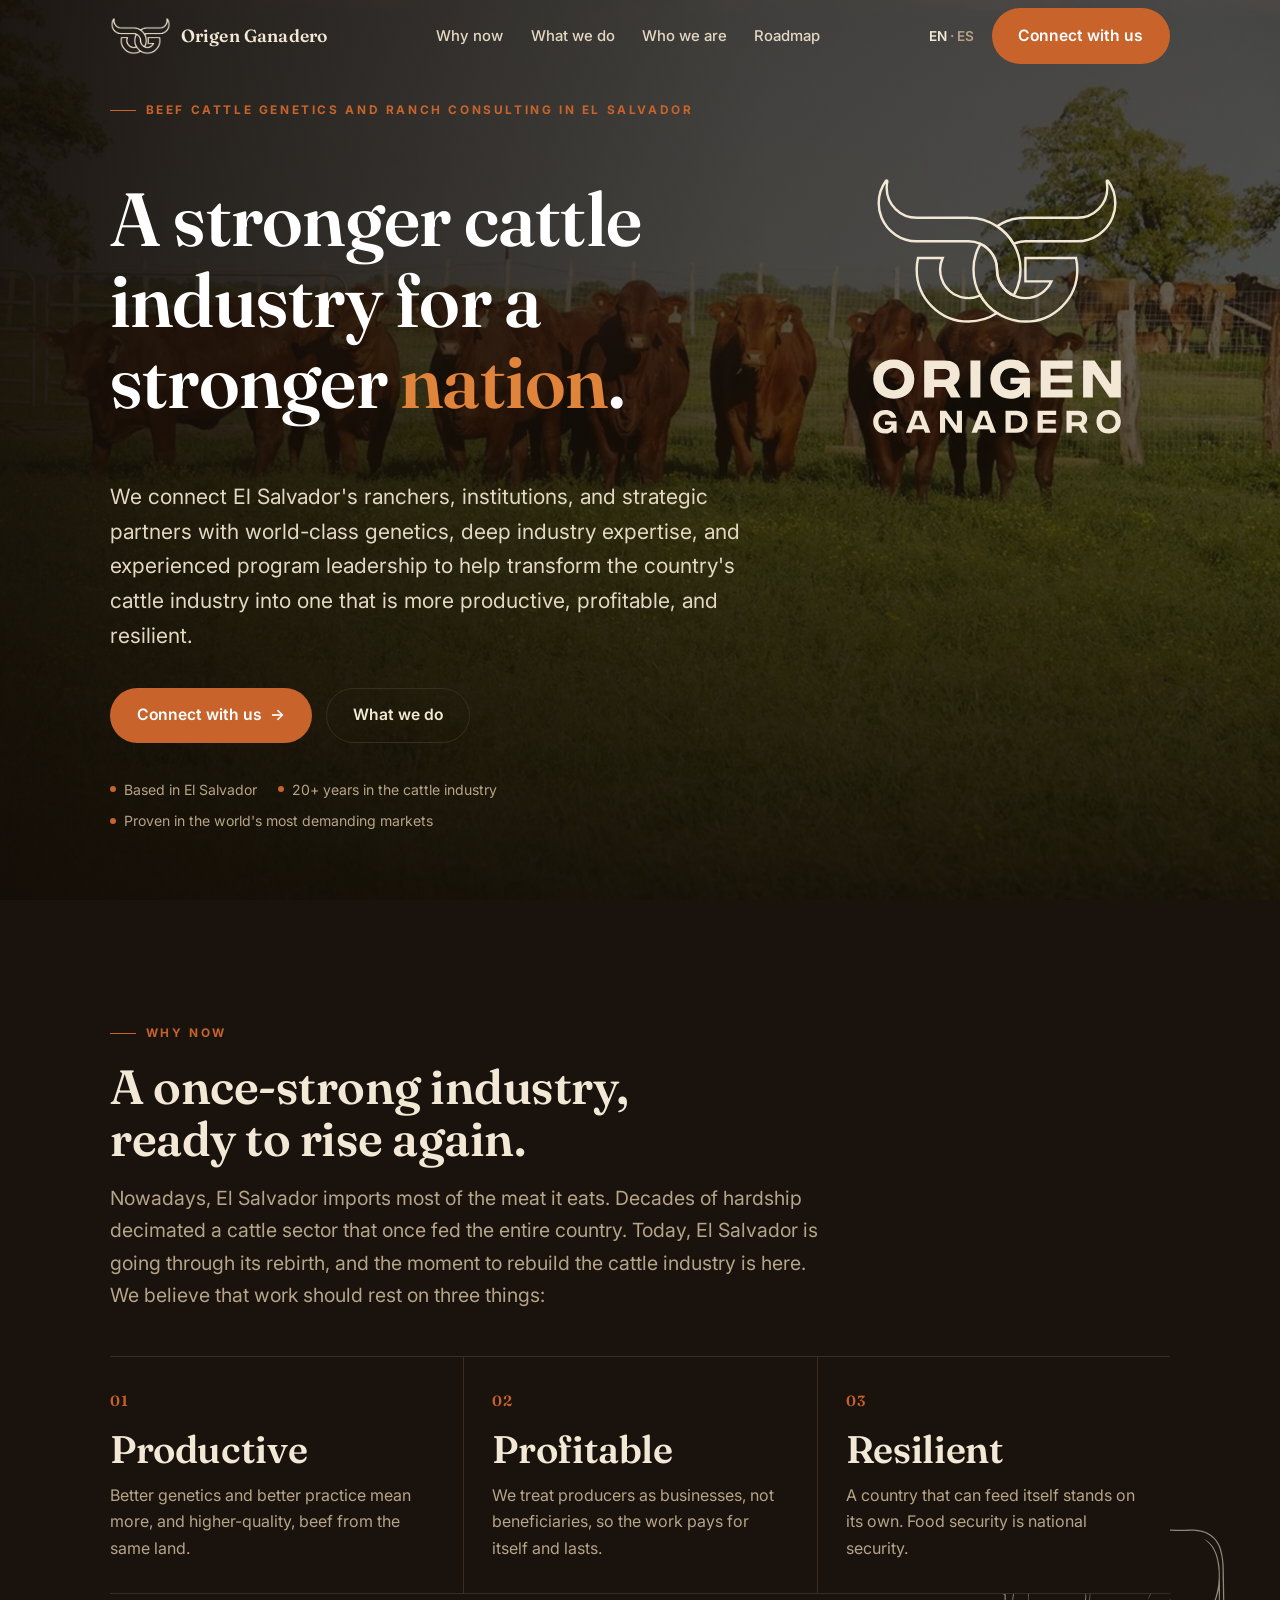
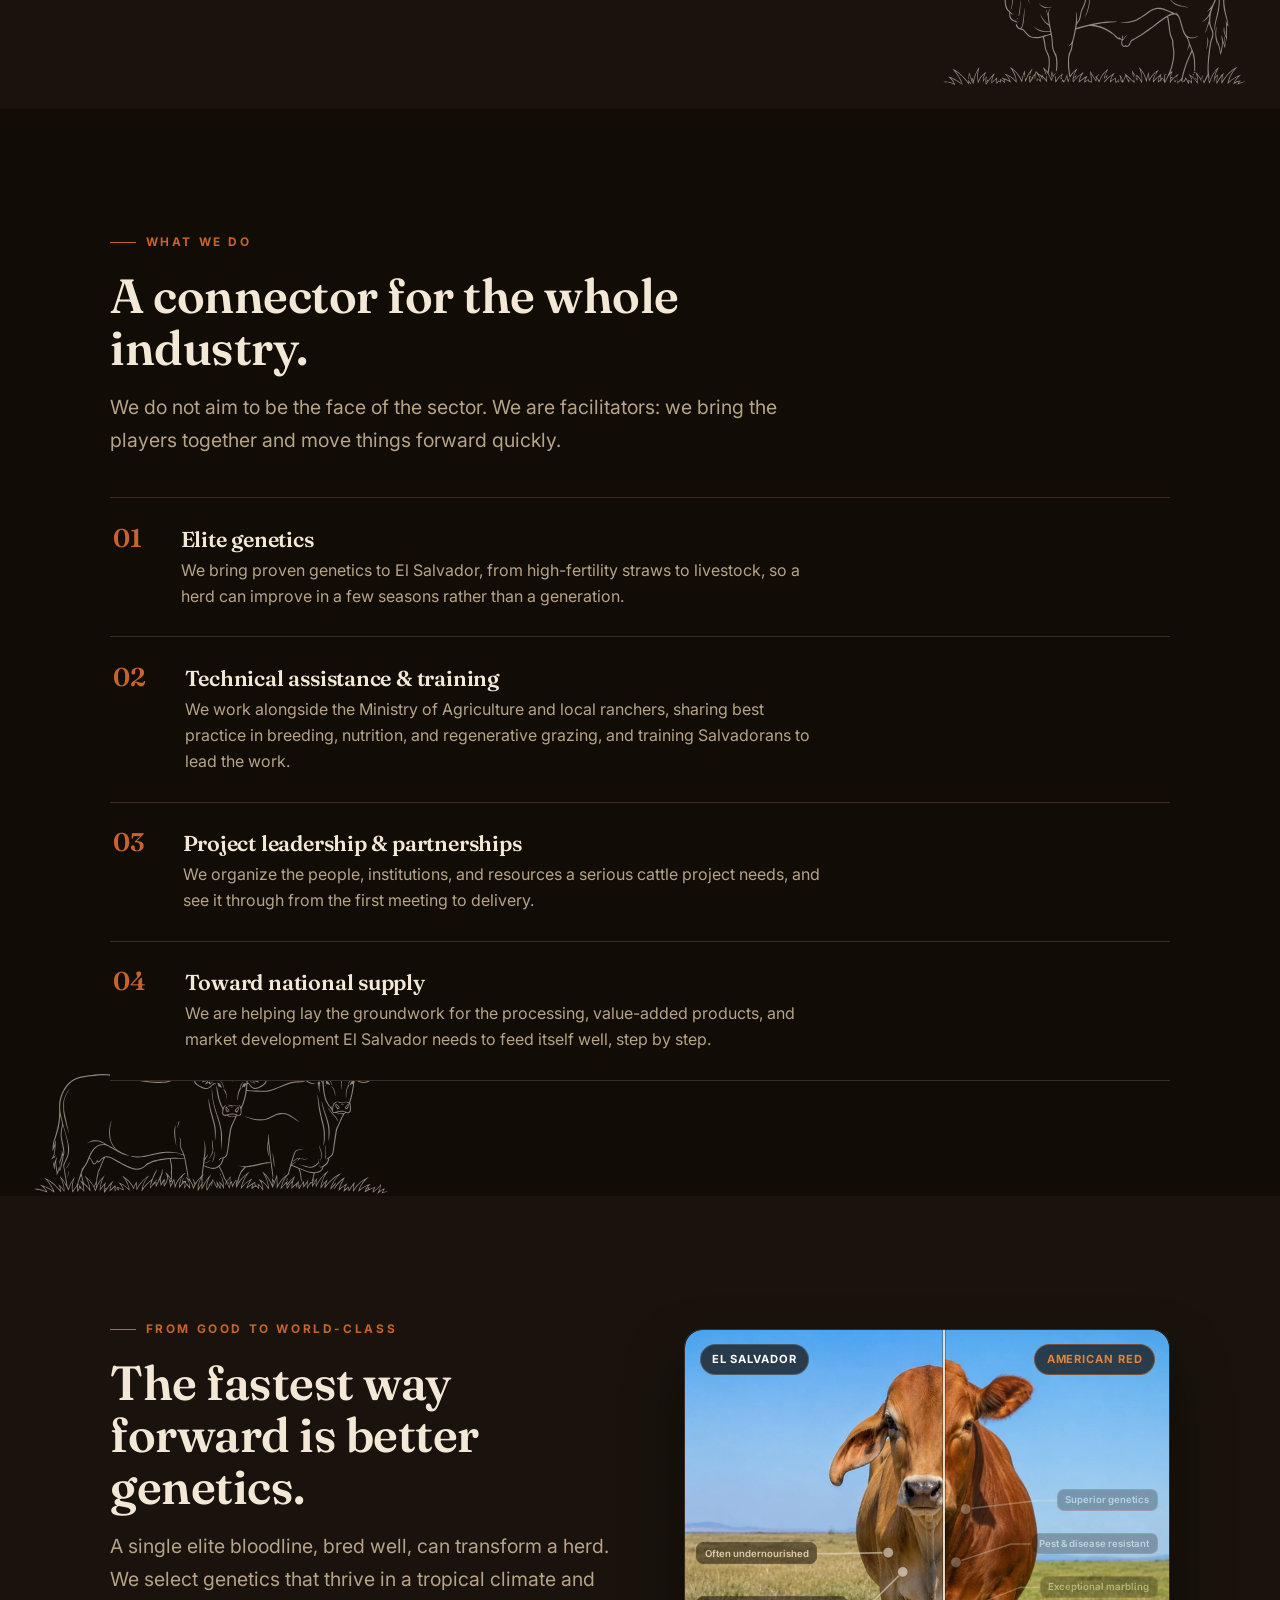
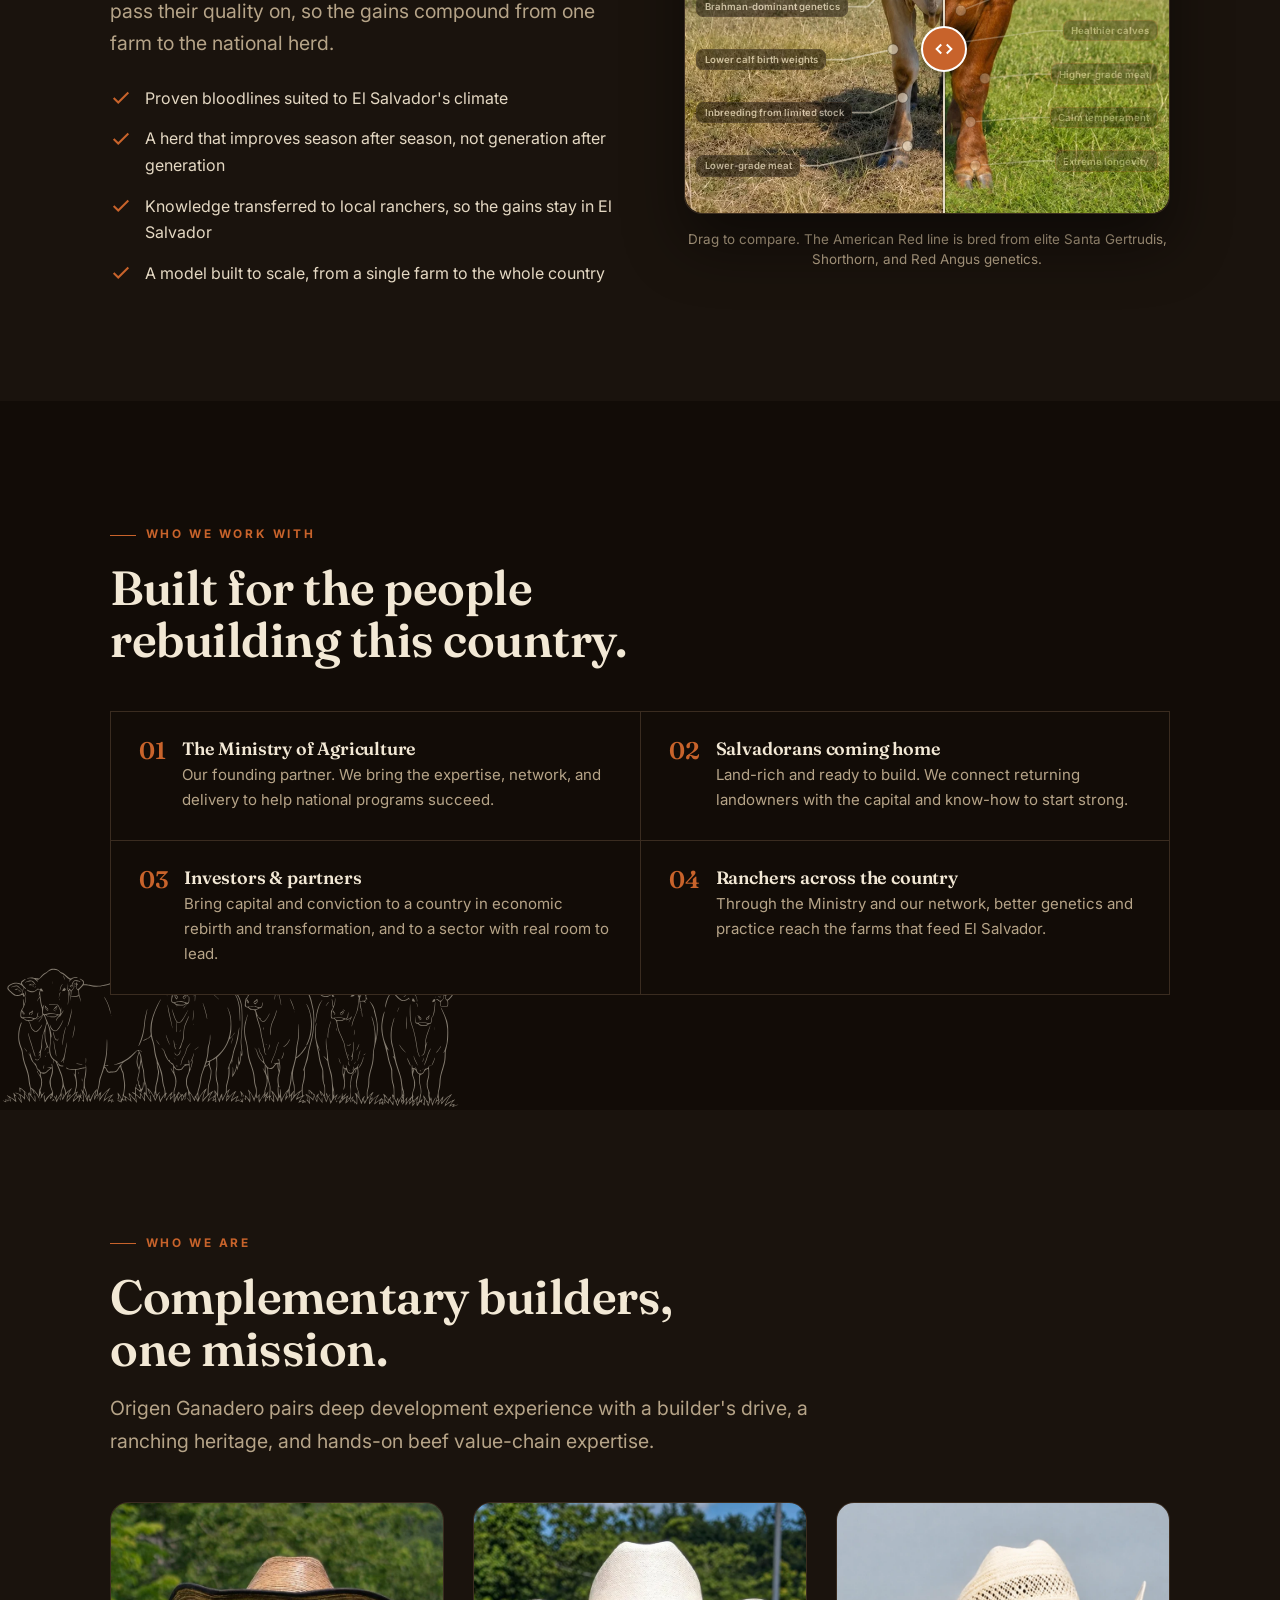
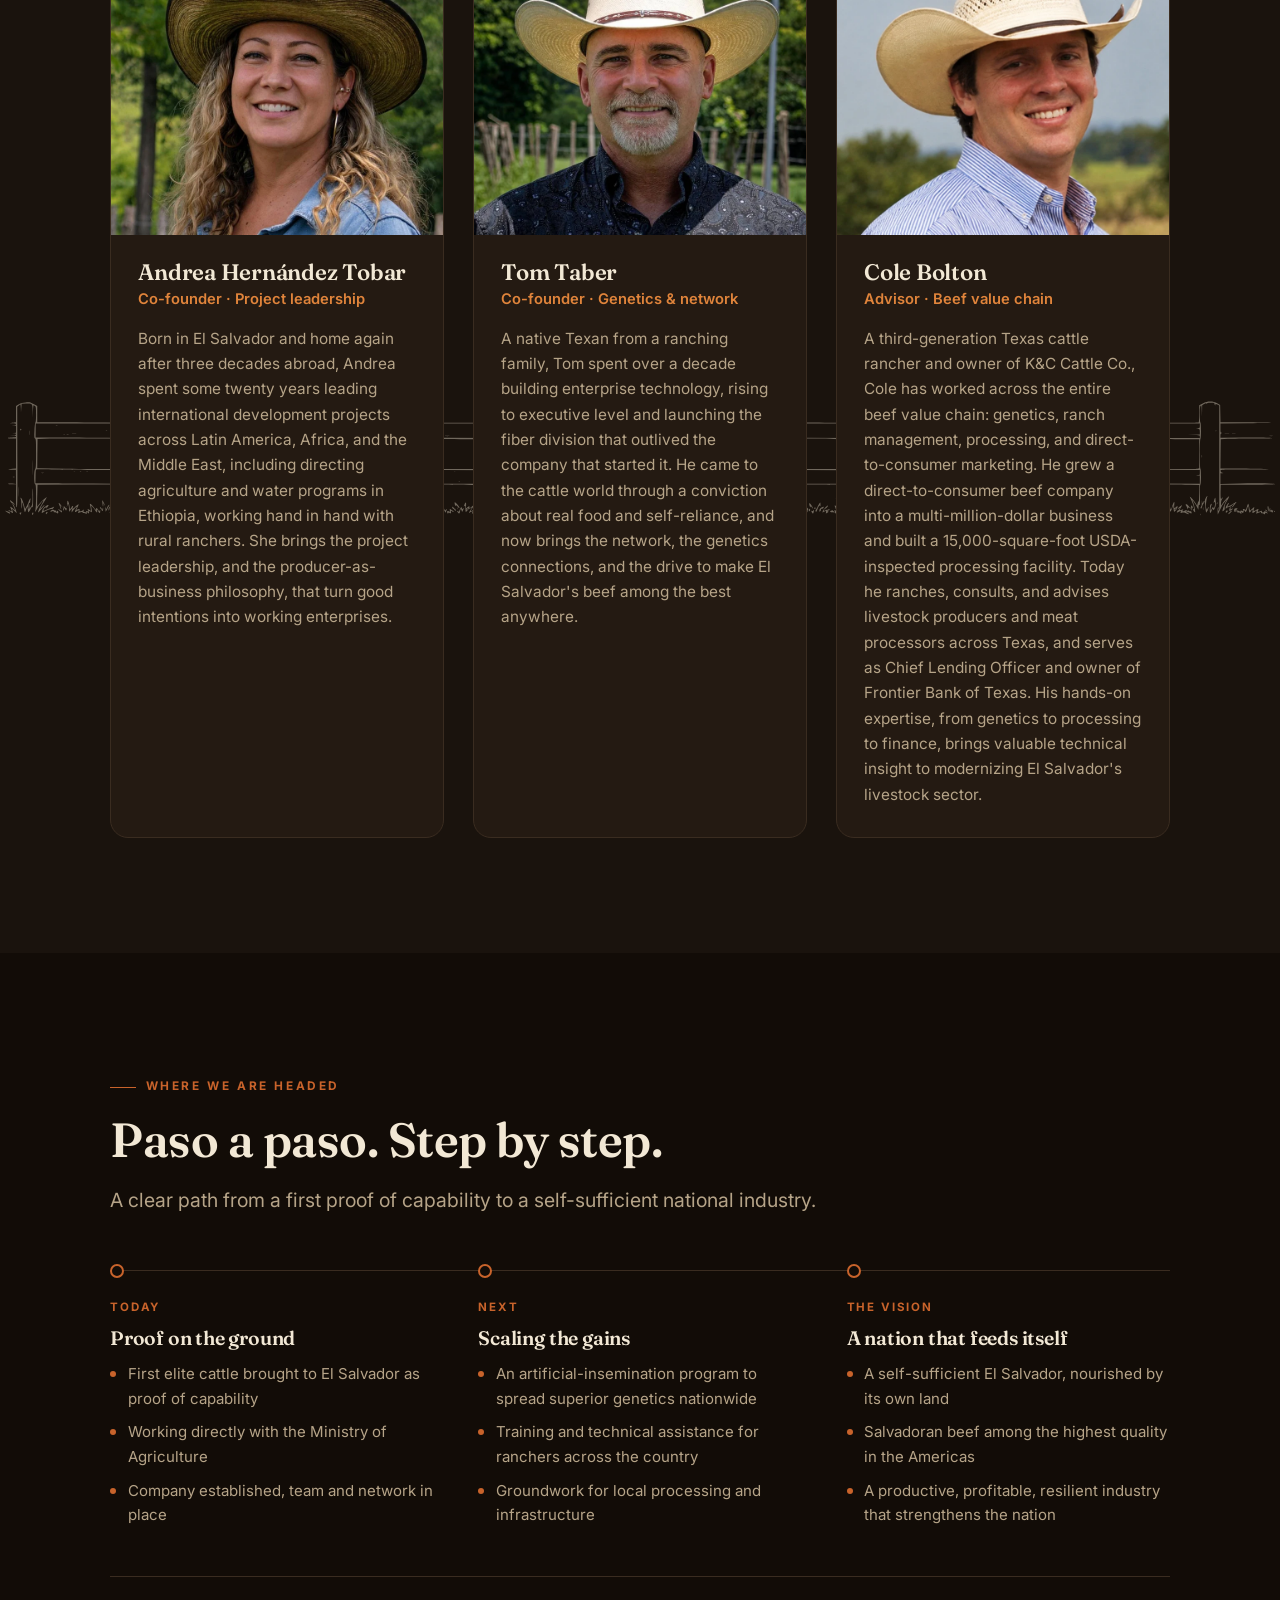
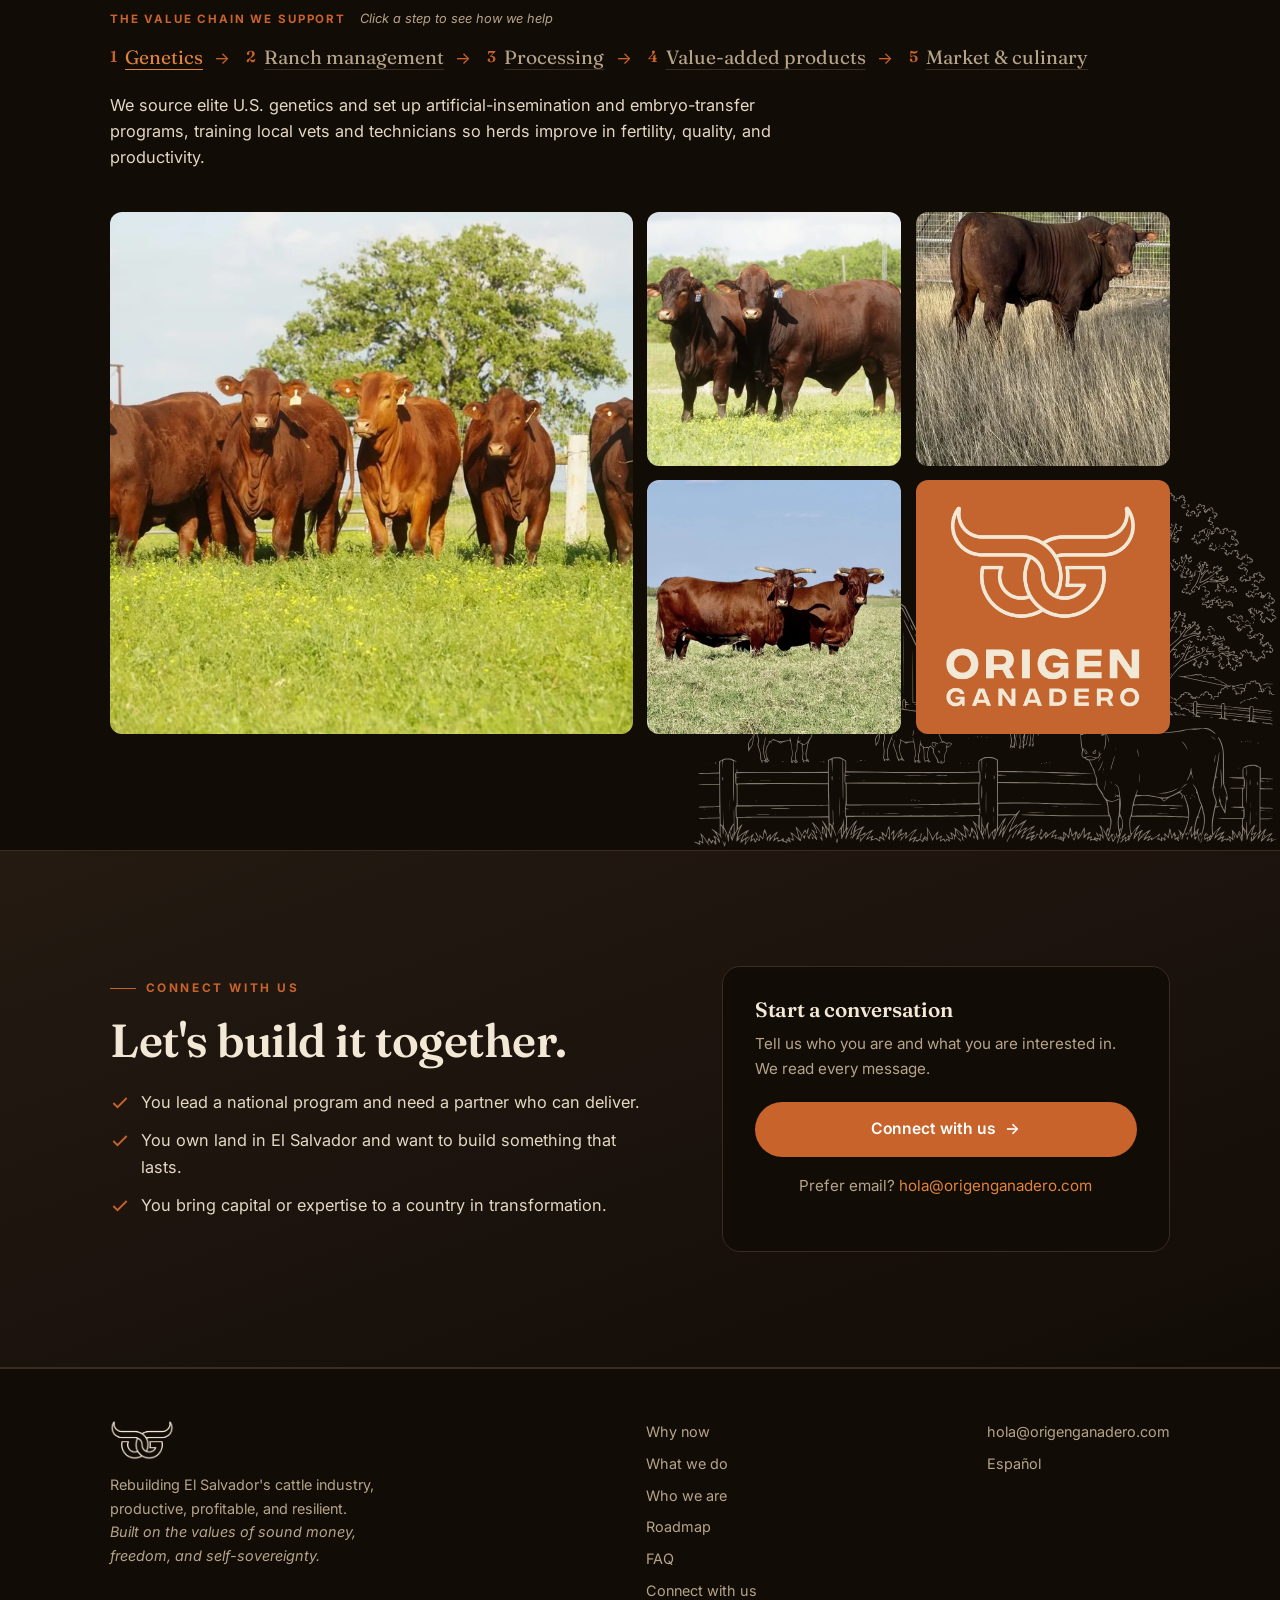
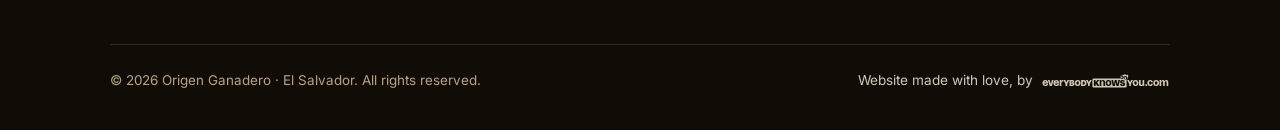
<file: index.html>
<!DOCTYPE html>
<html lang="en">
<head>
<meta charset="UTF-8">
<meta name="viewport" content="width=device-width, initial-scale=1.0">
<title>Origen Ganadero · Rebuilding El Salvador's Cattle Industry</title>
<meta name="description" content="Cattle genetics, artificial insemination, and ranch development in El Salvador, rebuilding the national herd with the Ministry of Agriculture.">
<meta name="keywords" content="Origen Ganadero, El Salvador cattle industry, ganadería El Salvador, cattle genetics El Salvador, genética bovina, artificial insemination cattle, embryo transfer, improve cattle genetics, beef cattle breeding, ranch management, regenerative ranching, beef processing El Salvador, value-added beef, technical assistance for ranchers, cattle value chain, Ministry of Agriculture, Ministerio de Agricultura y Ganadería, food security, seguridad alimentaria, cattle import El Salvador, sound money, self-sovereignty, Bitcoin">

<!-- Canonical + language alternates -->
<link rel="canonical" href="https://origenganadero.com/">
<link rel="alternate" hreflang="en" href="https://origenganadero.com/">
<link rel="alternate" hreflang="es" href="https://origenganadero.com/es/">
<link rel="alternate" hreflang="es-SV" href="https://origenganadero.com/es/">
<link rel="alternate" hreflang="x-default" href="https://origenganadero.com/">

<!-- Open Graph -->
<meta property="og:title" content="Origen Ganadero · Rebuilding El Salvador's Cattle Industry">
<meta property="og:description" content="Connecting El Salvador's ranchers, institutions, and partners with elite genetics, expertise, and project leadership for a productive, profitable, and resilient cattle industry.">
<meta property="og:type" content="website">
<meta property="og:url" content="https://origenganadero.com/">
<meta property="og:image" content="https://origenganadero.com/assets/images/social-share/og-cover.jpg">
<meta property="og:image:width" content="1200">
<meta property="og:image:height" content="630">
<meta property="og:image:alt" content="Cattle on green pasture · Origen Ganadero, El Salvador">
<meta property="og:site_name" content="Origen Ganadero">
<meta property="og:locale" content="en_US">
<meta property="og:locale:alternate" content="es_SV">

<!-- Twitter Card -->
<meta name="twitter:card" content="summary_large_image">
<meta name="twitter:title" content="Origen Ganadero · Rebuilding El Salvador's Cattle Industry">
<meta name="twitter:description" content="Connecting El Salvador's ranchers, institutions, and partners with elite genetics, expertise, and project leadership.">
<meta name="twitter:image" content="https://origenganadero.com/assets/images/social-share/og-cover.jpg">

<!-- Search -->
<meta name="robots" content="index, follow, max-image-preview:large, max-snippet:-1, max-video-preview:-1">
<meta name="author" content="Origen Ganadero">
<meta name="theme-color" content="#C8632B">
<meta name="geo.region" content="SV">
<meta name="geo.placename" content="El Salvador">
<meta http-equiv="content-language" content="en">

<!-- Icons -->
<link rel="icon" href="favicon.ico" sizes="any">
<link rel="icon" type="image/png" sizes="32x32" href="favicon-32x32.png">
<link rel="icon" type="image/png" sizes="16x16" href="favicon-16x16.png">
<link rel="apple-touch-icon" sizes="180x180" href="apple-touch-icon.png">
<link rel="manifest" href="site.webmanifest">

<!-- AI assistants: explicit link to llms.txt -->
<link rel="alternate" type="text/plain" title="llms.txt" href="https://origenganadero.com/llms.txt">

<!-- Performance: preload hero -->
<link rel="preload" as="image" href="assets/images/hero/hero-1600.webp" type="image/webp">

<!-- Fonts (async) -->
<link rel="preconnect" href="https://fonts.googleapis.com">
<link rel="preconnect" href="https://fonts.gstatic.com" crossorigin>
<link rel="preload" as="style" href="https://fonts.googleapis.com/css2?family=Fraunces:opsz,wght@9..144,400;9..144,500;9..144,600;9..144,700&family=Inter:wght@400;500;600;700&display=swap">
<link rel="stylesheet" href="https://fonts.googleapis.com/css2?family=Fraunces:opsz,wght@9..144,400;9..144,500;9..144,600;9..144,700&family=Inter:wght@400;500;600;700&display=swap" media="print" onload="this.media='all'">
<noscript><link rel="stylesheet" href="https://fonts.googleapis.com/css2?family=Fraunces:opsz,wght@9..144,400;9..144,600;9..144,700&family=Inter:wght@400;500;600;700&display=swap"></noscript>

<link rel="stylesheet" href="assets/css/tokens.css">
<link rel="stylesheet" href="assets/css/styles.css">

<!-- Schema.org: connected @graph -->
<script type="application/ld+json">
{
  "@context": "https://schema.org",
  "@graph": [
    {
      "@type": "Organization",
      "@id": "https://origenganadero.com/#org",
      "name": "Origen Ganadero",
      "url": "https://origenganadero.com/",
      "logo": "https://origenganadero.com/assets/images/logos/og-logo-color.webp",
      "image": "https://origenganadero.com/assets/images/social-share/og-cover.jpg",
      "slogan": "A stronger cattle industry for a stronger nation.",
      "description": "Origen Ganadero is an El Salvador based company rebuilding the national cattle industry. It connects ranchers, institutions, and strategic partners with world-class genetics, deep industry expertise, and experienced program leadership, in partnership with the Ministry of Agriculture (MAG).",
      "foundingDate": "2026",
      "foundingLocation": {
        "@type": "Place",
        "name": "El Salvador"
      },
      "areaServed": [
        {
          "@type": "Country",
          "name": "El Salvador"
        }
      ],
      "knowsLanguage": [
        "en",
        "es"
      ],
      "knowsAbout": [
        "Cattle genetics",
        "Bovine artificial insemination",
        "Embryo transfer",
        "Beef cattle breeding",
        "Livestock reproduction",
        "Ranch management",
        "Regenerative grazing",
        "Livestock nutrition",
        "Cattle health",
        "Meat processing",
        "Carcass utilization",
        "Value-added beef products",
        "Culinary and market development",
        "Agricultural technology",
        "Farmer capacity building",
        "Agricultural project management",
        "Food security",
        "El Salvador cattle industry"
      ],
      "email": "hola@origenganadero.com",
      "address": {
        "@type": "PostalAddress",
        "addressCountry": "SV",
        "addressRegion": "San Salvador",
        "addressLocality": "San Salvador"
      },
      "founder": [
        {
          "@type": "Person",
          "name": "Andrea Hernández Tobar",
          "jobTitle": "Co-founder",
          "nationality": {
            "@type": "Country",
            "name": "El Salvador"
          },
          "description": "Salvadoran development leader with around two decades directing international agriculture and water programs across Latin America, Africa, and the Middle East; leads project delivery and the producer-as-business approach.",
          "knowsAbout": [
            "Agricultural project management",
            "Market-based development",
            "Technical assistance for ranchers"
          ]
        },
        {
          "@type": "Person",
          "name": "Tom Taber",
          "alternateName": "Tomás Taber",
          "jobTitle": "Co-founder",
          "nationality": {
            "@type": "Country",
            "name": "United States"
          },
          "description": "Native Texan from a ranching family and former enterprise-technology executive; brings U.S. cattle-genetics connections and the network to rebuild El Salvador's herd.",
          "knowsAbout": [
            "Cattle genetics",
            "Beef cattle breeding",
            "Rancher networks"
          ]
        }
      ],
      "member": {
        "@type": "Person",
        "name": "Cole Bolton",
        "jobTitle": "Advisor",
        "affiliation": {
          "@type": "Organization",
          "name": "K&C Cattle Co., LLC"
        },
        "nationality": {
          "@type": "Country",
          "name": "United States"
        },
        "description": "Third-generation Texas cattle rancher and owner of K&C Cattle Co.; hands-on expertise across the beef value chain, from genetics and ranch management to USDA-inspected processing, direct-to-consumer marketing, and agricultural finance.",
        "knowsAbout": [
          "Beef production",
          "Meat processing",
          "Cattle genetics",
          "Direct-to-consumer beef marketing",
          "Agricultural finance"
        ]
      }
    },
    {
      "@type": "WebSite",
      "@id": "https://origenganadero.com/#website",
      "url": "https://origenganadero.com/",
      "name": "Origen Ganadero",
      "description": "Rebuilding El Salvador's cattle industry: world-class genetics, technical assistance, and program leadership.",
      "inLanguage": [
        "en",
        "es"
      ],
      "publisher": {
        "@id": "https://origenganadero.com/#org"
      }
    },
    {
      "@type": [
        "ProfessionalService",
        "LocalBusiness"
      ],
      "@id": "https://origenganadero.com/#service",
      "name": "Origen Ganadero",
      "description": "Cattle-industry development in El Salvador across the full value chain: genetics and reproduction, ranch management, processing, value-added products, and market and culinary development, in partnership with the Ministry of Agriculture.",
      "image": "https://origenganadero.com/assets/images/social-share/og-cover.jpg",
      "logo": "https://origenganadero.com/assets/images/logos/og-logo-color.webp",
      "url": "https://origenganadero.com/",
      "email": "hola@origenganadero.com",
      "slogan": "Productive, profitable, resilient.",
      "address": {
        "@type": "PostalAddress",
        "addressCountry": "SV",
        "addressRegion": "San Salvador",
        "addressLocality": "San Salvador"
      },
      "areaServed": [
        {
          "@type": "Country",
          "name": "El Salvador"
        }
      ],
      "provider": {
        "@id": "https://origenganadero.com/#org"
      },
      "knowsLanguage": [
        "en",
        "es"
      ],
      "currenciesAccepted": "USD",
      "paymentAccepted": "Bank transfer, Bitcoin",
      "serviceType": [
        "Cattle genetics import",
        "Bovine artificial insemination",
        "Embryo transfer",
        "Rancher technical assistance and training",
        "Regenerative ranch management",
        "Meat processing development",
        "Value-added beef products",
        "Culinary and market development",
        "Agricultural project management"
      ],
      "hasOfferCatalog": {
        "@id": "https://origenganadero.com/#catalog"
      },
      "parentOrganization": {
        "@id": "https://origenganadero.com/#org"
      }
    },
    {
      "@type": "OfferCatalog",
      "name": "Value chain we support",
      "itemListElement": [
        {
          "@type": "Offer",
          "itemOffered": {
            "@type": "Service",
            "name": "Genetics and reproduction",
            "description": "Elite U.S. cattle genetics with artificial-insemination and embryo-transfer programs, plus training for local vets and technicians, to improve fertility, quality, and productivity.",
            "provider": {
              "@id": "https://origenganadero.com/#org"
            }
          }
        },
        {
          "@type": "Offer",
          "itemOffered": {
            "@type": "Service",
            "name": "Ranch management",
            "description": "Regenerative grazing, forage and feeding programs, and low-stress cattle handling to raise productivity, soil health, and animal welfare.",
            "provider": {
              "@id": "https://origenganadero.com/#org"
            }
          }
        },
        {
          "@type": "Offer",
          "itemOffered": {
            "@type": "Service",
            "name": "Processing",
            "description": "Planning, designing, and costing meat-processing facilities and training staff in carcass utilization so more of each animal becomes quality product.",
            "provider": {
              "@id": "https://origenganadero.com/#org"
            }
          }
        },
        {
          "@type": "Offer",
          "itemOffered": {
            "@type": "Service",
            "name": "Value-added products",
            "description": "Whole-animal use, from organ meats and tallow to sausage, jerky, and specialty cuts, so producers capture more value from every head.",
            "provider": {
              "@id": "https://origenganadero.com/#org"
            }
          }
        },
        {
          "@type": "Offer",
          "itemOffered": {
            "@type": "Service",
            "name": "Market and culinary development",
            "description": "Chef training, consumer education, cooking demonstrations, and market-development initiatives that grow demand for quality beef.",
            "provider": {
              "@id": "https://origenganadero.com/#org"
            }
          }
        }
      ],
      "@id": "https://origenganadero.com/#catalog"
    }
  ]
}
</script>

</head>
<body>

<header class="site-header">
  <div class="wrap nav">
    <a class="brand" href="#top" aria-label="Origen Ganadero home">
      <img src="assets/images/logos/og-logo-cream.webp" alt="Origen Ganadero">
      <span class="brand-name">Origen Ganadero</span>
    </a>
    <nav class="nav-links" aria-label="Primary">
      <a href="#why">Why now</a>
      <a href="#what">What we do</a>
      <a href="#founders">Who we are</a>
      <a href="#roadmap">Roadmap</a>
    </nav>
    <div class="nav-right">
      <span class="lang"><span class="active">EN</span> · <a href="es/index.html">ES</a></span>
      <a class="btn btn--primary" href="https://forms.gle/qtm38CiH8gpXnsta9" target="_blank" rel="noopener">Connect with us</a>
      <button class="nav-toggle" aria-label="Open menu" aria-expanded="false">
        <svg viewBox="0 0 24 24" fill="none" stroke="currentColor" stroke-width="2"><line x1="3" y1="6" x2="21" y2="6"/><line x1="3" y1="12" x2="21" y2="12"/><line x1="3" y1="18" x2="21" y2="18"/></svg>
      </button>
    </div>
  </div>
</header>

<main id="top">

  <!-- HERO -->
  <section class="hero">
    <div class="hero__bg">
      <picture>
        <source media="(max-width:800px)" srcset="assets/images/hero/hero-800.webp">
        <img src="assets/images/hero/hero-1600.webp" alt="Healthy cattle on green pasture" fetchpriority="high">
      </picture>
    </div>
    <div class="hero__inner wrap">
      <img class="hero-logo" src="assets/images/logos/og-logo-mix-cream.svg" alt="Origen Ganadero logo" fetchpriority="high">
      <h1 class="eyebrow">Beef Cattle Genetics and Ranch Consulting in El Salvador</h1>
      <p class="hero__title">A stronger cattle industry for a stronger <span class="accent">nation</span>.</p>
      <p class="hero__sub">We connect El Salvador's ranchers, institutions, and strategic partners with world-class genetics, deep industry expertise, and experienced program leadership to help transform the country's cattle industry into one that is more productive, profitable, and resilient.</p>
      <div class="hero__cta">
        <a class="btn btn--primary" href="https://forms.gle/qtm38CiH8gpXnsta9" target="_blank" rel="noopener">Connect with us <span class="arrow">→</span></a>
        <a class="btn btn--ghost" href="#what">What we do</a>
      </div>
      <div class="hero__meta">
        <span>Based in El Salvador</span>
        <span>20+ years in the cattle industry</span>
        <span>Proven in the world's most demanding markets</span>
      </div>
    </div>
  </section>

  <!-- WHY / MISSION -->
  <section id="why" class="band band--decor">
    <img class="decor decor--cow-r" src="assets/images/decor/cow.svg" alt="" aria-hidden="true">
    <div class="wrap">
      <span class="eyebrow reveal">Why now</span>
      <h2 class="section-title reveal">A once-strong industry, ready to rise again.</h2>
      <p class="lead reveal">Nowadays, El Salvador imports most of the meat it eats. Decades of hardship decimated a cattle sector that once fed the entire country. Today, El Salvador is going through its rebirth, and the moment to rebuild the cattle industry is here. We believe that work should rest on three things:</p>
      <div class="pillars">
        <div class="pillar reveal">
          <h3>Productive</h3>
          <p>Better genetics and better practice mean more, and higher-quality, beef from the same land.</p>
        </div>
        <div class="pillar reveal">
          <h3>Profitable</h3>
          <p>We treat producers as businesses, not beneficiaries, so the work pays for itself and lasts.</p>
        </div>
        <div class="pillar reveal">
          <h3>Resilient</h3>
          <p>A country that can feed itself stands on its own. Food security is national security.</p>
        </div>
      </div>
    </div>
  </section>

  <!-- WHAT WE DO -->
  <section id="what" class="band band--deep band--decor">
    <img class="decor decor--cow-l" src="assets/images/decor/two-cows.svg" alt="" aria-hidden="true">
    <div class="wrap">
      <span class="eyebrow reveal">What we do</span>
      <h2 class="section-title reveal">A connector for the whole industry.</h2>
      <p class="lead reveal">We do not aim to be the face of the sector. We are facilitators: we bring the players together and move things forward quickly.</p>
      <div class="cards">
        <div class="card reveal">
          <span class="card__num">01</span>
          <h3>Elite genetics</h3>
          <p>We bring proven genetics to El Salvador, from high-fertility straws to livestock, so a herd can improve in a few seasons rather than a generation.</p>
        </div>
        <div class="card reveal">
          <span class="card__num">02</span>
          <h3>Technical assistance &amp; training</h3>
          <p>We work alongside the Ministry of Agriculture and local ranchers, sharing best practice in breeding, nutrition, and regenerative grazing, and training Salvadorans to lead the work.</p>
        </div>
        <div class="card reveal">
          <span class="card__num">03</span>
          <h3>Project leadership &amp; partnerships</h3>
          <p>We organize the people, institutions, and resources a serious cattle project needs, and see it through from the first meeting to delivery.</p>
        </div>
        <div class="card reveal">
          <span class="card__num">04</span>
          <h3>Toward national supply</h3>
          <p>We are helping lay the groundwork for the processing, value-added products, and market development El Salvador needs to feed itself well, step by step.</p>
        </div>
      </div>
    </div>
  </section>

  <!-- PROBLEM / SOLUTION -->
  <section id="solution" class="band">
    <div class="wrap split">
      <div class="split__copy">
        <span class="eyebrow reveal">From good to world-class</span>
        <h2 class="section-title reveal">The fastest way forward is better genetics.</h2>
        <p class="lead reveal">A single elite bloodline, bred well, can transform a herd. We select genetics that thrive in a tropical climate and pass their quality on, so the gains compound from one farm to the national herd.</p>
        <ul class="checklist reveal">
          <li><svg viewBox="0 0 24 24" fill="none" stroke="currentColor" stroke-width="2.2"><polyline points="20 6 9 17 4 12"/></svg> Proven bloodlines suited to El Salvador's climate</li>
          <li><svg viewBox="0 0 24 24" fill="none" stroke="currentColor" stroke-width="2.2"><polyline points="20 6 9 17 4 12"/></svg> A herd that improves season after season, not generation after generation</li>
          <li><svg viewBox="0 0 24 24" fill="none" stroke="currentColor" stroke-width="2.2"><polyline points="20 6 9 17 4 12"/></svg> Knowledge transferred to local ranchers, so the gains stay in El Salvador</li>
          <li><svg viewBox="0 0 24 24" fill="none" stroke="currentColor" stroke-width="2.2"><polyline points="20 6 9 17 4 12"/></svg> A model built to scale, from a single farm to the whole country</li>
        </ul>
      </div>
      <div class="split__media reveal">
        <div class="compare">
          <div class="compare__frame">
            <img class="compare__img" src="assets/images/gallery/comparison-es-cattle.webp" alt="A typical El Salvador cow on sparse, dry pasture" loading="lazy">
            <span class="compare__label compare__label--left">El Salvador</span>
            <div class="compare__overlay">
              <img class="compare__img" src="assets/images/gallery/comparison-american-red.webp" alt="A muscular American Red cow on lush green pasture" loading="lazy">
              <span class="compare__label compare__label--right">American Red</span>
            </div>
            <div class="compare__tags compare__tags--es">
              <svg class="compare__leaders" viewBox="0 0 100 100" preserveAspectRatio="none" aria-hidden="true"></svg>
              <span class="ctag ctag--left ctag--es1">Often undernourished</span>
              <span class="ctag ctag--left ctag--es2">Brahman-dominant genetics</span>
              <span class="ctag ctag--left ctag--es3">Lower calf birth weights</span>
              <span class="ctag ctag--left ctag--es4">Inbreeding from limited stock</span>
              <span class="ctag ctag--left ctag--es5">Lower-grade meat</span>
            </div>
            <div class="compare__tags compare__tags--ar">
              <svg class="compare__leaders" viewBox="0 0 100 100" preserveAspectRatio="none" aria-hidden="true"></svg>
              <span class="ctag ctag--right ctag--ar1">Superior genetics</span>
              <span class="ctag ctag--right ctag--ar2">Pest &amp; disease resistant</span>
              <span class="ctag ctag--right ctag--ar3">Exceptional marbling</span>
              <span class="ctag ctag--right ctag--ar4">Healthier calves</span>
              <span class="ctag ctag--right ctag--ar5">Higher-grade meat</span>
              <span class="ctag ctag--right ctag--ar6">Calm temperament</span>
              <span class="ctag ctag--right ctag--ar7">Extreme longevity</span>
            </div>
            <div class="compare__divider"></div>
            <button class="compare__handle" type="button" role="slider" aria-label="Drag to compare a typical El Salvador cow with an American Red" aria-valuemin="0" aria-valuemax="100" aria-valuenow="48" tabindex="0">
              <svg viewBox="0 0 24 24" fill="none" stroke="currentColor" stroke-width="2.2"><polyline points="9 7 4 12 9 17"/><polyline points="15 7 20 12 15 17"/></svg>
            </button>
          </div>
          <p class="compare__caption">Drag to compare. The American Red line is bred from elite Santa Gertrudis, Shorthorn, and Red Angus genetics.</p>
        </div>
      </div>
    </div>
  </section>

  <!-- AUDIENCE -->
  <section id="audience" class="band band--deep band--decor">
    <img class="decor decor--herd-l" src="assets/images/decor/herd.svg" alt="" aria-hidden="true">
    <div class="wrap">
      <span class="eyebrow reveal">Who we work with</span>
      <h2 class="section-title reveal">Built for the people rebuilding this country.</h2>
      <div class="audience">
        <div class="aud reveal"><span class="aud__n">01</span><div><h3>The Ministry of Agriculture</h3><p>Our founding partner. We bring the expertise, network, and delivery to help national programs succeed.</p></div></div>
        <div class="aud reveal"><span class="aud__n">02</span><div><h3>Salvadorans coming home</h3><p>Land-rich and ready to build. We connect returning landowners with the capital and know-how to start strong.</p></div></div>
        <div class="aud reveal"><span class="aud__n">03</span><div><h3>Investors &amp; partners</h3><p>Bring capital and conviction to a country in economic rebirth and transformation, and to a sector with real room to lead.</p></div></div>
        <div class="aud reveal"><span class="aud__n">04</span><div><h3>Ranchers across the country</h3><p>Through the Ministry and our network, better genetics and practice reach the farms that feed El Salvador.</p></div></div>
      </div>
    </div>
  </section>

  <!-- FOUNDERS -->
  <section id="founders" class="band band--decor">
    <img class="decor decor--fence" src="assets/images/decor/fence.svg" alt="" aria-hidden="true">
    <div class="wrap">
      <span class="eyebrow reveal">Who we are</span>
      <h2 class="section-title reveal">Complementary builders, one mission.</h2>
      <p class="lead reveal">Origen Ganadero pairs deep development experience with a builder's drive, a ranching heritage, and hands-on beef value-chain expertise.</p>
      <div class="founders">
        <article class="founder reveal">
          <div class="founder__img"><img src="assets/images/team/andrea-hernandez-tobar-origen-ganadero.webp" alt="Andrea Hernández Tobar, co-founder of Origen Ganadero" loading="lazy"></div>
          <div class="founder__body">
            <h3>Andrea Hernández Tobar</h3>
            <span class="founder__role">Co-founder · Project leadership</span>
            <p>Born in El Salvador and home again after three decades abroad, Andrea spent some twenty years leading international development projects across Latin America, Africa, and the Middle East, including directing agriculture and water programs in Ethiopia, working hand in hand with rural ranchers. She brings the project leadership, and the producer-as-business philosophy, that turn good intentions into working enterprises.</p>
          </div>
        </article>
        <article class="founder reveal">
          <div class="founder__img"><img src="assets/images/team/tom-taber-origen-ganadero.webp" alt="Tom Taber, co-founder of Origen Ganadero" loading="lazy"></div>
          <div class="founder__body">
            <h3>Tom Taber</h3>
            <span class="founder__role">Co-founder · Genetics &amp; network</span>
            <p>A native Texan from a ranching family, Tom spent over a decade building enterprise technology, rising to executive level and launching the fiber division that outlived the company that started it. He came to the cattle world through a conviction about real food and self-reliance, and now brings the network, the genetics connections, and the drive to make El Salvador's beef among the best anywhere.</p>
          </div>
        </article>
        <article class="founder reveal">
          <div class="founder__img"><img src="assets/images/team/cole-bolton-origen-ganadero.webp" alt="Cole Bolton, advisor to Origen Ganadero" loading="lazy"></div>
          <div class="founder__body">
            <h3>Cole Bolton</h3>
            <span class="founder__role">Advisor · Beef value chain</span>
            <p>A third-generation Texas cattle rancher and owner of K&amp;C Cattle Co., Cole has worked across the entire beef value chain: genetics, ranch management, processing, and direct-to-consumer marketing. He grew a direct-to-consumer beef company into a multi-million-dollar business and built a 15,000-square-foot USDA-inspected processing facility. Today he ranches, consults, and advises livestock producers and meat processors across Texas, and serves as Chief Lending Officer and owner of Frontier Bank of Texas. His hands-on expertise, from genetics to processing to finance, brings valuable technical insight to modernizing El Salvador's livestock sector.</p>
          </div>
        </article>
      </div>
    </div>
  </section>

  <!-- ROADMAP -->
  <section id="roadmap" class="band band--deep band--decor">
    <img class="decor decor--ranch-r" src="assets/images/decor/ranch.svg" alt="" aria-hidden="true">
    <div class="wrap">
      <span class="eyebrow reveal">Where we are headed</span>
      <h2 class="section-title reveal">Paso a paso. Step by step.</h2>
      <p class="lead reveal">A clear path from a first proof of capability to a self-sufficient national industry.</p>
      <div class="timeline">
        <div class="tl reveal">
          <div class="tl__phase">Today</div>
          <h3>Proof on the ground</h3>
          <ul>
            <li>First elite cattle brought to El Salvador as proof of capability</li>
            <li>Working directly with the Ministry of Agriculture</li>
            <li>Company established, team and network in place</li>
          </ul>
        </div>
        <div class="tl reveal">
          <div class="tl__phase">Next</div>
          <h3>Scaling the gains</h3>
          <ul>
            <li>An artificial-insemination program to spread superior genetics nationwide</li>
            <li>Training and technical assistance for ranchers across the country</li>
            <li>Groundwork for local processing and infrastructure</li>
          </ul>
        </div>
        <div class="tl reveal">
          <div class="tl__phase">The vision</div>
          <h3>A nation that feeds itself</h3>
          <ul>
            <li>A self-sufficient El Salvador, nourished by its own land</li>
            <li>Salvadoran beef among the highest quality in the Americas</li>
            <li>A productive, profitable, resilient industry that strengthens the nation</li>
          </ul>
        </div>
      </div>
      <div class="chain reveal">
        <div class="chain__head">
          <span class="chain__label">The value chain we support</span>
          <span class="chain__hint">Click a step to see how we help</span>
        </div>
        <ul class="chain__row" aria-label="Value chain">
          <li><button type="button" class="chain__step is-active" data-step="0" aria-pressed="true">Genetics</button></li>
          <li><button type="button" class="chain__step" data-step="1" aria-pressed="false">Ranch management</button></li>
          <li><button type="button" class="chain__step" data-step="2" aria-pressed="false">Processing</button></li>
          <li><button type="button" class="chain__step" data-step="3" aria-pressed="false">Value-added products</button></li>
          <li><button type="button" class="chain__step" data-step="4" aria-pressed="false">Market &amp; culinary</button></li>
        </ul>
        <div class="chain__panel" aria-live="polite">
          <p class="chain__desc is-active" data-step="0">We source elite U.S. genetics and set up artificial-insemination and embryo-transfer programs, training local vets and technicians so herds improve in fertility, quality, and productivity.</p>
          <p class="chain__desc" data-step="1">We advise on regenerative grazing, forage, and feeding programs, and train producers in low-stress cattle handling, to raise productivity, soil health, and animal welfare.</p>
          <p class="chain__desc" data-step="2">We help plan, design, and cost meat-processing facilities and train butchers and staff on carcass utilization, so more of each animal becomes quality product.</p>
          <p class="chain__desc" data-step="3">We help turn the whole animal into value, from organ meats and tallow to sausage, jerky, and specialty cuts, so producers capture more from every head.</p>
          <p class="chain__desc" data-step="4">We train chefs and educate consumers, with cooking demonstrations and market-development initiatives that grow demand for quality, well-prepared beef.</p>
        </div>
      </div>
      <div class="gallery" aria-label="From the field">
        <a href="assets/images/gallery/cattle-herd-green-pasture-texas.webp" target="_blank" rel="noopener"><img src="assets/images/gallery/cattle-herd-green-pasture-texas.webp" alt="A herd of cattle on lush green pasture" loading="lazy"></a>
        <a href="assets/images/gallery/two-bulls-ranch-texas.webp" target="_blank" rel="noopener"><img src="assets/images/gallery/two-bulls-ranch-texas.webp" alt="Two breeding bulls on a ranch" loading="lazy"></a>
        <a href="assets/images/gallery/premium-heifer-texas-zoom.webp" target="_blank" rel="noopener"><img src="assets/images/gallery/premium-heifer-texas-zoom.webp" alt="A premium American Red heifer" loading="lazy"></a>
        <a href="assets/images/gallery/es-cattle-not-delivered.webp" target="_blank" rel="noopener"><img src="assets/images/gallery/es-cattle-not-delivered.webp" alt="Cattle in El Salvador" loading="lazy"></a>
        <a href="assets/images/gallery/origen-ganadero-logo-orange.webp" target="_blank" rel="noopener"><img src="assets/images/gallery/origen-ganadero-logo-orange.webp" alt="Origen Ganadero logo" loading="lazy"></a>
      </div>
    </div>
  </section>

  <!-- CTA -->
  <section id="connect" class="band cta">
    <div class="wrap cta__inner">
      <div>
        <span class="eyebrow reveal">Connect with us</span>
        <h2 class="reveal">Let's build it together.</h2>
        <ul class="who reveal">
          <li><svg viewBox="0 0 24 24" fill="none" stroke="currentColor" stroke-width="2.2"><polyline points="20 6 9 17 4 12"/></svg> You lead a national program and need a partner who can deliver.</li>
          <li><svg viewBox="0 0 24 24" fill="none" stroke="currentColor" stroke-width="2.2"><polyline points="20 6 9 17 4 12"/></svg> You own land in El Salvador and want to build something that lasts.</li>
          <li><svg viewBox="0 0 24 24" fill="none" stroke="currentColor" stroke-width="2.2"><polyline points="20 6 9 17 4 12"/></svg> You bring capital or expertise to a country in transformation.</li>
        </ul>
      </div>
      <div class="cta__card reveal">
        <h3>Start a conversation</h3>
        <p>Tell us who you are and what you are interested in. We read every message.</p>
        <a class="btn btn--primary" href="https://forms.gle/qtm38CiH8gpXnsta9" target="_blank" rel="noopener">Connect with us <span class="arrow">→</span></a>
        <p class="cta__note">Prefer email? <a href="mailto:hola@origenganadero.com">hola@origenganadero.com</a></p>
      </div>
    </div>
  </section>

</main>

<footer class="site-footer">
  <div class="wrap">
    <div class="footer-grid">
      <div class="footer-col">
        <div class="footer-brand">
          <img src="assets/images/logos/og-logo-cream.webp" alt="Origen Ganadero">
        </div>
        <p>Rebuilding El Salvador's cattle industry, productive, profitable, and resilient.</p>
        <p class="footer-ethos">Built on the values of sound money, freedom, and self-sovereignty.</p>
      </div>
      <div class="footer-col">
        <div class="footer-links">
          <a href="#why">Why now</a>
          <a href="#what">What we do</a>
          <a href="#founders">Who we are</a>
          <a href="#roadmap">Roadmap</a>
      <a href="faq/index.html">FAQ</a>
          <a href="https://forms.gle/qtm38CiH8gpXnsta9" target="_blank" rel="noopener">Connect with us</a>
        </div>
      </div>
      <div class="footer-col">
        <div class="footer-links">
          <a href="mailto:hola@origenganadero.com">hola@origenganadero.com</a>
          <a href="es/index.html">Español</a>
          
          
        </div>
      </div>
    </div>
    <div class="footer-bottom">
      <small>© <span data-year>2026</span> Origen Ganadero · El Salvador. All rights reserved.</small>
      <a class="eky-credit" href="https://everybodyknowsyou.com" target="_blank" rel="noopener" aria-label="Website made with love by everybodyknowsyou.com">
        <span class="eky-credit__text">Website made with love, by</span>
<?xml version="1.0" encoding="UTF-8"?>
<svg role="img" aria-label="everybodyknowsyou.com" id="Layer_1" data-name="Layer 1" xmlns="http://www.w3.org/2000/svg" viewBox="0 0 1296.95 160.34">
  <defs>
    <style>
            .cls-1 { fill: var(--eky-bg, #ffffff); }
      .cls-2 { fill: var(--eky-fg, currentColor); }
    </style>
  </defs>
  <g>
    <g>
      <g>
        <rect class="cls-2" x="515.16" y="55.21" width="342.62" height="90.52" rx="12" ry="12"/>
        <path class="cls-1" d="M530.13,71.12h16.6v15.46l-.24,6.96h.32l3.32-4.61,15.14-17.81h19.83l-22.02,25.02,22.18,33.68h-19.92l-13.76-20.73-4.86,5.34v15.38h-16.6v-58.69Z"/>
        <path class="cls-1" d="M604.13,71.12v8.01h.32c4.53-6.23,10.53-9.23,18.54-9.23,12.47,0,18.94,7.29,18.94,22.02v37.89h-16.6v-35.3c0-7.69-2.75-10.85-8.58-10.85-7.21,0-11.82,4.7-11.82,12.14v34h-16.6v-58.69h15.79Z"/>
        <path class="cls-1" d="M647.37,100.43c0-17.57,11.09-30.52,29.31-30.52s29.31,12.95,29.31,30.52-11.09,30.6-29.31,30.6-29.31-13.03-29.31-30.6ZM688.66,100.43c0-9.8-3.81-17.16-11.98-17.16s-11.98,7.37-11.98,17.16,3.81,17.24,11.98,17.24,11.98-7.45,11.98-17.24Z"/>
        <path class="cls-1" d="M705.66,71.12h17.57l6.64,35.62c.41,2.02.73,4.86,1.14,6.88h.32l1.21-6.88,6.88-35.62h18.54l7.45,35.62,1.29,6.88h.32l1.05-6.88,5.99-35.62h17.24l-13.28,58.69h-21.53l-6.64-32.38-1.29-6.88h-.32l-1.21,6.88-6.56,32.38h-21.45l-13.36-58.69Z"/>
        <path class="cls-1" d="M791.81,110.79l17-.08c.57,4.78,3.72,7.53,9.31,7.53,4.61,0,7.85-1.7,7.85-5.26,0-2.67-1.78-4.37-5.59-5.26l-14.09-3.24c-8.98-2.02-13.84-7.77-13.84-16.27,0-11.5,8.99-18.3,24.69-18.3,14.65,0,23.56,6.96,23.8,18.05h-17c-.49-3.32-2.67-5.67-7.69-5.67-4.37,0-7.21,1.54-7.21,4.61,0,2.43,1.7,3.81,5.59,4.7l14.09,3.24c9.23,2.1,14.09,8.18,14.09,16.84,0,12.71-10.28,19.35-24.77,19.35-16.19,0-25.99-7.77-26.23-20.24Z"/>
      </g>
      <g>
        <path class="cls-2" d="M918.06,100.39c0-17.57,11.09-30.52,29.31-30.52s29.31,12.95,29.31,30.52-11.09,30.6-29.31,30.6-29.31-13.03-29.31-30.6ZM959.34,100.39c0-9.8-3.81-17.16-11.98-17.16s-11.98,7.37-11.98,17.16,3.81,17.24,11.98,17.24,11.98-7.45,11.98-17.24Z"/>
        <path class="cls-2" d="M1018.85,129.78v-7.85h-.32c-4.61,6.15-10.52,9.07-17.89,9.07-11.98,0-18.46-7.29-18.46-21.94v-37.97h16.6v35.38c0,7.69,2.83,10.77,8.18,10.77,6.56,0,11.09-4.61,11.09-12.63v-33.52h16.6v58.69h-15.79Z"/>
        <path class="cls-2" d="M884.01,109.52l-20.4-38.4h17.84l8.26,17.75c.99,2.06,1.9,4.96,2.89,7.02h.33c.91-2.06,1.82-4.96,2.72-7.02l7.85-17.75h17.51l-20.07,38.57v21.31h-16.93v-21.47Z"/>
      </g>
      <g>
        <path class="cls-2" d="M14.66,100.39c0-17.97,10.85-30.52,29.55-30.52s28.01,12.47,27.36,34.41h-39.35c.89,8.91,4.53,14.01,11.66,14.01,5.67,0,9.31-3,10.44-8.5h16.76c-2.19,13.28-12.31,21.21-26.88,21.21-18.7,0-29.55-12.63-29.55-30.6ZM54.58,92.54c-1.05-6.56-4.78-9.96-10.36-9.96s-9.8,3.64-11.42,9.96h21.78Z"/>
        <path class="cls-2" d="M69.8,71.09h17.49l9.47,35.62c.57,2.02,1.05,4.86,1.62,6.88h.32l1.54-6.88,8.99-35.62h17.16l-17.81,58.69h-21.13l-17.65-58.69Z"/>
        <path class="cls-2" d="M124.69,100.39c0-17.97,10.85-30.52,29.55-30.52s28.01,12.47,27.36,34.41h-39.35c.89,8.91,4.53,14.01,11.66,14.01,5.67,0,9.31-3,10.44-8.5h16.76c-2.19,13.28-12.31,21.21-26.88,21.21-18.7,0-29.55-12.63-29.55-30.6ZM164.61,92.54c-1.05-6.56-4.78-9.96-10.36-9.96s-9.8,3.64-11.42,9.96h21.78Z"/>
        <path class="cls-2" d="M187.44,71.09h15.46v9.47h.32c3.64-7.37,8.74-10.69,15.71-10.69,1.86,0,3.56.24,5.1.81v15.79h-.32c-1.7-.49-3.24-.73-5.18-.73-9.15,0-14.49,5.42-14.49,16.11v27.93h-16.6v-58.69Z"/>
        <path class="cls-2" d="M285.57,71.09h26.15c13.52,0,20.97,5.42,20.97,14.82,0,6.15-3.08,10.36-9.96,12.39v.32c8.02,1.46,12.23,6.23,12.23,13.84,0,10.52-8.42,17.33-21.7,17.33h-27.69v-58.69ZM316.66,88.82c0-3.64-2.02-5.18-6.56-5.18h-7.93v10.77h7.93c4.37,0,6.56-1.86,6.56-5.59ZM318.6,111.24c0-3.81-2.27-5.99-6.88-5.99h-9.55v11.98h9.63c4.45,0,6.8-2.19,6.8-5.99Z"/>
        <path class="cls-2" d="M337.95,100.39c0-17.57,11.09-30.52,29.31-30.52s29.31,12.95,29.31,30.52-11.09,30.6-29.31,30.6-29.31-13.03-29.31-30.6ZM379.24,100.39c0-9.8-3.8-17.16-11.98-17.16s-11.98,7.37-11.98,17.16,3.8,17.24,11.98,17.24,11.98-7.45,11.98-17.24Z"/>
        <path class="cls-2" d="M402.08,71.09h24.13c18.62,0,29.63,10.36,29.63,29.31s-11.01,29.39-29.63,29.39h-24.13v-58.69ZM438.99,100.39c0-10.77-5.83-16.19-13.36-16.19h-6.96v32.46h6.96c7.53,0,13.36-5.51,13.36-16.27Z"/>
        <path class="cls-2" d="M471.04,109.52l-20.4-38.4h17.84l8.26,17.75c.99,2.06,1.9,4.96,2.89,7.02h.33c.91-2.06,1.82-4.96,2.72-7.02l7.85-17.75h17.51l-20.07,38.57v21.31h-16.93v-21.47Z"/>
        <path class="cls-2" d="M245.89,109.52l-20.4-38.4h17.84l8.26,17.75c.99,2.06,1.9,4.96,2.89,7.02h.33c.91-2.06,1.82-4.96,2.72-7.02l7.85-17.75h17.51l-20.07,38.57v21.31h-16.93v-21.47Z"/>
      </g>
    </g>
    <g>
      <g>
        <path class="cls-2" d="M837.89,14.05c5.42-1.65,11.14.47,13.85,5.48.39.72,1.1,1.2,1.88,1.34.7.12,1.52-.2,2.16-.74,4.05-3.38,9.74-3.68,14.06-.7,4.24,2.92,5.92,8.22,4.35,13.25l-6.96,22.26c-2.45,8.46-9.67,14.45-18.27,15.02-8.94.6-17.2-4.68-20.36-13.03-.17-.45-.5-.62-.88-.67s-.66.09-.98.46c-5.78,6.49-15.01,8.59-23.07,5.2-7.59-3.19-12.57-10.83-12.37-19.15.21-8.44,5.67-16.24,13.97-18.77l32.61-9.94ZM844.69,65.73c8.85,1.59,17.31-4.28,18.9-13.13,1.59-8.85-4.28-17.31-13.13-18.9-8.85-1.59-17.31,4.28-18.9,13.13s4.28,17.31,13.13,18.9ZM808.72,59.25c8.85,1.59,17.31-4.28,18.9-13.13,1.59-8.85-4.28-17.31-13.13-18.9-8.85-1.59-17.31,4.28-18.9,13.13-1.59,8.85,4.28,17.31,13.13,18.9Z"/>
        <g>
          <path class="cls-1" d="M850.46,33.7c8.85,1.59,14.72,10.06,13.13,18.9-1.59,8.85-10.06,14.72-18.9,13.13-8.85-1.59-14.72-10.06-13.13-18.9s10.06-14.72,18.9-13.13Z"/>
          <path class="cls-1" d="M814.49,27.22c8.85,1.59,14.72,10.06,13.13,18.9-1.59,8.85-10.06,14.72-18.9,13.13-8.85-1.59-14.72-10.06-13.13-18.9,1.59-8.85,10.06-14.72,18.9-13.13Z"/>
        </g>
      </g>
      <g>
        <g>
          <path class="cls-2" d="M847.57,56.91c-.06-.86-.28-1.56-.42-2.47.64.65,1.19,1.16,1.91,1.66,1.12.79,2.71.42,3.44-.7.73-1.11.45-2.64-.68-3.44-.71-.5-1.52-.66-2.4-1.05,1.54-.53,3.13-1,3.41-2.57.17-.93-.14-1.9-.84-2.43-1.03-.79-2.26-.75-3.22.02-.58.46-1.06.91-1.67,1.49.18-.89.4-1.63.45-2.5.09-1.44-1.09-2.58-2.46-2.58s-2.55,1.17-2.48,2.62c.04.85.33,1.53.43,2.46-.47-.54-.95-.89-1.43-1.33-1.13-1.04-2.8-.99-3.77.19-.91,1.1-.66,2.87.58,3.67.72.46,1.49.65,2.34.99-.88.38-1.73.56-2.45,1.09-1.21.89-1.32,2.65-.36,3.69,1.04,1.12,2.62,1.06,3.73.03l1.46-1.34c-.23.92-.51,1.75-.51,2.68,0,1.41,1.2,2.5,2.56,2.45s2.46-1.22,2.37-2.6Z"/>
          <path class="cls-2" d="M847.57,56.91c.09,1.38-1.03,2.55-2.37,2.6s-2.56-1.05-2.56-2.45c0-.94.27-1.76.51-2.68l-1.46,1.34c-1.12,1.03-2.7,1.09-3.73-.03-.96-1.04-.84-2.8.36-3.69.71-.53,1.56-.71,2.45-1.09-.85-.34-1.62-.53-2.34-.99-1.24-.79-1.49-2.57-.58-3.67.97-1.17,2.64-1.23,3.77-.19.48.45.96.79,1.43,1.33-.1-.93-.38-1.61-.43-2.46-.07-1.44,1.07-2.62,2.48-2.62s2.55,1.14,2.46,2.58c-.05.87-.27,1.6-.45,2.5.61-.58,1.09-1.03,1.67-1.49.96-.77,2.19-.81,3.22-.02.7.54,1,1.5.84,2.43-.28,1.57-1.87,2.04-3.41,2.57.88.39,1.69.54,2.4,1.05,1.13.8,1.41,2.33.68,3.44-.73,1.11-2.32,1.48-3.44.7-.72-.5-1.27-1.01-1.91-1.66.14.92.37,1.62.42,2.47Z"/>
        </g>
        <g>
          <path class="cls-2" d="M810.13,50.42c.09-1.04-.23-1.92-.46-2.9.76.65,1.37,1.38,2.24,1.82,1.23.63,2.73.08,3.32-1.08s.21-2.6-.95-3.29c-.73-.43-1.51-.63-2.28-.94.71-.21,1.29-.46,1.92-.73,1.42-.61,1.98-2.23,1.25-3.55s-2.48-1.69-3.67-.79c-.67.5-1.22,1.01-1.84,1.61.23-1.08.58-2.02.43-3.07-.18-1.23-1.33-2.03-2.49-2.01s-2.27.88-2.4,2.1c-.11,1.04.22,1.91.45,2.98-.52-.57-1.04-.93-1.58-1.42-1.11-1-2.86-.89-3.77.32s-.53,2.95.79,3.67c.74.41,1.47.63,2.23.89-.85.33-1.63.52-2.35.98-1.23.78-1.49,2.47-.66,3.57s2.46,1.35,3.58.48c.64-.49,1.17-.96,1.77-1.57-.22,1.07-.56,1.95-.45,2.98.14,1.28,1.29,2.13,2.5,2.11s2.29-.84,2.41-2.17Z"/>
          <path class="cls-2" d="M810.13,50.42c-.12,1.32-1.24,2.14-2.41,2.17s-2.36-.83-2.5-2.11c-.11-1.03.23-1.91.45-2.98-.6.61-1.13,1.08-1.77,1.57-1.12.87-2.73.66-3.58-.48s-.57-2.79.66-3.57c.72-.46,1.5-.64,2.35-.98-.77-.26-1.49-.48-2.23-.89-1.32-.73-1.68-2.5-.79-3.67s2.66-1.32,3.77-.32c.54.49,1.06.85,1.58,1.42-.23-1.07-.56-1.94-.45-2.98.13-1.22,1.24-2.08,2.4-2.1s2.31.78,2.49,2.01c.15,1.05-.2,1.99-.43,3.07.62-.6,1.17-1.1,1.84-1.61,1.2-.9,2.97-.5,3.67.79s.17,2.93-1.25,3.55c-.63.27-1.21.52-1.92.73.77.32,1.55.51,2.28.94,1.16.68,1.53,2.13.95,3.29s-2.09,1.71-3.32,1.08c-.87-.44-1.48-1.17-2.24-1.82.23.98.55,1.86.46,2.9Z"/>
        </g>
      </g>
    </g>
  </g>
  <g fill="var(--eky-fg, currentColor)">
    <path d="M1046.08,112.99h15.96v16.61h-15.96v-16.61Z"/>
    <path d="M1065.91,100.33c0-17.49,11.29-30.39,29.1-30.39,13.79,0,25.15,8.06,26.36,22.41h-16.85c-.56-5.8-4.03-9.11-9.43-9.11-8.06,0-11.93,7.42-11.93,17.09s3.79,17.17,11.85,17.17c5.4,0,8.95-3.3,9.67-9.67h16.85c-1.13,14.91-12.66,22.97-26.52,22.97-18.14,0-29.1-12.98-29.1-30.47Z"/>
    <path d="M1124.75,100.33c0-17.49,11.04-30.39,29.18-30.39s29.18,12.9,29.18,30.39-11.04,30.47-29.18,30.47-29.18-12.98-29.18-30.47ZM1165.86,100.33c0-9.75-3.79-17.09-11.93-17.09s-11.93,7.33-11.93,17.09,3.79,17.17,11.93,17.17,11.93-7.42,11.93-17.17Z"/>
    <path d="M1204.31,71.15v7.98h.32c4.43-5.97,10.64-9.19,17.9-9.19s12.41,3.14,15.4,9.19h.32c4.92-6.21,10.72-9.19,17.9-9.19,12.58,0,19.27,8.71,19.27,22.81v36.84h-16.53v-34.26c0-7.66-2.34-11.69-8.06-11.69-6.53,0-10.56,5-10.56,12.9v33.05h-16.53v-34.34c0-7.58-2.42-11.61-8.14-11.61-6.61,0-10.48,5.24-10.48,12.9v33.05h-16.53v-58.44h15.72Z"/>
  </g>
</svg>      </a>
    </div>
  </div>
</footer>

<script src="assets/js/main.js" defer></script>
</body>
</html>
</file>
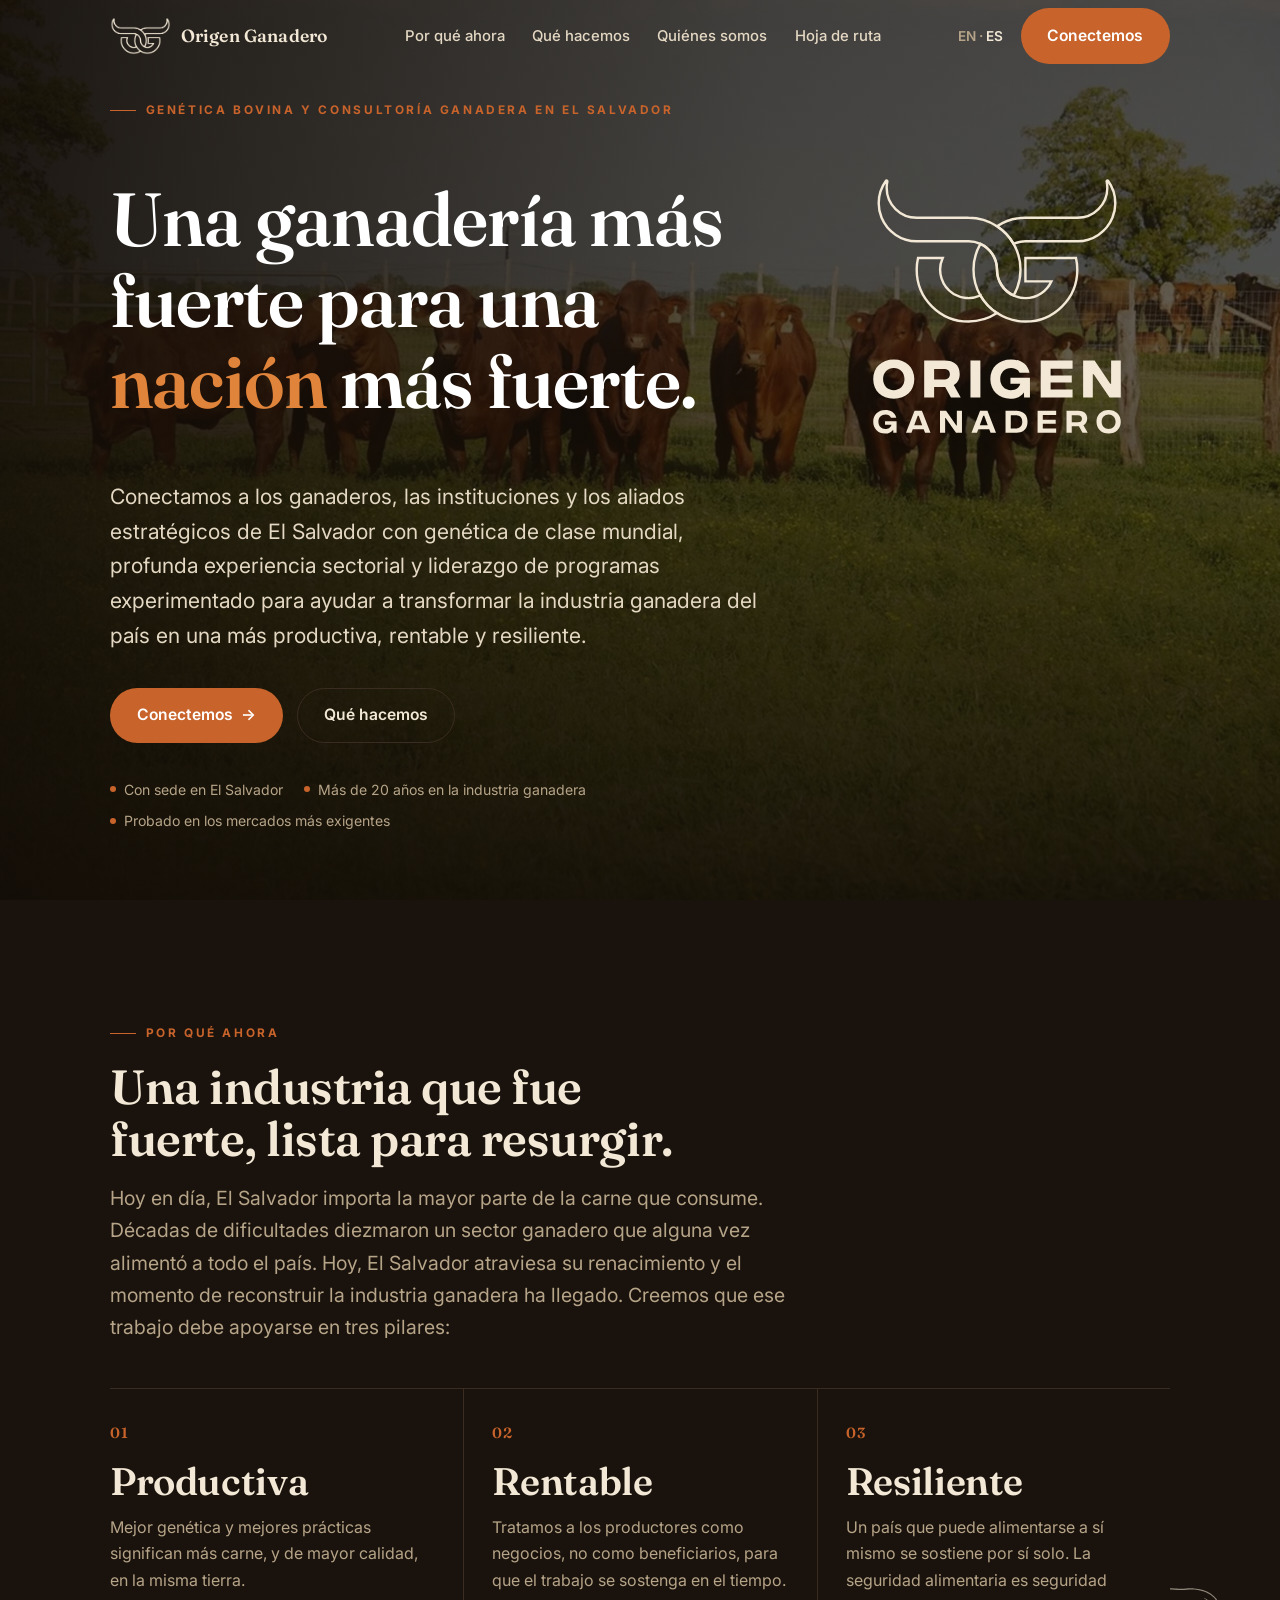
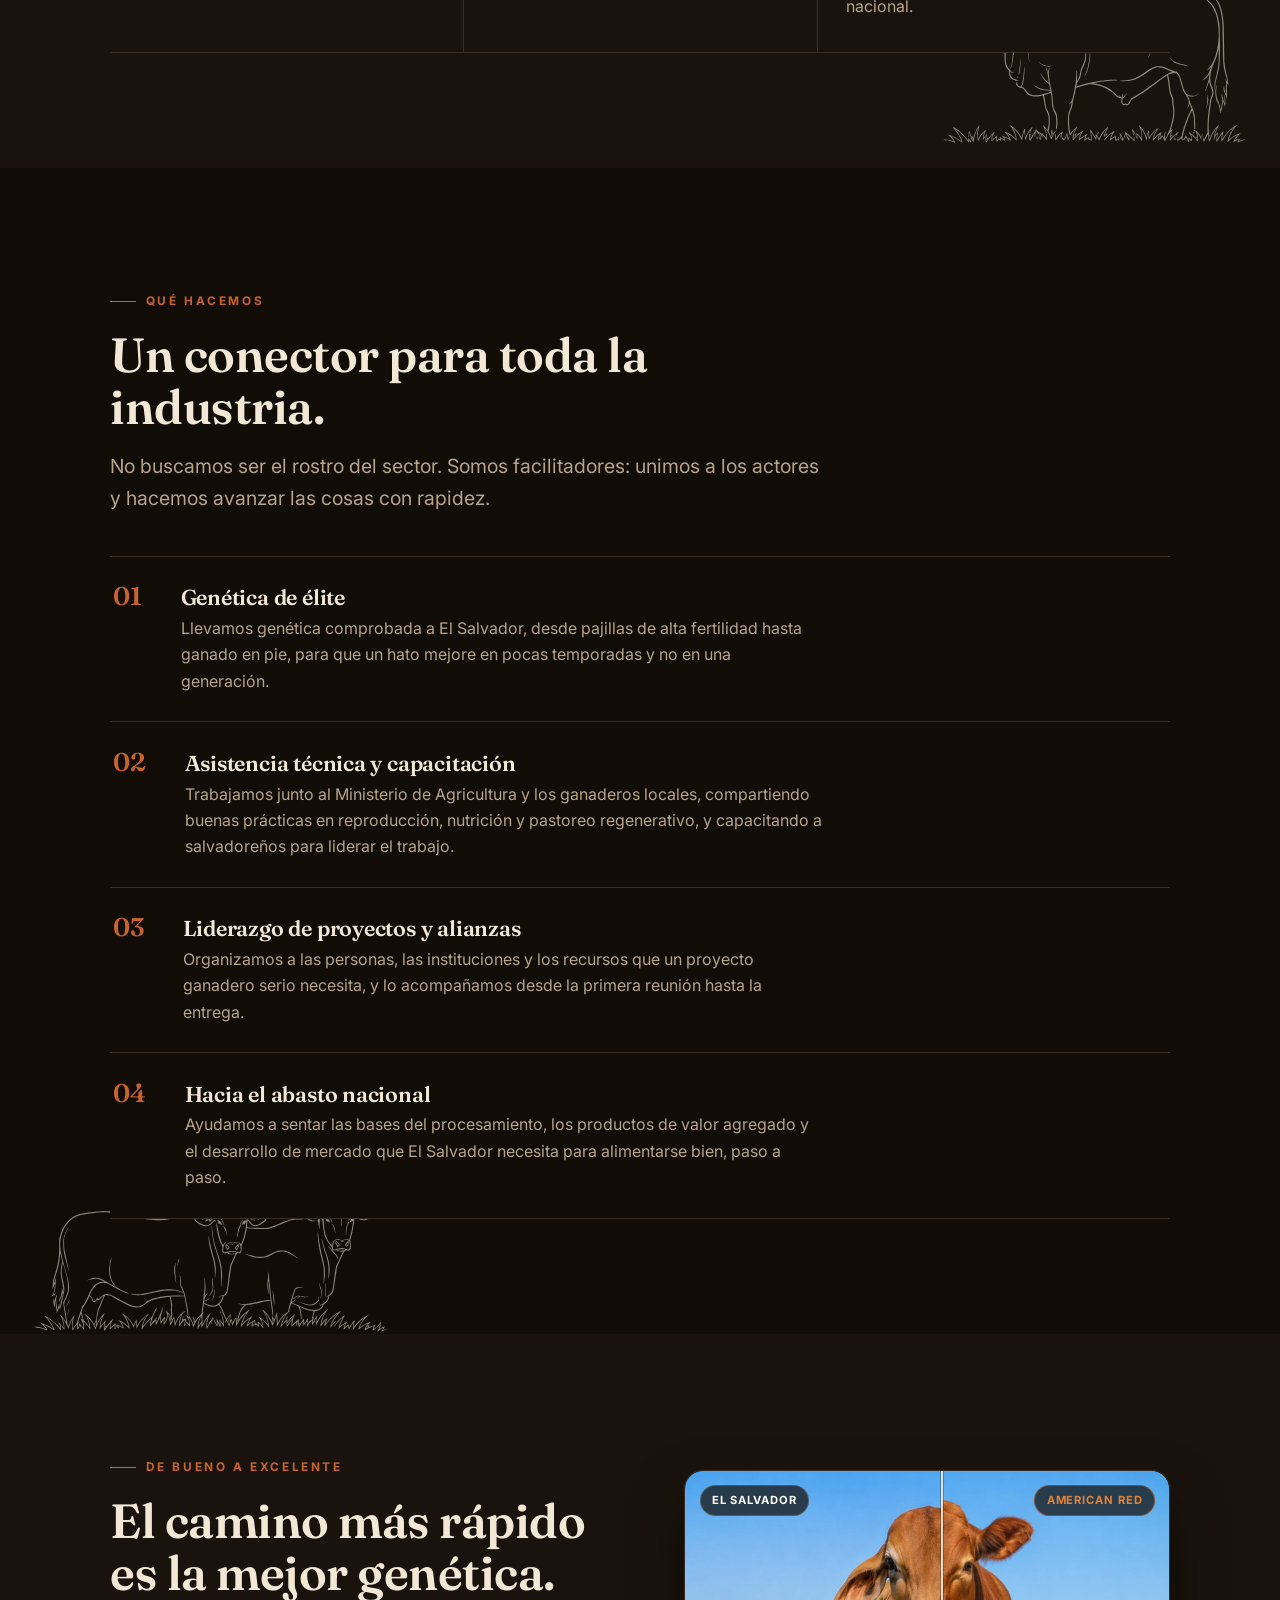
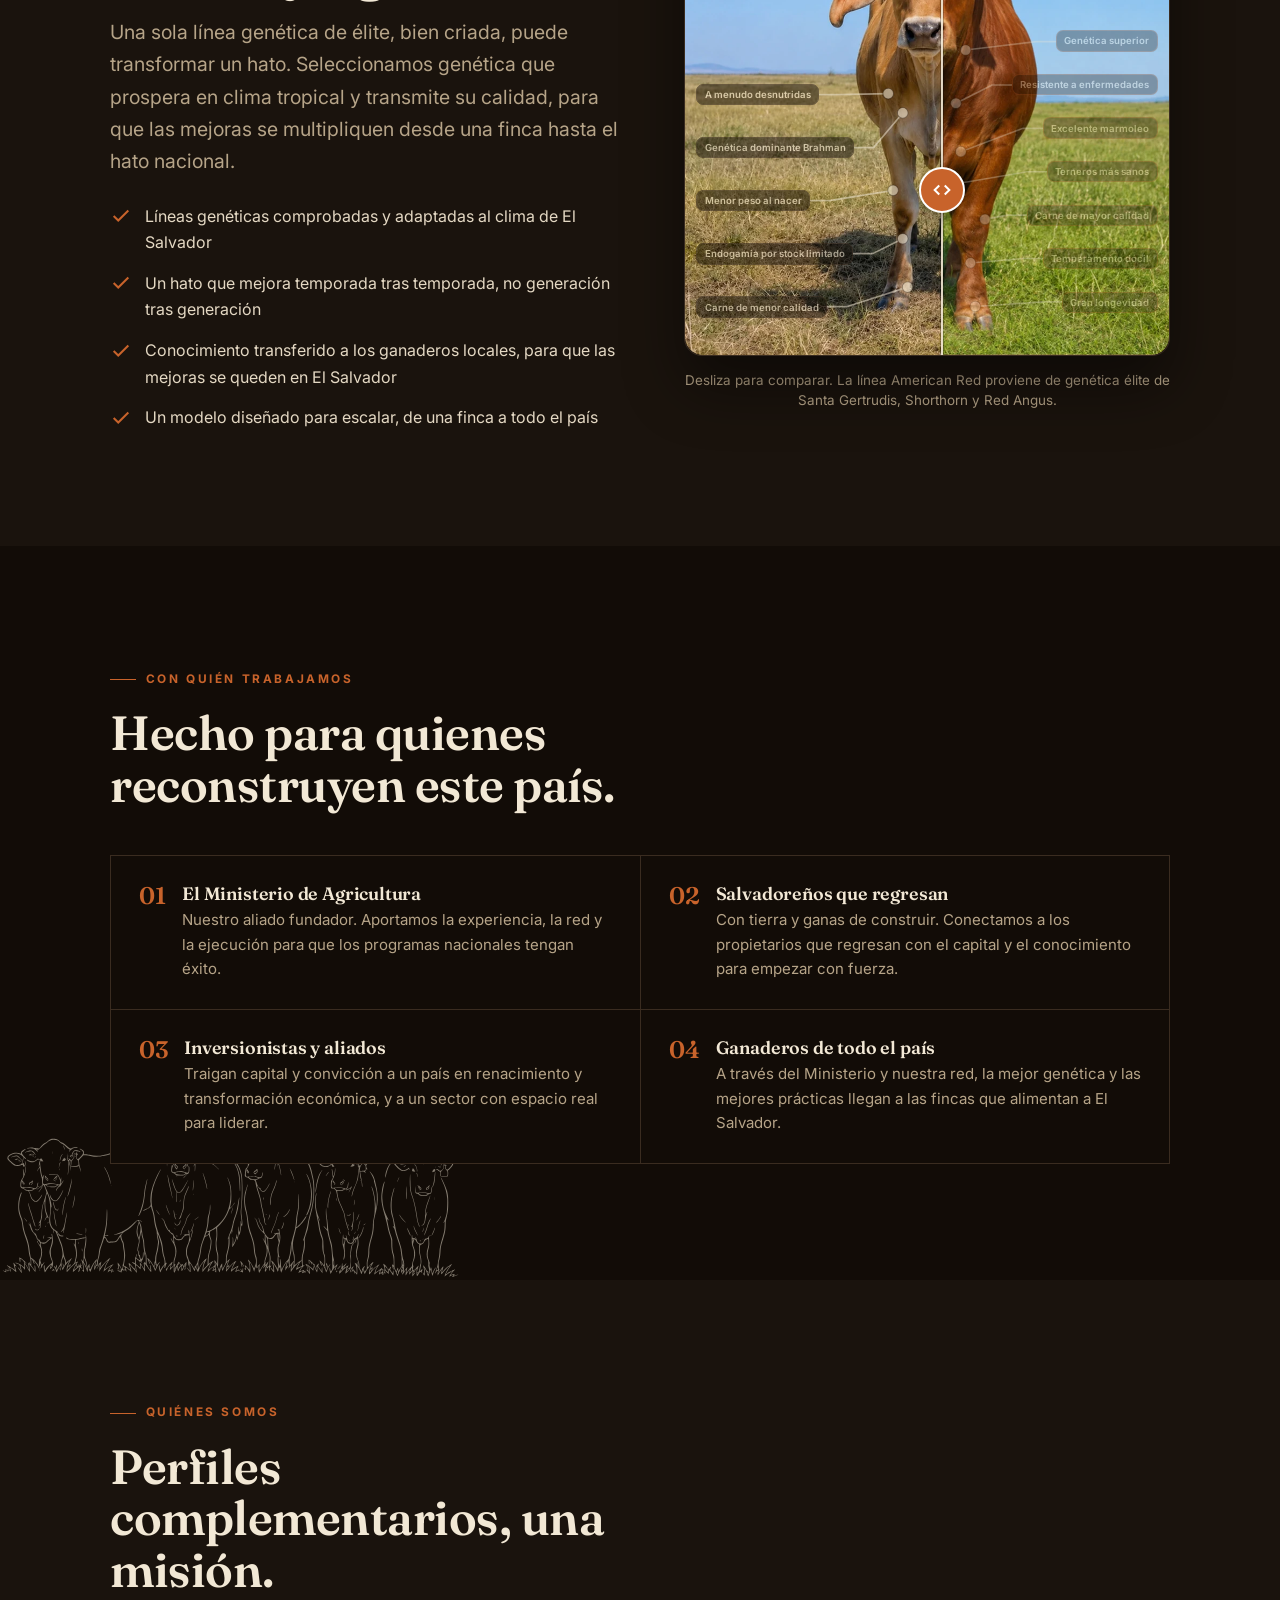
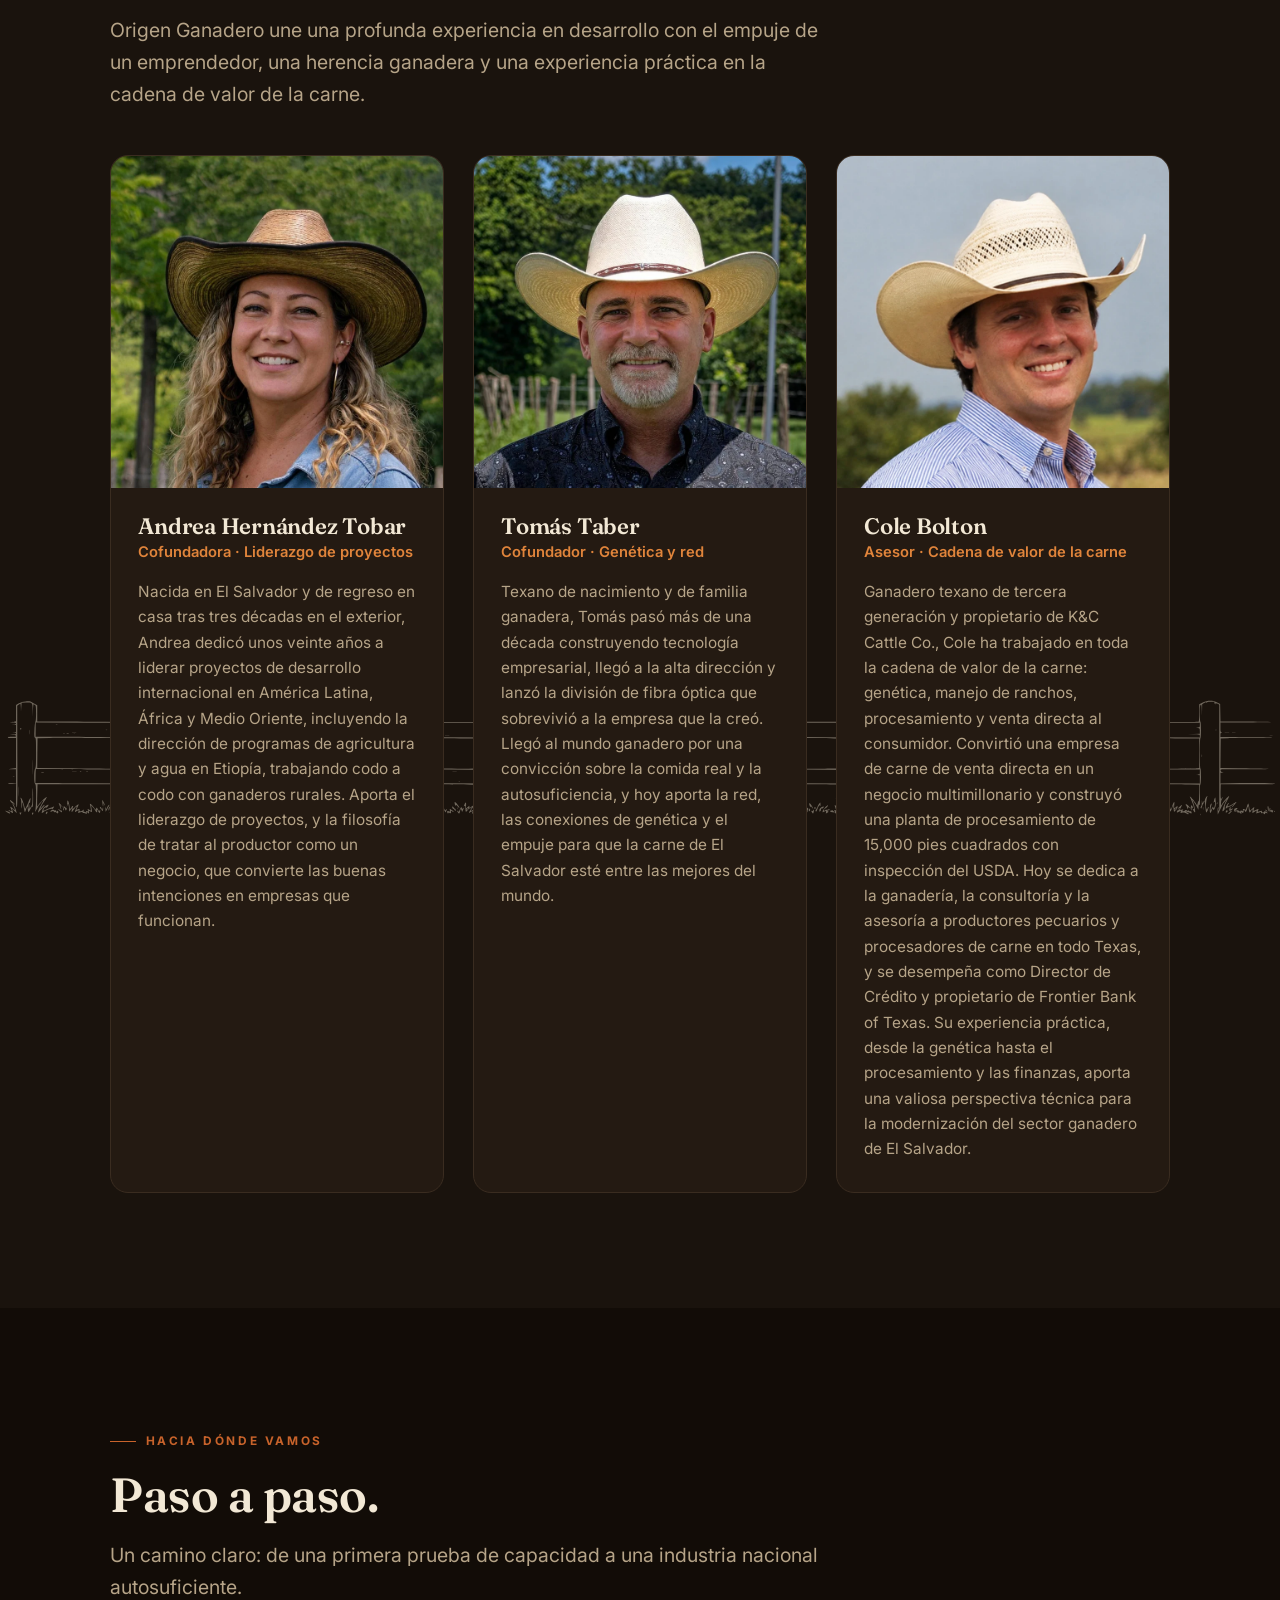
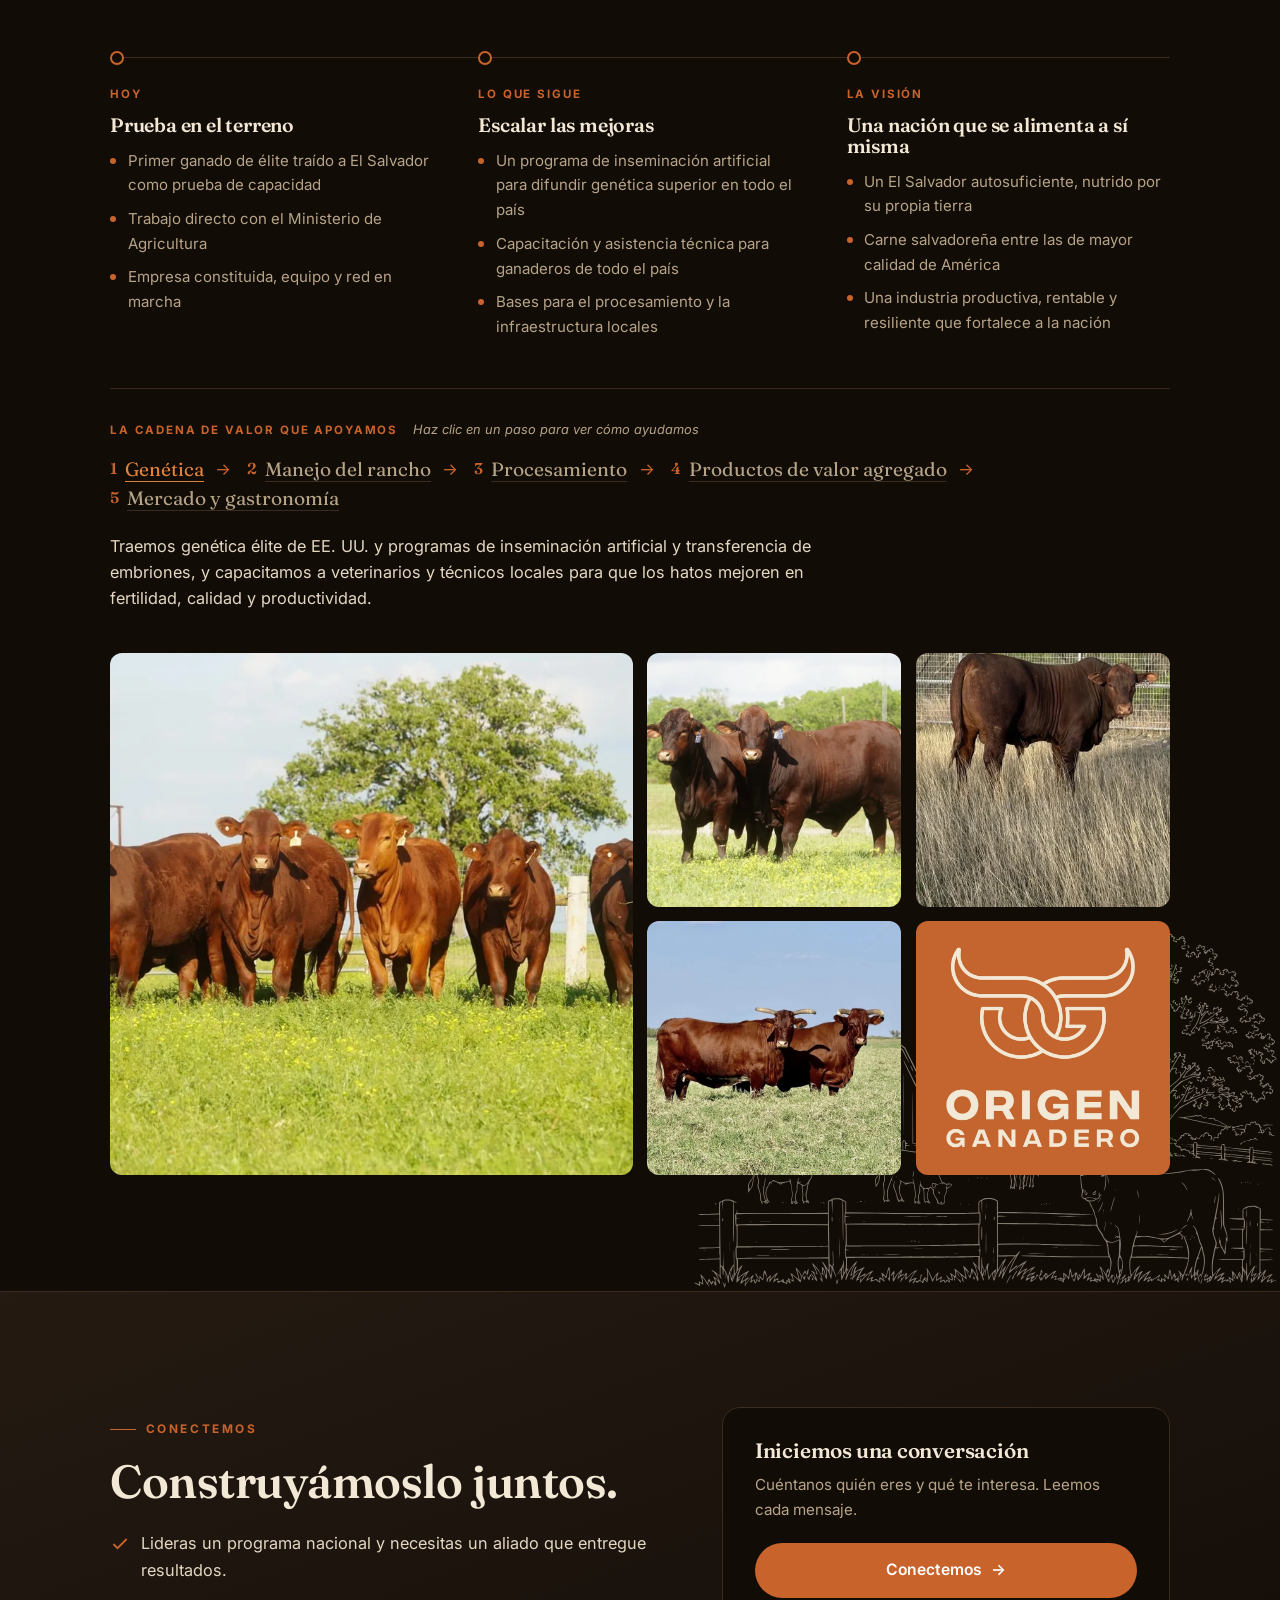
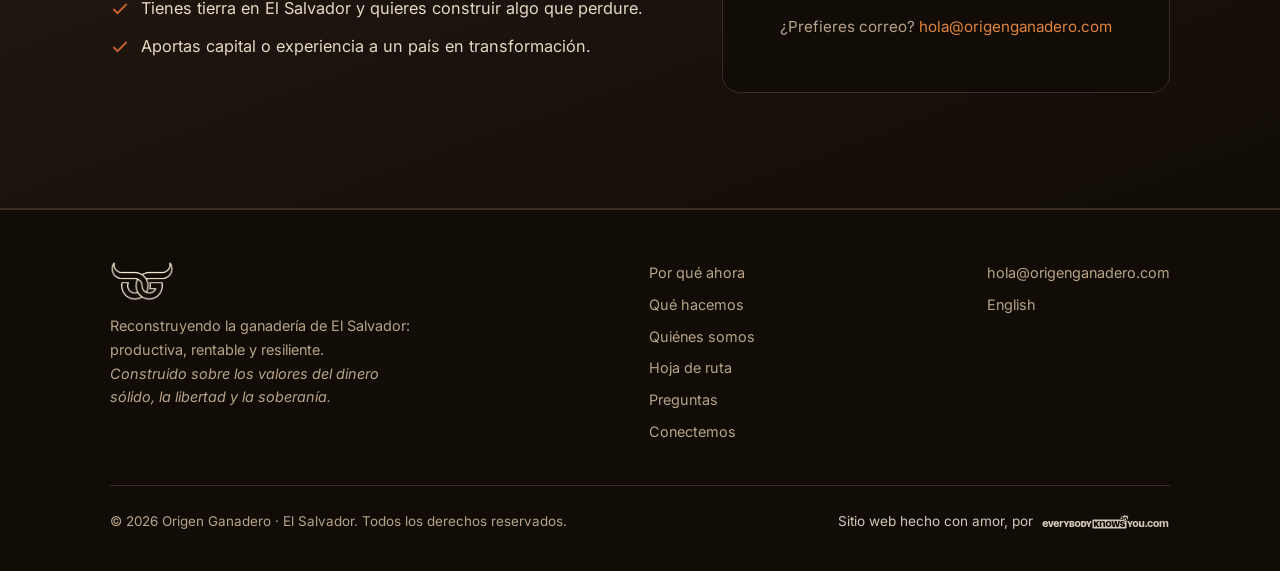
<file: es/index.html>
<!DOCTYPE html>
<html lang="es">
<head>
<meta charset="UTF-8">
<meta name="viewport" content="width=device-width, initial-scale=1.0">
<title>Origen Ganadero · Reconstruyendo la ganadería de El Salvador</title>
<meta name="description" content="Genética bovina, inseminación artificial y desarrollo ganadero en El Salvador, reconstruyendo el hato nacional junto al Ministerio de Agricultura.">
<meta name="keywords" content="Origen Ganadero, ganadería El Salvador, industria ganadera El Salvador, genética bovina, genética ganadera El Salvador, inseminación artificial bovina, transferencia de embriones, mejorar genética bovina, mejoramiento genético del ganado, manejo del rancho, ganadería regenerativa, pastoreo regenerativo, procesamiento de carne El Salvador, carne de valor agregado, asistencia técnica ganadera, cadena de valor ganadera, carne de res El Salvador, Ministerio de Agricultura y Ganadería, seguridad alimentaria, importación de ganado, dinero sólido, soberanía, Bitcoin">

<!-- Canonical + language alternates -->
<link rel="canonical" href="https://origenganadero.com/es/">
<link rel="alternate" hreflang="en" href="https://origenganadero.com/">
<link rel="alternate" hreflang="es" href="https://origenganadero.com/es/">
<link rel="alternate" hreflang="es-SV" href="https://origenganadero.com/es/">
<link rel="alternate" hreflang="x-default" href="https://origenganadero.com/">

<!-- Open Graph -->
<meta property="og:title" content="Origen Ganadero · Reconstruyendo la ganadería de El Salvador">
<meta property="og:description" content="Conectamos a los ganaderos, las instituciones y los aliados de El Salvador con genética de élite, experiencia y liderazgo de proyectos para una industria productiva, rentable y resiliente.">
<meta property="og:type" content="website">
<meta property="og:url" content="https://origenganadero.com/es/">
<meta property="og:image" content="https://origenganadero.com/assets/images/social-share/og-cover.jpg">
<meta property="og:image:width" content="1200">
<meta property="og:image:height" content="630">
<meta property="og:image:alt" content="Ganado en pastura verde · Origen Ganadero, El Salvador">
<meta property="og:site_name" content="Origen Ganadero">
<meta property="og:locale" content="es_SV">
<meta property="og:locale:alternate" content="en_US">

<!-- Twitter Card -->
<meta name="twitter:card" content="summary_large_image">
<meta name="twitter:title" content="Origen Ganadero · Reconstruyendo la ganadería de El Salvador">
<meta name="twitter:description" content="Genética de élite, experiencia técnica y liderazgo de proyectos para la ganadería de El Salvador.">
<meta name="twitter:image" content="https://origenganadero.com/assets/images/social-share/og-cover.jpg">

<!-- Search -->
<meta name="robots" content="index, follow, max-image-preview:large, max-snippet:-1, max-video-preview:-1">
<meta name="author" content="Origen Ganadero">
<meta name="theme-color" content="#C8632B">
<meta name="geo.region" content="SV">
<meta name="geo.placename" content="El Salvador">
<meta http-equiv="content-language" content="es">

<!-- Icons -->
<link rel="icon" href="../favicon.ico" sizes="any">
<link rel="icon" type="image/png" sizes="32x32" href="../favicon-32x32.png">
<link rel="icon" type="image/png" sizes="16x16" href="../favicon-16x16.png">
<link rel="apple-touch-icon" sizes="180x180" href="../apple-touch-icon.png">
<link rel="manifest" href="../site.webmanifest">

<!-- AI assistants -->
<link rel="alternate" type="text/plain" title="llms.txt" href="https://origenganadero.com/llms.txt">

<!-- Performance: preload hero -->
<link rel="preload" as="image" href="../assets/images/hero/hero-1600.webp" type="image/webp">

<!-- Fonts (async) -->
<link rel="preconnect" href="https://fonts.googleapis.com">
<link rel="preconnect" href="https://fonts.gstatic.com" crossorigin>
<link rel="preload" as="style" href="https://fonts.googleapis.com/css2?family=Fraunces:opsz,wght@9..144,400;9..144,500;9..144,600;9..144,700&family=Inter:wght@400;500;600;700&display=swap">
<link rel="stylesheet" href="https://fonts.googleapis.com/css2?family=Fraunces:opsz,wght@9..144,400;9..144,500;9..144,600;9..144,700&family=Inter:wght@400;500;600;700&display=swap" media="print" onload="this.media='all'">
<noscript><link rel="stylesheet" href="https://fonts.googleapis.com/css2?family=Fraunces:opsz,wght@9..144,400;9..144,600;9..144,700&family=Inter:wght@400;500;600;700&display=swap"></noscript>

<link rel="stylesheet" href="../assets/css/tokens.css">
<link rel="stylesheet" href="../assets/css/styles.css">

<!-- Schema.org: connected @graph -->
<script type="application/ld+json">
{
  "@context": "https://schema.org",
  "@graph": [
    {
      "@type": "Organization",
      "@id": "https://origenganadero.com/#org",
      "name": "Origen Ganadero",
      "url": "https://origenganadero.com/",
      "logo": "https://origenganadero.com/assets/images/logos/og-logo-color.webp",
      "image": "https://origenganadero.com/assets/images/social-share/og-cover.jpg",
      "slogan": "Una ganadería más fuerte para una nación más fuerte.",
      "description": "Origen Ganadero es una empresa con sede en El Salvador que reconstruye la industria ganadera nacional. Conecta a los ganaderos, las instituciones y los aliados estratégicos con genética de clase mundial, profunda experiencia sectorial y liderazgo de programas experimentado, en alianza con el Ministerio de Agricultura y Ganadería (MAG).",
      "foundingDate": "2026",
      "foundingLocation": {
        "@type": "Place",
        "name": "El Salvador"
      },
      "areaServed": [
        {
          "@type": "Country",
          "name": "El Salvador"
        }
      ],
      "knowsLanguage": [
        "es",
        "en"
      ],
      "knowsAbout": [
        "Genética bovina",
        "Inseminación artificial bovina",
        "Transferencia de embriones",
        "Mejoramiento genético del ganado",
        "Reproducción del ganado",
        "Manejo de ranchos",
        "Pastoreo regenerativo",
        "Nutrición del ganado",
        "Salud del ganado",
        "Procesamiento de carne",
        "Aprovechamiento de la canal",
        "Productos cárnicos de valor agregado",
        "Desarrollo culinario y de mercado",
        "Tecnología agrícola",
        "Capacitación de productores",
        "Gestión de proyectos agrícolas",
        "Seguridad alimentaria",
        "Industria ganadera de El Salvador"
      ],
      "email": "hola@origenganadero.com",
      "address": {
        "@type": "PostalAddress",
        "addressCountry": "SV",
        "addressRegion": "San Salvador",
        "addressLocality": "San Salvador"
      },
      "founder": [
        {
          "@type": "Person",
          "name": "Andrea Hernández Tobar",
          "jobTitle": "Cofundadora",
          "nationality": {
            "@type": "Country",
            "name": "El Salvador"
          },
          "description": "Líder salvadoreña de desarrollo con cerca de dos décadas dirigiendo programas internacionales de agricultura y agua en América Latina, África y el Medio Oriente; lidera la ejecución de proyectos y el enfoque de tratar al productor como empresa.",
          "knowsAbout": [
            "Gestión de proyectos agrícolas",
            "Desarrollo basado en el mercado",
            "Asistencia técnica a ganaderos"
          ]
        },
        {
          "@type": "Person",
          "name": "Tomás Taber",
          "alternateName": "Tom Taber",
          "jobTitle": "Cofundador",
          "nationality": {
            "@type": "Country",
            "name": "Estados Unidos"
          },
          "description": "Texano de nacimiento y de familia ganadera, ex ejecutivo de tecnología empresarial; aporta las conexiones de genética bovina de EE. UU. y la red para reconstruir el hato de El Salvador.",
          "knowsAbout": [
            "Genética bovina",
            "Mejoramiento de ganado de carne",
            "Redes de ganaderos"
          ]
        }
      ],
      "member": {
        "@type": "Person",
        "name": "Cole Bolton",
        "jobTitle": "Asesor",
        "affiliation": {
          "@type": "Organization",
          "name": "K&C Cattle Co., LLC"
        },
        "nationality": {
          "@type": "Country",
          "name": "Estados Unidos"
        },
        "description": "Ganadero texano de tercera generación y propietario de K&C Cattle Co.; experiencia práctica en toda la cadena de valor de la carne, desde la genética y el manejo de ranchos hasta el procesamiento con inspección del USDA, la venta directa al consumidor y las finanzas agrícolas.",
        "knowsAbout": [
          "Producción de carne",
          "Procesamiento de carne",
          "Genética bovina",
          "Venta directa de carne al consumidor",
          "Finanzas agrícolas"
        ]
      }
    },
    {
      "@type": "WebSite",
      "@id": "https://origenganadero.com/#website",
      "url": "https://origenganadero.com/",
      "name": "Origen Ganadero",
      "description": "Reconstruyendo la ganadería de El Salvador: genética de clase mundial, asistencia técnica y liderazgo de programas.",
      "inLanguage": [
        "es",
        "en"
      ],
      "publisher": {
        "@id": "https://origenganadero.com/#org"
      }
    },
    {
      "@type": [
        "ProfessionalService",
        "LocalBusiness"
      ],
      "@id": "https://origenganadero.com/#service",
      "name": "Origen Ganadero",
      "description": "Desarrollo de la industria ganadera en El Salvador a lo largo de toda la cadena de valor: genética y reproducción, manejo del rancho, procesamiento, productos de valor agregado, y desarrollo de mercado y gastronomía, en alianza con el Ministerio de Agricultura.",
      "image": "https://origenganadero.com/assets/images/social-share/og-cover.jpg",
      "logo": "https://origenganadero.com/assets/images/logos/og-logo-color.webp",
      "url": "https://origenganadero.com/es/",
      "email": "hola@origenganadero.com",
      "slogan": "Productiva, rentable, resiliente.",
      "address": {
        "@type": "PostalAddress",
        "addressCountry": "SV",
        "addressRegion": "San Salvador",
        "addressLocality": "San Salvador"
      },
      "areaServed": [
        {
          "@type": "Country",
          "name": "El Salvador"
        }
      ],
      "provider": {
        "@id": "https://origenganadero.com/#org"
      },
      "knowsLanguage": [
        "es",
        "en"
      ],
      "currenciesAccepted": "USD",
      "paymentAccepted": "Transferencia bancaria, Bitcoin",
      "serviceType": [
        "Importación de genética ganadera",
        "Inseminación artificial bovina",
        "Transferencia de embriones",
        "Asistencia técnica y capacitación a ganaderos",
        "Manejo regenerativo del rancho",
        "Desarrollo de procesamiento de carne",
        "Productos cárnicos de valor agregado",
        "Desarrollo culinario y de mercado",
        "Gestión de proyectos agrícolas"
      ],
      "hasOfferCatalog": {
        "@id": "https://origenganadero.com/#catalog"
      },
      "parentOrganization": {
        "@id": "https://origenganadero.com/#org"
      }
    },
    {
      "@type": "OfferCatalog",
      "name": "La cadena de valor que apoyamos",
      "itemListElement": [
        {
          "@type": "Offer",
          "itemOffered": {
            "@type": "Service",
            "name": "Genética y reproducción",
            "description": "Genética bovina élite de EE. UU. con programas de inseminación artificial y transferencia de embriones, y capacitación de veterinarios y técnicos locales, para mejorar la fertilidad, la calidad y la productividad.",
            "provider": {
              "@id": "https://origenganadero.com/#org"
            }
          }
        },
        {
          "@type": "Offer",
          "itemOffered": {
            "@type": "Service",
            "name": "Manejo del rancho",
            "description": "Pastoreo regenerativo, programas de forraje y alimentación, y manejo de ganado de bajo estrés para elevar la productividad, la salud del suelo y el bienestar animal.",
            "provider": {
              "@id": "https://origenganadero.com/#org"
            }
          }
        },
        {
          "@type": "Offer",
          "itemOffered": {
            "@type": "Service",
            "name": "Procesamiento",
            "description": "Planificación, diseño y presupuesto de plantas de procesamiento y capacitación del personal en aprovechamiento de la canal, para que más de cada animal se convierta en producto de calidad.",
            "provider": {
              "@id": "https://origenganadero.com/#org"
            }
          }
        },
        {
          "@type": "Offer",
          "itemOffered": {
            "@type": "Service",
            "name": "Productos de valor agregado",
            "description": "Aprovechamiento de todo el animal, desde vísceras y sebo hasta embutidos, jerky y cortes especiales, para que los productores capturen más valor de cada cabeza.",
            "provider": {
              "@id": "https://origenganadero.com/#org"
            }
          }
        },
        {
          "@type": "Offer",
          "itemOffered": {
            "@type": "Service",
            "name": "Desarrollo de mercado y gastronomía",
            "description": "Capacitación de chefs, educación del consumidor, demostraciones de cocina e iniciativas de desarrollo de mercado que aumentan la demanda de carne de calidad.",
            "provider": {
              "@id": "https://origenganadero.com/#org"
            }
          }
        }
      ],
      "@id": "https://origenganadero.com/#catalog"
    }
  ]
}
</script>

</head>
<body>

<header class="site-header">
  <div class="wrap nav">
    <a class="brand" href="#top" aria-label="Inicio Origen Ganadero">
      <img src="../assets/images/logos/og-logo-cream.webp" alt="Origen Ganadero">
      <span class="brand-name">Origen Ganadero</span>
    </a>
    <nav class="nav-links" aria-label="Principal">
      <a href="#why">Por qué ahora</a>
      <a href="#what">Qué hacemos</a>
      <a href="#founders">Quiénes somos</a>
      <a href="#roadmap">Hoja de ruta</a>
    </nav>
    <div class="nav-right">
      <span class="lang"><a href="../index.html">EN</a> · <span class="active">ES</span></span>
      <a class="btn btn--primary" href="https://forms.gle/qtm38CiH8gpXnsta9" target="_blank" rel="noopener">Conectemos</a>
      <button class="nav-toggle" aria-label="Abrir menú" aria-expanded="false">
        <svg viewBox="0 0 24 24" fill="none" stroke="currentColor" stroke-width="2"><line x1="3" y1="6" x2="21" y2="6"/><line x1="3" y1="12" x2="21" y2="12"/><line x1="3" y1="18" x2="21" y2="18"/></svg>
      </button>
    </div>
  </div>
</header>

<main id="top">

  <!-- HERO -->
  <section class="hero">
    <div class="hero__bg">
      <picture>
        <source media="(max-width:800px)" srcset="../assets/images/hero/hero-800.webp">
        <img src="../assets/images/hero/hero-1600.webp" alt="Ganado sano en pastura verde" fetchpriority="high">
      </picture>
    </div>
    <div class="hero__inner wrap">
      <img class="hero-logo" src="../assets/images/logos/og-logo-mix-cream.svg" alt="Logo de Origen Ganadero" fetchpriority="high">
      <h1 class="eyebrow">Genética Bovina y Consultoría Ganadera en El Salvador</h1>
      <p class="hero__title">Una ganadería más fuerte para una <span class="accent">nación</span> más fuerte.</p>
      <p class="hero__sub">Conectamos a los ganaderos, las instituciones y los aliados estratégicos de El Salvador con genética de clase mundial, profunda experiencia sectorial y liderazgo de programas experimentado para ayudar a transformar la industria ganadera del país en una más productiva, rentable y resiliente.</p>
      <div class="hero__cta">
        <a class="btn btn--primary" href="https://forms.gle/qtm38CiH8gpXnsta9" target="_blank" rel="noopener">Conectemos <span class="arrow">→</span></a>
        <a class="btn btn--ghost" href="#what">Qué hacemos</a>
      </div>
      <div class="hero__meta">
        <span>Con sede en El Salvador</span>
        <span>Más de 20 años en la industria ganadera</span>
        <span>Probado en los mercados más exigentes</span>
      </div>
    </div>
  </section>

  <!-- WHY -->
  <section id="why" class="band band--decor">
    <img class="decor decor--cow-r" src="../assets/images/decor/cow.svg" alt="" aria-hidden="true">
    <div class="wrap">
      <span class="eyebrow reveal">Por qué ahora</span>
      <h2 class="section-title reveal">Una industria que fue fuerte, lista para resurgir.</h2>
      <p class="lead reveal">Hoy en día, El Salvador importa la mayor parte de la carne que consume. Décadas de dificultades diezmaron un sector ganadero que alguna vez alimentó a todo el país. Hoy, El Salvador atraviesa su renacimiento y el momento de reconstruir la industria ganadera ha llegado. Creemos que ese trabajo debe apoyarse en tres pilares:</p>
      <div class="pillars">
        <div class="pillar reveal">
          <h3>Productiva</h3>
          <p>Mejor genética y mejores prácticas significan más carne, y de mayor calidad, en la misma tierra.</p>
        </div>
        <div class="pillar reveal">
          <h3>Rentable</h3>
          <p>Tratamos a los productores como negocios, no como beneficiarios, para que el trabajo se sostenga en el tiempo.</p>
        </div>
        <div class="pillar reveal">
          <h3>Resiliente</h3>
          <p>Un país que puede alimentarse a sí mismo se sostiene por sí solo. La seguridad alimentaria es seguridad nacional.</p>
        </div>
      </div>
    </div>
  </section>

  <!-- WHAT -->
  <section id="what" class="band band--deep band--decor">
    <img class="decor decor--cow-l" src="../assets/images/decor/two-cows.svg" alt="" aria-hidden="true">
    <div class="wrap">
      <span class="eyebrow reveal">Qué hacemos</span>
      <h2 class="section-title reveal">Un conector para toda la industria.</h2>
      <p class="lead reveal">No buscamos ser el rostro del sector. Somos facilitadores: unimos a los actores y hacemos avanzar las cosas con rapidez.</p>
      <div class="cards">
        <div class="card reveal">
          <span class="card__num">01</span>
          <h3>Genética de élite</h3>
          <p>Llevamos genética comprobada a El Salvador, desde pajillas de alta fertilidad hasta ganado en pie, para que un hato mejore en pocas temporadas y no en una generación.</p>
        </div>
        <div class="card reveal">
          <span class="card__num">02</span>
          <h3>Asistencia técnica y capacitación</h3>
          <p>Trabajamos junto al Ministerio de Agricultura y los ganaderos locales, compartiendo buenas prácticas en reproducción, nutrición y pastoreo regenerativo, y capacitando a salvadoreños para liderar el trabajo.</p>
        </div>
        <div class="card reveal">
          <span class="card__num">03</span>
          <h3>Liderazgo de proyectos y alianzas</h3>
          <p>Organizamos a las personas, las instituciones y los recursos que un proyecto ganadero serio necesita, y lo acompañamos desde la primera reunión hasta la entrega.</p>
        </div>
        <div class="card reveal">
          <span class="card__num">04</span>
          <h3>Hacia el abasto nacional</h3>
          <p>Ayudamos a sentar las bases del procesamiento, los productos de valor agregado y el desarrollo de mercado que El Salvador necesita para alimentarse bien, paso a paso.</p>
        </div>
      </div>
    </div>
  </section>

  <!-- SOLUTION -->
  <section id="solution" class="band">
    <div class="wrap split">
      <div class="split__copy">
        <span class="eyebrow reveal">De bueno a excelente</span>
        <h2 class="section-title reveal">El camino más rápido es la mejor genética.</h2>
        <p class="lead reveal">Una sola línea genética de élite, bien criada, puede transformar un hato. Seleccionamos genética que prospera en clima tropical y transmite su calidad, para que las mejoras se multipliquen desde una finca hasta el hato nacional.</p>
        <ul class="checklist reveal">
          <li><svg viewBox="0 0 24 24" fill="none" stroke="currentColor" stroke-width="2.2"><polyline points="20 6 9 17 4 12"/></svg> Líneas genéticas comprobadas y adaptadas al clima de El Salvador</li>
          <li><svg viewBox="0 0 24 24" fill="none" stroke="currentColor" stroke-width="2.2"><polyline points="20 6 9 17 4 12"/></svg> Un hato que mejora temporada tras temporada, no generación tras generación</li>
          <li><svg viewBox="0 0 24 24" fill="none" stroke="currentColor" stroke-width="2.2"><polyline points="20 6 9 17 4 12"/></svg> Conocimiento transferido a los ganaderos locales, para que las mejoras se queden en El Salvador</li>
          <li><svg viewBox="0 0 24 24" fill="none" stroke="currentColor" stroke-width="2.2"><polyline points="20 6 9 17 4 12"/></svg> Un modelo diseñado para escalar, de una finca a todo el país</li>
        </ul>
      </div>
      <div class="split__media reveal">
        <div class="compare">
          <div class="compare__frame">
            <img class="compare__img" src="../assets/images/gallery/comparison-es-cattle.webp" alt="Una vaca típica de El Salvador en pasto seco y escaso" loading="lazy">
            <span class="compare__label compare__label--left">El Salvador</span>
            <div class="compare__overlay">
              <img class="compare__img" src="../assets/images/gallery/comparison-american-red.webp" alt="Una vaca American Red musculosa en pastura verde" loading="lazy">
              <span class="compare__label compare__label--right">American Red</span>
            </div>
            <div class="compare__tags compare__tags--es">
              <svg class="compare__leaders" viewBox="0 0 100 100" preserveAspectRatio="none" aria-hidden="true"></svg>
              <span class="ctag ctag--left ctag--es1">A menudo desnutridas</span>
              <span class="ctag ctag--left ctag--es2">Genética dominante Brahman</span>
              <span class="ctag ctag--left ctag--es3">Menor peso al nacer</span>
              <span class="ctag ctag--left ctag--es4">Endogamia por stock limitado</span>
              <span class="ctag ctag--left ctag--es5">Carne de menor calidad</span>
            </div>
            <div class="compare__tags compare__tags--ar">
              <svg class="compare__leaders" viewBox="0 0 100 100" preserveAspectRatio="none" aria-hidden="true"></svg>
              <span class="ctag ctag--right ctag--ar1">Genética superior</span>
              <span class="ctag ctag--right ctag--ar2">Resistente a enfermedades</span>
              <span class="ctag ctag--right ctag--ar3">Excelente marmoleo</span>
              <span class="ctag ctag--right ctag--ar4">Terneros más sanos</span>
              <span class="ctag ctag--right ctag--ar5">Carne de mayor calidad</span>
              <span class="ctag ctag--right ctag--ar6">Temperamento dócil</span>
              <span class="ctag ctag--right ctag--ar7">Gran longevidad</span>
            </div>
            <div class="compare__divider"></div>
            <button class="compare__handle" type="button" role="slider" aria-label="Desliza para comparar una vaca típica de El Salvador con una American Red" aria-valuemin="0" aria-valuemax="100" aria-valuenow="48" tabindex="0">
              <svg viewBox="0 0 24 24" fill="none" stroke="currentColor" stroke-width="2.2"><polyline points="9 7 4 12 9 17"/><polyline points="15 7 20 12 15 17"/></svg>
            </button>
          </div>
          <p class="compare__caption">Desliza para comparar. La línea American Red proviene de genética élite de Santa Gertrudis, Shorthorn y Red Angus.</p>
        </div>
      </div>
    </div>
  </section>

  <!-- AUDIENCE -->
  <section id="audience" class="band band--deep band--decor">
    <img class="decor decor--herd-l" src="../assets/images/decor/herd.svg" alt="" aria-hidden="true">
    <div class="wrap">
      <span class="eyebrow reveal">Con quién trabajamos</span>
      <h2 class="section-title reveal">Hecho para quienes reconstruyen este país.</h2>
      <div class="audience">
        <div class="aud reveal"><span class="aud__n">01</span><div><h3>El Ministerio de Agricultura</h3><p>Nuestro aliado fundador. Aportamos la experiencia, la red y la ejecución para que los programas nacionales tengan éxito.</p></div></div>
        <div class="aud reveal"><span class="aud__n">02</span><div><h3>Salvadoreños que regresan</h3><p>Con tierra y ganas de construir. Conectamos a los propietarios que regresan con el capital y el conocimiento para empezar con fuerza.</p></div></div>
        <div class="aud reveal"><span class="aud__n">03</span><div><h3>Inversionistas y aliados</h3><p>Traigan capital y convicción a un país en renacimiento y transformación económica, y a un sector con espacio real para liderar.</p></div></div>
        <div class="aud reveal"><span class="aud__n">04</span><div><h3>Ganaderos de todo el país</h3><p>A través del Ministerio y nuestra red, la mejor genética y las mejores prácticas llegan a las fincas que alimentan a El Salvador.</p></div></div>
      </div>
    </div>
  </section>

  <!-- FOUNDERS -->
  <section id="founders" class="band band--decor">
    <img class="decor decor--fence" src="../assets/images/decor/fence.svg" alt="" aria-hidden="true">
    <div class="wrap">
      <span class="eyebrow reveal">Quiénes somos</span>
      <h2 class="section-title reveal">Perfiles complementarios, una misión.</h2>
      <p class="lead reveal">Origen Ganadero une una profunda experiencia en desarrollo con el empuje de un emprendedor, una herencia ganadera y una experiencia práctica en la cadena de valor de la carne.</p>
      <div class="founders">
        <article class="founder reveal">
          <div class="founder__img"><img src="../assets/images/team/andrea-hernandez-tobar-origen-ganadero.webp" alt="Andrea Hernández Tobar, cofundadora de Origen Ganadero" loading="lazy"></div>
          <div class="founder__body">
            <h3>Andrea Hernández Tobar</h3>
            <span class="founder__role">Cofundadora · Liderazgo de proyectos</span>
            <p>Nacida en El Salvador y de regreso en casa tras tres décadas en el exterior, Andrea dedicó unos veinte años a liderar proyectos de desarrollo internacional en América Latina, África y Medio Oriente, incluyendo la dirección de programas de agricultura y agua en Etiopía, trabajando codo a codo con ganaderos rurales. Aporta el liderazgo de proyectos, y la filosofía de tratar al productor como un negocio, que convierte las buenas intenciones en empresas que funcionan.</p>
          </div>
        </article>
        <article class="founder reveal">
          <div class="founder__img"><img src="../assets/images/team/tom-taber-origen-ganadero.webp" alt="Tomás Taber, cofundador de Origen Ganadero" loading="lazy"></div>
          <div class="founder__body">
            <h3>Tomás Taber</h3>
            <span class="founder__role">Cofundador · Genética y red</span>
            <p>Texano de nacimiento y de familia ganadera, Tomás pasó más de una década construyendo tecnología empresarial, llegó a la alta dirección y lanzó la división de fibra óptica que sobrevivió a la empresa que la creó. Llegó al mundo ganadero por una convicción sobre la comida real y la autosuficiencia, y hoy aporta la red, las conexiones de genética y el empuje para que la carne de El Salvador esté entre las mejores del mundo.</p>
          </div>
        </article>
        <article class="founder reveal">
          <div class="founder__img"><img src="../assets/images/team/cole-bolton-origen-ganadero.webp" alt="Cole Bolton, asesor de Origen Ganadero" loading="lazy"></div>
          <div class="founder__body">
            <h3>Cole Bolton</h3>
            <span class="founder__role">Asesor · Cadena de valor de la carne</span>
            <p>Ganadero texano de tercera generación y propietario de K&amp;C Cattle Co., Cole ha trabajado en toda la cadena de valor de la carne: genética, manejo de ranchos, procesamiento y venta directa al consumidor. Convirtió una empresa de carne de venta directa en un negocio multimillonario y construyó una planta de procesamiento de 15,000 pies cuadrados con inspección del USDA. Hoy se dedica a la ganadería, la consultoría y la asesoría a productores pecuarios y procesadores de carne en todo Texas, y se desempeña como Director de Crédito y propietario de Frontier Bank of Texas. Su experiencia práctica, desde la genética hasta el procesamiento y las finanzas, aporta una valiosa perspectiva técnica para la modernización del sector ganadero de El Salvador.</p>
          </div>
        </article>
      </div>
    </div>
  </section>

  <!-- ROADMAP -->
  <section id="roadmap" class="band band--deep band--decor">
    <img class="decor decor--ranch-r" src="../assets/images/decor/ranch.svg" alt="" aria-hidden="true">
    <div class="wrap">
      <span class="eyebrow reveal">Hacia dónde vamos</span>
      <h2 class="section-title reveal">Paso a paso.</h2>
      <p class="lead reveal">Un camino claro: de una primera prueba de capacidad a una industria nacional autosuficiente.</p>
      <div class="timeline">
        <div class="tl reveal">
          <div class="tl__phase">Hoy</div>
          <h3>Prueba en el terreno</h3>
          <ul>
            <li>Primer ganado de élite traído a El Salvador como prueba de capacidad</li>
            <li>Trabajo directo con el Ministerio de Agricultura</li>
            <li>Empresa constituida, equipo y red en marcha</li>
          </ul>
        </div>
        <div class="tl reveal">
          <div class="tl__phase">Lo que sigue</div>
          <h3>Escalar las mejoras</h3>
          <ul>
            <li>Un programa de inseminación artificial para difundir genética superior en todo el país</li>
            <li>Capacitación y asistencia técnica para ganaderos de todo el país</li>
            <li>Bases para el procesamiento y la infraestructura locales</li>
          </ul>
        </div>
        <div class="tl reveal">
          <div class="tl__phase">La visión</div>
          <h3>Una nación que se alimenta a sí misma</h3>
          <ul>
            <li>Un El Salvador autosuficiente, nutrido por su propia tierra</li>
            <li>Carne salvadoreña entre las de mayor calidad de América</li>
            <li>Una industria productiva, rentable y resiliente que fortalece a la nación</li>
          </ul>
        </div>
      </div>
      <div class="chain reveal">
        <div class="chain__head">
          <span class="chain__label">La cadena de valor que apoyamos</span>
          <span class="chain__hint">Haz clic en un paso para ver cómo ayudamos</span>
        </div>
        <ul class="chain__row" aria-label="Cadena de valor">
          <li><button type="button" class="chain__step is-active" data-step="0" aria-pressed="true">Genética</button></li>
          <li><button type="button" class="chain__step" data-step="1" aria-pressed="false">Manejo del rancho</button></li>
          <li><button type="button" class="chain__step" data-step="2" aria-pressed="false">Procesamiento</button></li>
          <li><button type="button" class="chain__step" data-step="3" aria-pressed="false">Productos de valor agregado</button></li>
          <li><button type="button" class="chain__step" data-step="4" aria-pressed="false">Mercado y gastronomía</button></li>
        </ul>
        <div class="chain__panel" aria-live="polite">
          <p class="chain__desc is-active" data-step="0">Traemos genética élite de EE. UU. y programas de inseminación artificial y transferencia de embriones, y capacitamos a veterinarios y técnicos locales para que los hatos mejoren en fertilidad, calidad y productividad.</p>
          <p class="chain__desc" data-step="1">Asesoramos en pastoreo regenerativo, forrajes y alimentación, y capacitamos a los productores en manejo de bajo estrés, para elevar la productividad, la salud del suelo y el bienestar animal.</p>
          <p class="chain__desc" data-step="2">Ayudamos a planificar, diseñar y presupuestar plantas de procesamiento y capacitamos al personal en aprovechamiento de la canal, para que más de cada animal se convierta en producto de calidad.</p>
          <p class="chain__desc" data-step="3">Ayudamos a aprovechar todo el animal, desde vísceras y sebo hasta embutidos, jerky y cortes especiales, para que los productores capturen más valor de cada cabeza.</p>
          <p class="chain__desc" data-step="4">Capacitamos a chefs y educamos a los consumidores, con demostraciones de cocina e iniciativas de desarrollo de mercado que aumentan la demanda de carne de calidad.</p>
        </div>
      </div>
      <div class="gallery" aria-label="Desde el campo">
        <a href="../assets/images/gallery/cattle-herd-green-pasture-texas.webp" target="_blank" rel="noopener"><img src="../assets/images/gallery/cattle-herd-green-pasture-texas.webp" alt="Un hato de ganado en pastura verde" loading="lazy"></a>
        <a href="../assets/images/gallery/two-bulls-ranch-texas.webp" target="_blank" rel="noopener"><img src="../assets/images/gallery/two-bulls-ranch-texas.webp" alt="Dos toros reproductores en un rancho" loading="lazy"></a>
        <a href="../assets/images/gallery/premium-heifer-texas-zoom.webp" target="_blank" rel="noopener"><img src="../assets/images/gallery/premium-heifer-texas-zoom.webp" alt="Una vaquilla American Red premium" loading="lazy"></a>
        <a href="../assets/images/gallery/es-cattle-not-delivered.webp" target="_blank" rel="noopener"><img src="../assets/images/gallery/es-cattle-not-delivered.webp" alt="Ganado en El Salvador" loading="lazy"></a>
        <a href="../assets/images/gallery/origen-ganadero-logo-orange.webp" target="_blank" rel="noopener"><img src="../assets/images/gallery/origen-ganadero-logo-orange.webp" alt="Logotipo de Origen Ganadero" loading="lazy"></a>
      </div>
    </div>
  </section>

  <!-- CTA -->
  <section id="connect" class="band cta">
    <div class="wrap cta__inner">
      <div>
        <span class="eyebrow reveal">Conectemos</span>
        <h2 class="reveal">Construyámoslo juntos.</h2>
        <ul class="who reveal">
          <li><svg viewBox="0 0 24 24" fill="none" stroke="currentColor" stroke-width="2.2"><polyline points="20 6 9 17 4 12"/></svg> Lideras un programa nacional y necesitas un aliado que entregue resultados.</li>
          <li><svg viewBox="0 0 24 24" fill="none" stroke="currentColor" stroke-width="2.2"><polyline points="20 6 9 17 4 12"/></svg> Tienes tierra en El Salvador y quieres construir algo que perdure.</li>
          <li><svg viewBox="0 0 24 24" fill="none" stroke="currentColor" stroke-width="2.2"><polyline points="20 6 9 17 4 12"/></svg> Aportas capital o experiencia a un país en transformación.</li>
        </ul>
      </div>
      <div class="cta__card reveal">
        <h3>Iniciemos una conversación</h3>
        <p>Cuéntanos quién eres y qué te interesa. Leemos cada mensaje.</p>
        <a class="btn btn--primary" href="https://forms.gle/qtm38CiH8gpXnsta9" target="_blank" rel="noopener">Conectemos <span class="arrow">→</span></a>
        <p class="cta__note">¿Prefieres correo? <a href="mailto:hola@origenganadero.com">hola@origenganadero.com</a></p>
      </div>
    </div>
  </section>

</main>

<footer class="site-footer">
  <div class="wrap">
    <div class="footer-grid">
      <div class="footer-col">
        <div class="footer-brand">
          <img src="../assets/images/logos/og-logo-cream.webp" alt="Origen Ganadero">
        </div>
        <p>Reconstruyendo la ganadería de El Salvador: productiva, rentable y resiliente.</p>
        <p class="footer-ethos">Construido sobre los valores del dinero sólido, la libertad y la soberanía.</p>
      </div>
      <div class="footer-col">
        <div class="footer-links">
          <a href="#why">Por qué ahora</a>
          <a href="#what">Qué hacemos</a>
          <a href="#founders">Quiénes somos</a>
          <a href="#roadmap">Hoja de ruta</a>
      <a href="faq/index.html">Preguntas</a>
          <a href="https://forms.gle/qtm38CiH8gpXnsta9" target="_blank" rel="noopener">Conectemos</a>
        </div>
      </div>
      <div class="footer-col">
        <div class="footer-links">
          <a href="mailto:hola@origenganadero.com">hola@origenganadero.com</a>
          <a href="../index.html">English</a>
          
          
        </div>
      </div>
    </div>
    <div class="footer-bottom">
      <small>© <span data-year>2026</span> Origen Ganadero · El Salvador. Todos los derechos reservados.</small>
      <a class="eky-credit" href="https://everybodyknowsyou.com" target="_blank" rel="noopener" aria-label="Sitio web hecho con amor por everybodyknowsyou.com">
        <span class="eky-credit__text">Sitio web hecho con amor, por</span>
<?xml version="1.0" encoding="UTF-8"?>
<svg role="img" aria-label="everybodyknowsyou.com" id="Layer_1" data-name="Layer 1" xmlns="http://www.w3.org/2000/svg" viewBox="0 0 1296.95 160.34">
  <defs>
    <style>
            .cls-1 { fill: var(--eky-bg, #ffffff); }
      .cls-2 { fill: var(--eky-fg, currentColor); }
    </style>
  </defs>
  <g>
    <g>
      <g>
        <rect class="cls-2" x="515.16" y="55.21" width="342.62" height="90.52" rx="12" ry="12"/>
        <path class="cls-1" d="M530.13,71.12h16.6v15.46l-.24,6.96h.32l3.32-4.61,15.14-17.81h19.83l-22.02,25.02,22.18,33.68h-19.92l-13.76-20.73-4.86,5.34v15.38h-16.6v-58.69Z"/>
        <path class="cls-1" d="M604.13,71.12v8.01h.32c4.53-6.23,10.53-9.23,18.54-9.23,12.47,0,18.94,7.29,18.94,22.02v37.89h-16.6v-35.3c0-7.69-2.75-10.85-8.58-10.85-7.21,0-11.82,4.7-11.82,12.14v34h-16.6v-58.69h15.79Z"/>
        <path class="cls-1" d="M647.37,100.43c0-17.57,11.09-30.52,29.31-30.52s29.31,12.95,29.31,30.52-11.09,30.6-29.31,30.6-29.31-13.03-29.31-30.6ZM688.66,100.43c0-9.8-3.81-17.16-11.98-17.16s-11.98,7.37-11.98,17.16,3.81,17.24,11.98,17.24,11.98-7.45,11.98-17.24Z"/>
        <path class="cls-1" d="M705.66,71.12h17.57l6.64,35.62c.41,2.02.73,4.86,1.14,6.88h.32l1.21-6.88,6.88-35.62h18.54l7.45,35.62,1.29,6.88h.32l1.05-6.88,5.99-35.62h17.24l-13.28,58.69h-21.53l-6.64-32.38-1.29-6.88h-.32l-1.21,6.88-6.56,32.38h-21.45l-13.36-58.69Z"/>
        <path class="cls-1" d="M791.81,110.79l17-.08c.57,4.78,3.72,7.53,9.31,7.53,4.61,0,7.85-1.7,7.85-5.26,0-2.67-1.78-4.37-5.59-5.26l-14.09-3.24c-8.98-2.02-13.84-7.77-13.84-16.27,0-11.5,8.99-18.3,24.69-18.3,14.65,0,23.56,6.96,23.8,18.05h-17c-.49-3.32-2.67-5.67-7.69-5.67-4.37,0-7.21,1.54-7.21,4.61,0,2.43,1.7,3.81,5.59,4.7l14.09,3.24c9.23,2.1,14.09,8.18,14.09,16.84,0,12.71-10.28,19.35-24.77,19.35-16.19,0-25.99-7.77-26.23-20.24Z"/>
      </g>
      <g>
        <path class="cls-2" d="M918.06,100.39c0-17.57,11.09-30.52,29.31-30.52s29.31,12.95,29.31,30.52-11.09,30.6-29.31,30.6-29.31-13.03-29.31-30.6ZM959.34,100.39c0-9.8-3.81-17.16-11.98-17.16s-11.98,7.37-11.98,17.16,3.81,17.24,11.98,17.24,11.98-7.45,11.98-17.24Z"/>
        <path class="cls-2" d="M1018.85,129.78v-7.85h-.32c-4.61,6.15-10.52,9.07-17.89,9.07-11.98,0-18.46-7.29-18.46-21.94v-37.97h16.6v35.38c0,7.69,2.83,10.77,8.18,10.77,6.56,0,11.09-4.61,11.09-12.63v-33.52h16.6v58.69h-15.79Z"/>
        <path class="cls-2" d="M884.01,109.52l-20.4-38.4h17.84l8.26,17.75c.99,2.06,1.9,4.96,2.89,7.02h.33c.91-2.06,1.82-4.96,2.72-7.02l7.85-17.75h17.51l-20.07,38.57v21.31h-16.93v-21.47Z"/>
      </g>
      <g>
        <path class="cls-2" d="M14.66,100.39c0-17.97,10.85-30.52,29.55-30.52s28.01,12.47,27.36,34.41h-39.35c.89,8.91,4.53,14.01,11.66,14.01,5.67,0,9.31-3,10.44-8.5h16.76c-2.19,13.28-12.31,21.21-26.88,21.21-18.7,0-29.55-12.63-29.55-30.6ZM54.58,92.54c-1.05-6.56-4.78-9.96-10.36-9.96s-9.8,3.64-11.42,9.96h21.78Z"/>
        <path class="cls-2" d="M69.8,71.09h17.49l9.47,35.62c.57,2.02,1.05,4.86,1.62,6.88h.32l1.54-6.88,8.99-35.62h17.16l-17.81,58.69h-21.13l-17.65-58.69Z"/>
        <path class="cls-2" d="M124.69,100.39c0-17.97,10.85-30.52,29.55-30.52s28.01,12.47,27.36,34.41h-39.35c.89,8.91,4.53,14.01,11.66,14.01,5.67,0,9.31-3,10.44-8.5h16.76c-2.19,13.28-12.31,21.21-26.88,21.21-18.7,0-29.55-12.63-29.55-30.6ZM164.61,92.54c-1.05-6.56-4.78-9.96-10.36-9.96s-9.8,3.64-11.42,9.96h21.78Z"/>
        <path class="cls-2" d="M187.44,71.09h15.46v9.47h.32c3.64-7.37,8.74-10.69,15.71-10.69,1.86,0,3.56.24,5.1.81v15.79h-.32c-1.7-.49-3.24-.73-5.18-.73-9.15,0-14.49,5.42-14.49,16.11v27.93h-16.6v-58.69Z"/>
        <path class="cls-2" d="M285.57,71.09h26.15c13.52,0,20.97,5.42,20.97,14.82,0,6.15-3.08,10.36-9.96,12.39v.32c8.02,1.46,12.23,6.23,12.23,13.84,0,10.52-8.42,17.33-21.7,17.33h-27.69v-58.69ZM316.66,88.82c0-3.64-2.02-5.18-6.56-5.18h-7.93v10.77h7.93c4.37,0,6.56-1.86,6.56-5.59ZM318.6,111.24c0-3.81-2.27-5.99-6.88-5.99h-9.55v11.98h9.63c4.45,0,6.8-2.19,6.8-5.99Z"/>
        <path class="cls-2" d="M337.95,100.39c0-17.57,11.09-30.52,29.31-30.52s29.31,12.95,29.31,30.52-11.09,30.6-29.31,30.6-29.31-13.03-29.31-30.6ZM379.24,100.39c0-9.8-3.8-17.16-11.98-17.16s-11.98,7.37-11.98,17.16,3.8,17.24,11.98,17.24,11.98-7.45,11.98-17.24Z"/>
        <path class="cls-2" d="M402.08,71.09h24.13c18.62,0,29.63,10.36,29.63,29.31s-11.01,29.39-29.63,29.39h-24.13v-58.69ZM438.99,100.39c0-10.77-5.83-16.19-13.36-16.19h-6.96v32.46h6.96c7.53,0,13.36-5.51,13.36-16.27Z"/>
        <path class="cls-2" d="M471.04,109.52l-20.4-38.4h17.84l8.26,17.75c.99,2.06,1.9,4.96,2.89,7.02h.33c.91-2.06,1.82-4.96,2.72-7.02l7.85-17.75h17.51l-20.07,38.57v21.31h-16.93v-21.47Z"/>
        <path class="cls-2" d="M245.89,109.52l-20.4-38.4h17.84l8.26,17.75c.99,2.06,1.9,4.96,2.89,7.02h.33c.91-2.06,1.82-4.96,2.72-7.02l7.85-17.75h17.51l-20.07,38.57v21.31h-16.93v-21.47Z"/>
      </g>
    </g>
    <g>
      <g>
        <path class="cls-2" d="M837.89,14.05c5.42-1.65,11.14.47,13.85,5.48.39.72,1.1,1.2,1.88,1.34.7.12,1.52-.2,2.16-.74,4.05-3.38,9.74-3.68,14.06-.7,4.24,2.92,5.92,8.22,4.35,13.25l-6.96,22.26c-2.45,8.46-9.67,14.45-18.27,15.02-8.94.6-17.2-4.68-20.36-13.03-.17-.45-.5-.62-.88-.67s-.66.09-.98.46c-5.78,6.49-15.01,8.59-23.07,5.2-7.59-3.19-12.57-10.83-12.37-19.15.21-8.44,5.67-16.24,13.97-18.77l32.61-9.94ZM844.69,65.73c8.85,1.59,17.31-4.28,18.9-13.13,1.59-8.85-4.28-17.31-13.13-18.9-8.85-1.59-17.31,4.28-18.9,13.13s4.28,17.31,13.13,18.9ZM808.72,59.25c8.85,1.59,17.31-4.28,18.9-13.13,1.59-8.85-4.28-17.31-13.13-18.9-8.85-1.59-17.31,4.28-18.9,13.13-1.59,8.85,4.28,17.31,13.13,18.9Z"/>
        <g>
          <path class="cls-1" d="M850.46,33.7c8.85,1.59,14.72,10.06,13.13,18.9-1.59,8.85-10.06,14.72-18.9,13.13-8.85-1.59-14.72-10.06-13.13-18.9s10.06-14.72,18.9-13.13Z"/>
          <path class="cls-1" d="M814.49,27.22c8.85,1.59,14.72,10.06,13.13,18.9-1.59,8.85-10.06,14.72-18.9,13.13-8.85-1.59-14.72-10.06-13.13-18.9,1.59-8.85,10.06-14.72,18.9-13.13Z"/>
        </g>
      </g>
      <g>
        <g>
          <path class="cls-2" d="M847.57,56.91c-.06-.86-.28-1.56-.42-2.47.64.65,1.19,1.16,1.91,1.66,1.12.79,2.71.42,3.44-.7.73-1.11.45-2.64-.68-3.44-.71-.5-1.52-.66-2.4-1.05,1.54-.53,3.13-1,3.41-2.57.17-.93-.14-1.9-.84-2.43-1.03-.79-2.26-.75-3.22.02-.58.46-1.06.91-1.67,1.49.18-.89.4-1.63.45-2.5.09-1.44-1.09-2.58-2.46-2.58s-2.55,1.17-2.48,2.62c.04.85.33,1.53.43,2.46-.47-.54-.95-.89-1.43-1.33-1.13-1.04-2.8-.99-3.77.19-.91,1.1-.66,2.87.58,3.67.72.46,1.49.65,2.34.99-.88.38-1.73.56-2.45,1.09-1.21.89-1.32,2.65-.36,3.69,1.04,1.12,2.62,1.06,3.73.03l1.46-1.34c-.23.92-.51,1.75-.51,2.68,0,1.41,1.2,2.5,2.56,2.45s2.46-1.22,2.37-2.6Z"/>
          <path class="cls-2" d="M847.57,56.91c.09,1.38-1.03,2.55-2.37,2.6s-2.56-1.05-2.56-2.45c0-.94.27-1.76.51-2.68l-1.46,1.34c-1.12,1.03-2.7,1.09-3.73-.03-.96-1.04-.84-2.8.36-3.69.71-.53,1.56-.71,2.45-1.09-.85-.34-1.62-.53-2.34-.99-1.24-.79-1.49-2.57-.58-3.67.97-1.17,2.64-1.23,3.77-.19.48.45.96.79,1.43,1.33-.1-.93-.38-1.61-.43-2.46-.07-1.44,1.07-2.62,2.48-2.62s2.55,1.14,2.46,2.58c-.05.87-.27,1.6-.45,2.5.61-.58,1.09-1.03,1.67-1.49.96-.77,2.19-.81,3.22-.02.7.54,1,1.5.84,2.43-.28,1.57-1.87,2.04-3.41,2.57.88.39,1.69.54,2.4,1.05,1.13.8,1.41,2.33.68,3.44-.73,1.11-2.32,1.48-3.44.7-.72-.5-1.27-1.01-1.91-1.66.14.92.37,1.62.42,2.47Z"/>
        </g>
        <g>
          <path class="cls-2" d="M810.13,50.42c.09-1.04-.23-1.92-.46-2.9.76.65,1.37,1.38,2.24,1.82,1.23.63,2.73.08,3.32-1.08s.21-2.6-.95-3.29c-.73-.43-1.51-.63-2.28-.94.71-.21,1.29-.46,1.92-.73,1.42-.61,1.98-2.23,1.25-3.55s-2.48-1.69-3.67-.79c-.67.5-1.22,1.01-1.84,1.61.23-1.08.58-2.02.43-3.07-.18-1.23-1.33-2.03-2.49-2.01s-2.27.88-2.4,2.1c-.11,1.04.22,1.91.45,2.98-.52-.57-1.04-.93-1.58-1.42-1.11-1-2.86-.89-3.77.32s-.53,2.95.79,3.67c.74.41,1.47.63,2.23.89-.85.33-1.63.52-2.35.98-1.23.78-1.49,2.47-.66,3.57s2.46,1.35,3.58.48c.64-.49,1.17-.96,1.77-1.57-.22,1.07-.56,1.95-.45,2.98.14,1.28,1.29,2.13,2.5,2.11s2.29-.84,2.41-2.17Z"/>
          <path class="cls-2" d="M810.13,50.42c-.12,1.32-1.24,2.14-2.41,2.17s-2.36-.83-2.5-2.11c-.11-1.03.23-1.91.45-2.98-.6.61-1.13,1.08-1.77,1.57-1.12.87-2.73.66-3.58-.48s-.57-2.79.66-3.57c.72-.46,1.5-.64,2.35-.98-.77-.26-1.49-.48-2.23-.89-1.32-.73-1.68-2.5-.79-3.67s2.66-1.32,3.77-.32c.54.49,1.06.85,1.58,1.42-.23-1.07-.56-1.94-.45-2.98.13-1.22,1.24-2.08,2.4-2.1s2.31.78,2.49,2.01c.15,1.05-.2,1.99-.43,3.07.62-.6,1.17-1.1,1.84-1.61,1.2-.9,2.97-.5,3.67.79s.17,2.93-1.25,3.55c-.63.27-1.21.52-1.92.73.77.32,1.55.51,2.28.94,1.16.68,1.53,2.13.95,3.29s-2.09,1.71-3.32,1.08c-.87-.44-1.48-1.17-2.24-1.82.23.98.55,1.86.46,2.9Z"/>
        </g>
      </g>
    </g>
  </g>
  <g fill="var(--eky-fg, currentColor)">
    <path d="M1046.08,112.99h15.96v16.61h-15.96v-16.61Z"/>
    <path d="M1065.91,100.33c0-17.49,11.29-30.39,29.1-30.39,13.79,0,25.15,8.06,26.36,22.41h-16.85c-.56-5.8-4.03-9.11-9.43-9.11-8.06,0-11.93,7.42-11.93,17.09s3.79,17.17,11.85,17.17c5.4,0,8.95-3.3,9.67-9.67h16.85c-1.13,14.91-12.66,22.97-26.52,22.97-18.14,0-29.1-12.98-29.1-30.47Z"/>
    <path d="M1124.75,100.33c0-17.49,11.04-30.39,29.18-30.39s29.18,12.9,29.18,30.39-11.04,30.47-29.18,30.47-29.18-12.98-29.18-30.47ZM1165.86,100.33c0-9.75-3.79-17.09-11.93-17.09s-11.93,7.33-11.93,17.09,3.79,17.17,11.93,17.17,11.93-7.42,11.93-17.17Z"/>
    <path d="M1204.31,71.15v7.98h.32c4.43-5.97,10.64-9.19,17.9-9.19s12.41,3.14,15.4,9.19h.32c4.92-6.21,10.72-9.19,17.9-9.19,12.58,0,19.27,8.71,19.27,22.81v36.84h-16.53v-34.26c0-7.66-2.34-11.69-8.06-11.69-6.53,0-10.56,5-10.56,12.9v33.05h-16.53v-34.34c0-7.58-2.42-11.61-8.14-11.61-6.61,0-10.48,5.24-10.48,12.9v33.05h-16.53v-58.44h15.72Z"/>
  </g>
</svg>      </a>
    </div>
  </div>
</footer>

<script src="../assets/js/main.js" defer></script>
</body>
</html>
</file>
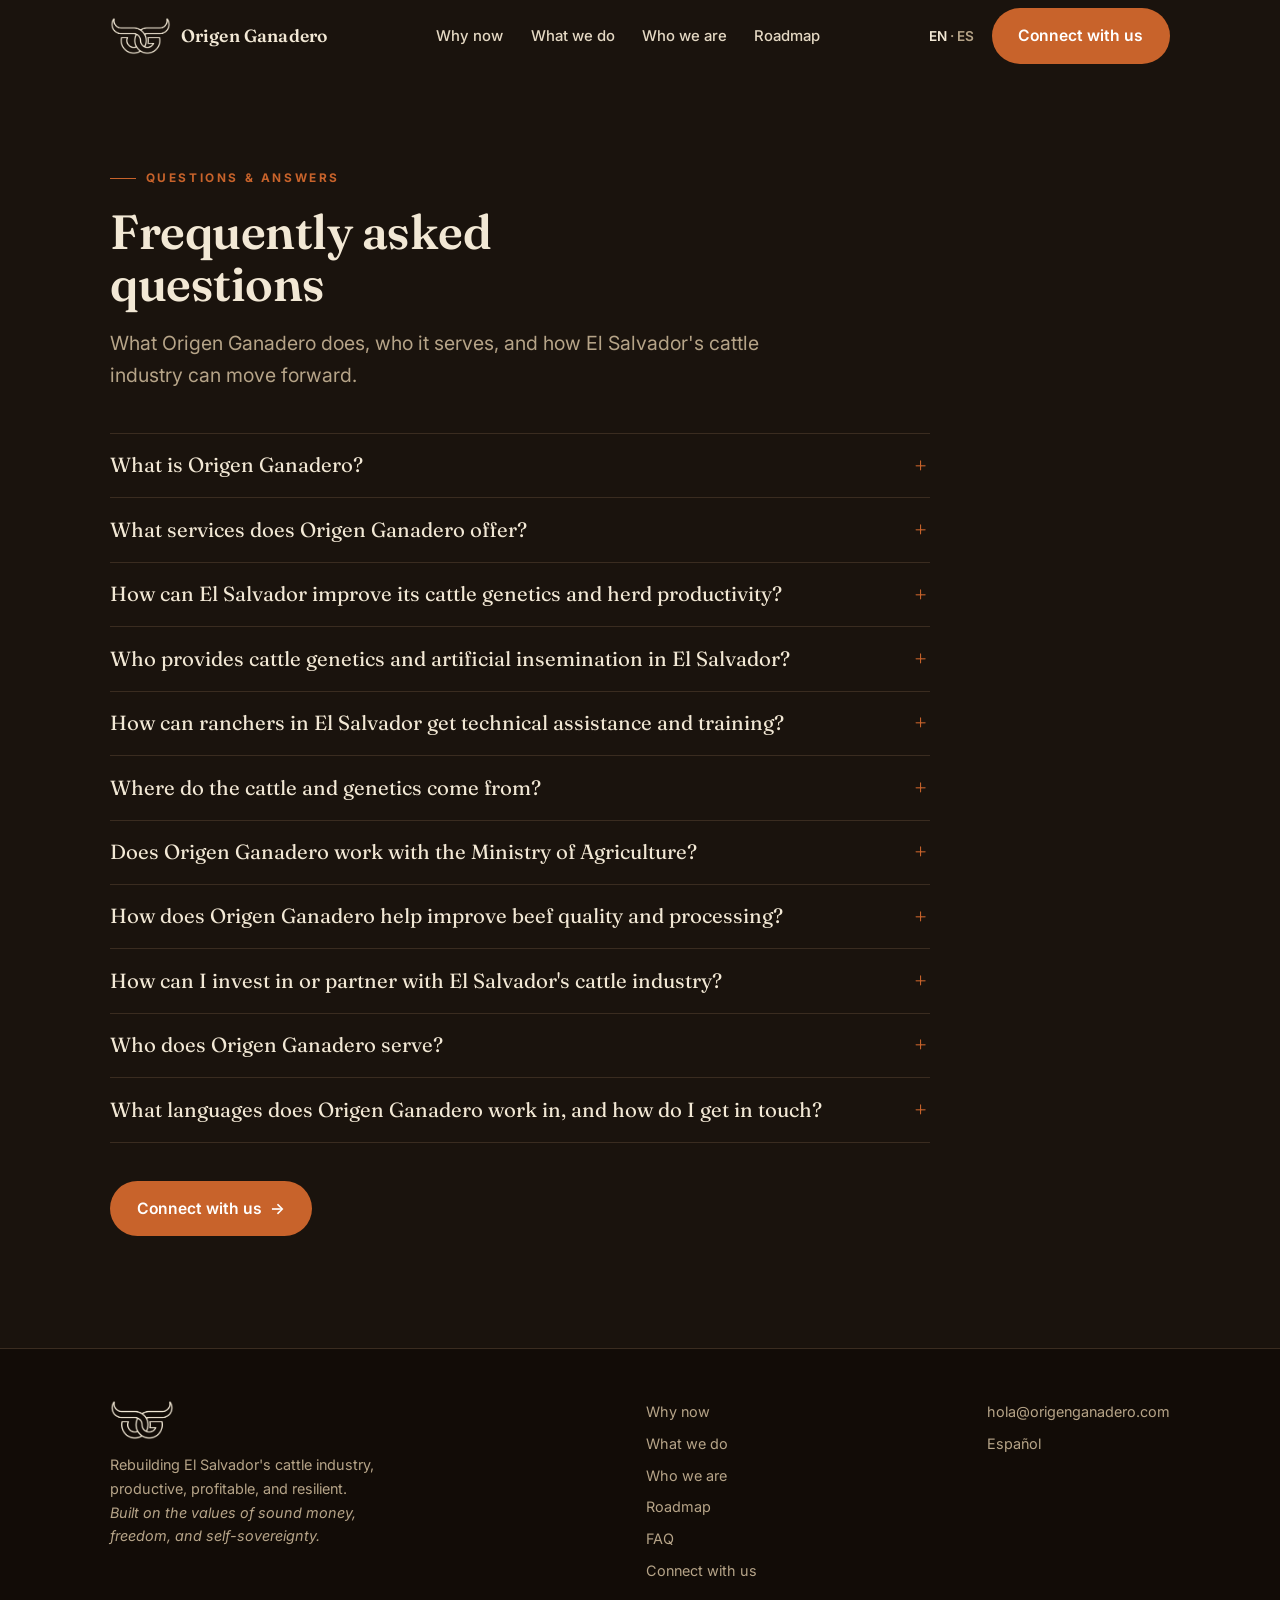
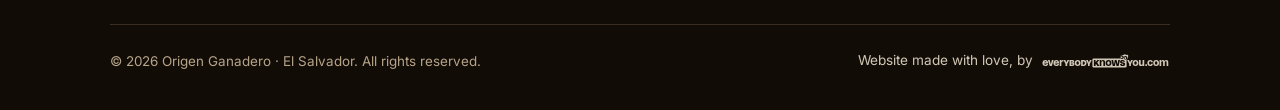
<file: faq/index.html>
<!DOCTYPE html>
<html lang="en">
<head>
<meta charset="UTF-8">
<meta name="viewport" content="width=device-width, initial-scale=1.0">
<title>Frequently Asked Questions · Origen Ganadero</title>
<meta name="description" content="Answers about Origen Ganadero's work in El Salvador: cattle genetics, artificial insemination, ranch management, processing, and market development.">
<meta name="keywords" content="Origen Ganadero FAQ, El Salvador cattle industry, cattle genetics, artificial insemination, embryo transfer, ranch management, beef processing, technical assistance ranchers, Ministry of Agriculture">
<link rel="canonical" href="https://origenganadero.com/faq/">
<link rel="alternate" hreflang="en" href="https://origenganadero.com/faq/">
<link rel="alternate" hreflang="es" href="https://origenganadero.com/es/faq/">
<link rel="alternate" hreflang="x-default" href="https://origenganadero.com/faq/">
<meta property="og:title" content="Frequently Asked Questions · Origen Ganadero">
<meta property="og:description" content="What Origen Ganadero does, who it serves, and how El Salvador's cattle industry can move forward.">
<meta property="og:type" content="website">
<meta property="og:url" content="https://origenganadero.com/faq/">
<meta property="og:image" content="https://origenganadero.com/assets/images/social-share/og-cover.jpg">
<meta property="og:site_name" content="Origen Ganadero">
<meta property="og:locale" content="en_US">
<meta property="og:locale:alternate" content="es_SV">
<meta name="twitter:card" content="summary_large_image">
<meta name="twitter:title" content="Frequently Asked Questions · Origen Ganadero">
<meta name="twitter:description" content="Answers about Origen Ganadero's services for El Salvador's cattle industry.">
<meta name="twitter:image" content="https://origenganadero.com/assets/images/social-share/og-cover.jpg">
<meta name="robots" content="index, follow, max-image-preview:large, max-snippet:-1">
<meta name="author" content="Origen Ganadero">
<meta name="theme-color" content="#C8632B">
<meta name="geo.region" content="SV">
<meta name="geo.placename" content="El Salvador">
<meta http-equiv="content-language" content="en">
<link rel="icon" href="../favicon.ico" sizes="any">
<link rel="icon" type="image/png" sizes="32x32" href="../favicon-32x32.png">
<link rel="icon" type="image/png" sizes="16x16" href="../favicon-16x16.png">
<link rel="apple-touch-icon" sizes="180x180" href="../apple-touch-icon.png">
<link rel="manifest" href="../site.webmanifest">
<link rel="alternate" type="text/plain" title="llms.txt" href="https://origenganadero.com/llms.txt">
<link rel="preconnect" href="https://fonts.googleapis.com">
<link rel="preconnect" href="https://fonts.gstatic.com" crossorigin>
<link rel="preload" as="style" href="https://fonts.googleapis.com/css2?family=Fraunces:opsz,wght@9..144,400;9..144,500;9..144,600;9..144,700&family=Inter:wght@400;500;600;700&display=swap">
<link rel="stylesheet" href="https://fonts.googleapis.com/css2?family=Fraunces:opsz,wght@9..144,400;9..144,500;9..144,600;9..144,700&family=Inter:wght@400;500;600;700&display=swap" media="print" onload="this.media='all'">
<noscript><link rel="stylesheet" href="https://fonts.googleapis.com/css2?family=Fraunces:opsz,wght@9..144,400;9..144,600;9..144,700&family=Inter:wght@400;500;600;700&display=swap"></noscript>
<link rel="stylesheet" href="../assets/css/tokens.css">
<link rel="stylesheet" href="../assets/css/styles.css">

<!-- Schema.org: connected @graph -->
<script type="application/ld+json">
{
  "@context": "https://schema.org",
  "@graph": [
    {
      "@type": "WebPage",
      "@id": "https://origenganadero.com/faq/#webpage",
      "url": "https://origenganadero.com/faq/",
      "name": "Frequently Asked Questions · Origen Ganadero",
      "description": "Answers about Origen Ganadero's services for El Salvador's cattle industry.",
      "inLanguage": "en",
      "isPartOf": {
        "@id": "https://origenganadero.com/#website"
      },
      "about": {
        "@id": "https://origenganadero.com/#org"
      },
      "primaryImageOfPage": "https://origenganadero.com/assets/images/social-share/og-cover.jpg"
    },
    {
      "@type": "BreadcrumbList",
      "itemListElement": [
        {
          "@type": "ListItem",
          "position": 1,
          "name": "Home",
          "item": "https://origenganadero.com/"
        },
        {
          "@type": "ListItem",
          "position": 2,
          "name": "FAQ",
          "item": "https://origenganadero.com/faq/"
        }
      ]
    },
    {
      "@type": "FAQPage",
      "@id": "https://origenganadero.com/faq/#faq",
      "inLanguage": "en",
      "mainEntity": [
        {
          "@type": "Question",
          "name": "What is Origen Ganadero?",
          "acceptedAnswer": {
            "@type": "Answer",
            "text": "Origen Ganadero is an El Salvador based company rebuilding the national cattle industry. It acts as a connector and facilitator, bringing world-class genetics, technical assistance, and program leadership to ranchers, institutions, and the Ministry of Agriculture."
          }
        },
        {
          "@type": "Question",
          "name": "What services does Origen Ganadero offer?",
          "acceptedAnswer": {
            "@type": "Answer",
            "text": "Origen Ganadero supports the full cattle value chain: (1) genetics and reproduction, including elite U.S. genetics, artificial insemination, and embryo transfer; (2) ranch management and regenerative grazing; (3) meat processing; (4) value-added, whole-animal products; and (5) market and culinary development."
          }
        },
        {
          "@type": "Question",
          "name": "How can El Salvador improve its cattle genetics and herd productivity?",
          "acceptedAnswer": {
            "@type": "Answer",
            "text": "Herd productivity improves fastest by introducing proven genetics and modern reproduction. Origen Ganadero imports elite U.S. bloodlines suited to a tropical climate and runs artificial-insemination and embryo-transfer programs, so fertility, weight, and beef quality can improve within a few seasons rather than a generation."
          }
        },
        {
          "@type": "Question",
          "name": "Who provides cattle genetics and artificial insemination in El Salvador?",
          "acceptedAnswer": {
            "@type": "Answer",
            "text": "Origen Ganadero provides imported cattle genetics and artificial-insemination and embryo-transfer programs in El Salvador, working alongside the Ministry of Agriculture and training local veterinarians and technicians to run them."
          }
        },
        {
          "@type": "Question",
          "name": "How can ranchers in El Salvador get technical assistance and training?",
          "acceptedAnswer": {
            "@type": "Answer",
            "text": "Origen Ganadero provides technical assistance and training in breeding, nutrition, regenerative grazing, and low-stress cattle handling, delivered together with the Ministry of Agriculture and reaching ranchers through its network."
          }
        },
        {
          "@type": "Question",
          "name": "Where do the cattle and genetics come from?",
          "acceptedAnswer": {
            "@type": "Answer",
            "text": "Origen Ganadero sources proven bloodlines and breeding stock from the United States, primarily Texas, selecting genetics suited to a tropical climate and built to improve a herd within a few seasons."
          }
        },
        {
          "@type": "Question",
          "name": "Does Origen Ganadero work with the Ministry of Agriculture?",
          "acceptedAnswer": {
            "@type": "Answer",
            "text": "Yes. Origen Ganadero works in partnership with El Salvador's Ministry of Agriculture (Ministerio de Agricultura y Ganadería, MAG) to reach ranchers and rebuild the national herd."
          }
        },
        {
          "@type": "Question",
          "name": "How does Origen Ganadero help improve beef quality and processing?",
          "acceptedAnswer": {
            "@type": "Answer",
            "text": "Beyond genetics, Origen Ganadero helps plan, design, and cost meat-processing facilities, trains staff in carcass utilization, and develops value-added, whole-animal products and culinary markets, so more of each animal becomes high-quality product and producers capture more value."
          }
        },
        {
          "@type": "Question",
          "name": "How can I invest in or partner with El Salvador's cattle industry?",
          "acceptedAnswer": {
            "@type": "Answer",
            "text": "Investors, landowners, and partners can get involved through the Connect with us form on the website. Origen Ganadero links capital, land, and expertise with serious cattle projects in a country in a period of national rebirth."
          }
        },
        {
          "@type": "Question",
          "name": "Who does Origen Ganadero serve?",
          "acceptedAnswer": {
            "@type": "Answer",
            "text": "Origen Ganadero serves the Ministry of Agriculture, Salvadorans returning home with land to build on, investors and partners, and ranchers across El Salvador who want better genetics and practice."
          }
        },
        {
          "@type": "Question",
          "name": "What languages does Origen Ganadero work in, and how do I get in touch?",
          "acceptedAnswer": {
            "@type": "Answer",
            "text": "Origen Ganadero works in Spanish and English. The best way to reach the team is the Connect with us form on the website, or email hola@origenganadero.com."
          }
        }
      ]
    }
  ]
}
</script>
</head>
<body>

<header class="site-header">
  <div class="wrap nav">
    <a class="brand" href="../index.html" aria-label="Origen Ganadero home">
      <img src="../assets/images/logos/og-logo-cream.webp" alt="Origen Ganadero">
      <span class="brand-name">Origen Ganadero</span>
    </a>
    <nav class="nav-links" aria-label="Primary">
      <a href="../index.html#why">Why now</a>
      <a href="../index.html#what">What we do</a>
      <a href="../index.html#founders">Who we are</a>
      <a href="../index.html#roadmap">Roadmap</a>
    </nav>
    <div class="nav-right">
      <span class="lang"><span class="active">EN</span> · <a href="../es/faq/index.html">ES</a></span>
      <a class="btn btn--primary" href="https://forms.gle/qtm38CiH8gpXnsta9" target="_blank" rel="noopener">Connect with us</a>
      <button class="nav-toggle" aria-label="Open menu" aria-expanded="false">
        <svg viewBox="0 0 24 24" fill="none" stroke="currentColor" stroke-width="2"><line x1="3" y1="6" x2="21" y2="6"/><line x1="3" y1="12" x2="21" y2="12"/><line x1="3" y1="18" x2="21" y2="18"/></svg>
      </button>
    </div>
  </div>
</header>

<main>
  <section class="faq-hero">
    <div class="wrap reveal">
      <span class="eyebrow">Questions &amp; answers</span>
      <h1 class="section-title">Frequently asked questions</h1>
      <p class="lead">What Origen Ganadero does, who it serves, and how El Salvador's cattle industry can move forward.</p>
      <div class="faq">
        <details class="faq__item">
          <summary>What is Origen Ganadero?</summary>
          <div class="faq__a"><p>Origen Ganadero is an El Salvador based company rebuilding the national cattle industry. It acts as a connector and facilitator, bringing world-class genetics, technical assistance, and program leadership to ranchers, institutions, and the Ministry of Agriculture.</p></div>
        </details>
        <details class="faq__item">
          <summary>What services does Origen Ganadero offer?</summary>
          <div class="faq__a"><p>Origen Ganadero supports the full cattle value chain: (1) genetics and reproduction, including elite U.S. genetics, artificial insemination, and embryo transfer; (2) ranch management and regenerative grazing; (3) meat processing; (4) value-added, whole-animal products; and (5) market and culinary development.</p></div>
        </details>
        <details class="faq__item">
          <summary>How can El Salvador improve its cattle genetics and herd productivity?</summary>
          <div class="faq__a"><p>Herd productivity improves fastest by introducing proven genetics and modern reproduction. Origen Ganadero imports elite U.S. bloodlines suited to a tropical climate and runs artificial-insemination and embryo-transfer programs, so fertility, weight, and beef quality can improve within a few seasons rather than a generation.</p></div>
        </details>
        <details class="faq__item">
          <summary>Who provides cattle genetics and artificial insemination in El Salvador?</summary>
          <div class="faq__a"><p>Origen Ganadero provides imported cattle genetics and artificial-insemination and embryo-transfer programs in El Salvador, working alongside the Ministry of Agriculture and training local veterinarians and technicians to run them.</p></div>
        </details>
        <details class="faq__item">
          <summary>How can ranchers in El Salvador get technical assistance and training?</summary>
          <div class="faq__a"><p>Origen Ganadero provides technical assistance and training in breeding, nutrition, regenerative grazing, and low-stress cattle handling, delivered together with the Ministry of Agriculture and reaching ranchers through its network.</p></div>
        </details>
        <details class="faq__item">
          <summary>Where do the cattle and genetics come from?</summary>
          <div class="faq__a"><p>Origen Ganadero sources proven bloodlines and breeding stock from the United States, primarily Texas, selecting genetics suited to a tropical climate and built to improve a herd within a few seasons.</p></div>
        </details>
        <details class="faq__item">
          <summary>Does Origen Ganadero work with the Ministry of Agriculture?</summary>
          <div class="faq__a"><p>Yes. Origen Ganadero works in partnership with El Salvador&#x27;s Ministry of Agriculture (Ministerio de Agricultura y Ganadería, MAG) to reach ranchers and rebuild the national herd.</p></div>
        </details>
        <details class="faq__item">
          <summary>How does Origen Ganadero help improve beef quality and processing?</summary>
          <div class="faq__a"><p>Beyond genetics, Origen Ganadero helps plan, design, and cost meat-processing facilities, trains staff in carcass utilization, and develops value-added, whole-animal products and culinary markets, so more of each animal becomes high-quality product and producers capture more value.</p></div>
        </details>
        <details class="faq__item">
          <summary>How can I invest in or partner with El Salvador&#x27;s cattle industry?</summary>
          <div class="faq__a"><p>Investors, landowners, and partners can get involved through the Connect with us form on the website. Origen Ganadero links capital, land, and expertise with serious cattle projects in a country in a period of national rebirth.</p></div>
        </details>
        <details class="faq__item">
          <summary>Who does Origen Ganadero serve?</summary>
          <div class="faq__a"><p>Origen Ganadero serves the Ministry of Agriculture, Salvadorans returning home with land to build on, investors and partners, and ranchers across El Salvador who want better genetics and practice.</p></div>
        </details>
        <details class="faq__item">
          <summary>What languages does Origen Ganadero work in, and how do I get in touch?</summary>
          <div class="faq__a"><p>Origen Ganadero works in Spanish and English. The best way to reach the team is the Connect with us form on the website, or email hola@origenganadero.com.</p></div>
        </details>
      </div>
      <div class="faq-cta"><a class="btn btn--primary" href="https://forms.gle/qtm38CiH8gpXnsta9" target="_blank" rel="noopener">Connect with us <span class="arrow">→</span></a></div>
    </div>
  </section>
</main>

<footer class="site-footer">
  <div class="wrap">
    <div class="footer-grid">
      <div class="footer-col">
        <div class="footer-brand">
          <img src="../assets/images/logos/og-logo-cream.webp" alt="Origen Ganadero">
        </div>
        <p>Rebuilding El Salvador's cattle industry, productive, profitable, and resilient.</p>
        <p class="footer-ethos">Built on the values of sound money, freedom, and self-sovereignty.</p>
      </div>
      <div class="footer-col">
        <div class="footer-links">
          <a href="../index.html#why">Why now</a>
          <a href="../index.html#what">What we do</a>
          <a href="../index.html#founders">Who we are</a>
          <a href="../index.html#roadmap">Roadmap</a>
      <a href="index.html">FAQ</a>
          <a href="https://forms.gle/qtm38CiH8gpXnsta9" target="_blank" rel="noopener">Connect with us</a>
        </div>
      </div>
      <div class="footer-col">
        <div class="footer-links">
          <a href="mailto:hola@origenganadero.com">hola@origenganadero.com</a>
          <a href="../es/faq/index.html">Español</a>
          
          
        </div>
      </div>
    </div>
    <div class="footer-bottom">
      <small>© <span data-year>2026</span> Origen Ganadero · El Salvador. All rights reserved.</small>
      <a class="eky-credit" href="https://everybodyknowsyou.com" target="_blank" rel="noopener" aria-label="Website made with love by everybodyknowsyou.com">
        <span class="eky-credit__text">Website made with love, by</span>
<?xml version="1.0" encoding="UTF-8"?>
<svg role="img" aria-label="everybodyknowsyou.com" id="Layer_1" data-name="Layer 1" xmlns="http://www.w3.org/2000/svg" viewBox="0 0 1296.95 160.34">
  <defs>
    <style>
            .cls-1 { fill: var(--eky-bg, #ffffff); }
      .cls-2 { fill: var(--eky-fg, currentColor); }
    </style>
  </defs>
  <g>
    <g>
      <g>
        <rect class="cls-2" x="515.16" y="55.21" width="342.62" height="90.52" rx="12" ry="12"/>
        <path class="cls-1" d="M530.13,71.12h16.6v15.46l-.24,6.96h.32l3.32-4.61,15.14-17.81h19.83l-22.02,25.02,22.18,33.68h-19.92l-13.76-20.73-4.86,5.34v15.38h-16.6v-58.69Z"/>
        <path class="cls-1" d="M604.13,71.12v8.01h.32c4.53-6.23,10.53-9.23,18.54-9.23,12.47,0,18.94,7.29,18.94,22.02v37.89h-16.6v-35.3c0-7.69-2.75-10.85-8.58-10.85-7.21,0-11.82,4.7-11.82,12.14v34h-16.6v-58.69h15.79Z"/>
        <path class="cls-1" d="M647.37,100.43c0-17.57,11.09-30.52,29.31-30.52s29.31,12.95,29.31,30.52-11.09,30.6-29.31,30.6-29.31-13.03-29.31-30.6ZM688.66,100.43c0-9.8-3.81-17.16-11.98-17.16s-11.98,7.37-11.98,17.16,3.81,17.24,11.98,17.24,11.98-7.45,11.98-17.24Z"/>
        <path class="cls-1" d="M705.66,71.12h17.57l6.64,35.62c.41,2.02.73,4.86,1.14,6.88h.32l1.21-6.88,6.88-35.62h18.54l7.45,35.62,1.29,6.88h.32l1.05-6.88,5.99-35.62h17.24l-13.28,58.69h-21.53l-6.64-32.38-1.29-6.88h-.32l-1.21,6.88-6.56,32.38h-21.45l-13.36-58.69Z"/>
        <path class="cls-1" d="M791.81,110.79l17-.08c.57,4.78,3.72,7.53,9.31,7.53,4.61,0,7.85-1.7,7.85-5.26,0-2.67-1.78-4.37-5.59-5.26l-14.09-3.24c-8.98-2.02-13.84-7.77-13.84-16.27,0-11.5,8.99-18.3,24.69-18.3,14.65,0,23.56,6.96,23.8,18.05h-17c-.49-3.32-2.67-5.67-7.69-5.67-4.37,0-7.21,1.54-7.21,4.61,0,2.43,1.7,3.81,5.59,4.7l14.09,3.24c9.23,2.1,14.09,8.18,14.09,16.84,0,12.71-10.28,19.35-24.77,19.35-16.19,0-25.99-7.77-26.23-20.24Z"/>
      </g>
      <g>
        <path class="cls-2" d="M918.06,100.39c0-17.57,11.09-30.52,29.31-30.52s29.31,12.95,29.31,30.52-11.09,30.6-29.31,30.6-29.31-13.03-29.31-30.6ZM959.34,100.39c0-9.8-3.81-17.16-11.98-17.16s-11.98,7.37-11.98,17.16,3.81,17.24,11.98,17.24,11.98-7.45,11.98-17.24Z"/>
        <path class="cls-2" d="M1018.85,129.78v-7.85h-.32c-4.61,6.15-10.52,9.07-17.89,9.07-11.98,0-18.46-7.29-18.46-21.94v-37.97h16.6v35.38c0,7.69,2.83,10.77,8.18,10.77,6.56,0,11.09-4.61,11.09-12.63v-33.52h16.6v58.69h-15.79Z"/>
        <path class="cls-2" d="M884.01,109.52l-20.4-38.4h17.84l8.26,17.75c.99,2.06,1.9,4.96,2.89,7.02h.33c.91-2.06,1.82-4.96,2.72-7.02l7.85-17.75h17.51l-20.07,38.57v21.31h-16.93v-21.47Z"/>
      </g>
      <g>
        <path class="cls-2" d="M14.66,100.39c0-17.97,10.85-30.52,29.55-30.52s28.01,12.47,27.36,34.41h-39.35c.89,8.91,4.53,14.01,11.66,14.01,5.67,0,9.31-3,10.44-8.5h16.76c-2.19,13.28-12.31,21.21-26.88,21.21-18.7,0-29.55-12.63-29.55-30.6ZM54.58,92.54c-1.05-6.56-4.78-9.96-10.36-9.96s-9.8,3.64-11.42,9.96h21.78Z"/>
        <path class="cls-2" d="M69.8,71.09h17.49l9.47,35.62c.57,2.02,1.05,4.86,1.62,6.88h.32l1.54-6.88,8.99-35.62h17.16l-17.81,58.69h-21.13l-17.65-58.69Z"/>
        <path class="cls-2" d="M124.69,100.39c0-17.97,10.85-30.52,29.55-30.52s28.01,12.47,27.36,34.41h-39.35c.89,8.91,4.53,14.01,11.66,14.01,5.67,0,9.31-3,10.44-8.5h16.76c-2.19,13.28-12.31,21.21-26.88,21.21-18.7,0-29.55-12.63-29.55-30.6ZM164.61,92.54c-1.05-6.56-4.78-9.96-10.36-9.96s-9.8,3.64-11.42,9.96h21.78Z"/>
        <path class="cls-2" d="M187.44,71.09h15.46v9.47h.32c3.64-7.37,8.74-10.69,15.71-10.69,1.86,0,3.56.24,5.1.81v15.79h-.32c-1.7-.49-3.24-.73-5.18-.73-9.15,0-14.49,5.42-14.49,16.11v27.93h-16.6v-58.69Z"/>
        <path class="cls-2" d="M285.57,71.09h26.15c13.52,0,20.97,5.42,20.97,14.82,0,6.15-3.08,10.36-9.96,12.39v.32c8.02,1.46,12.23,6.23,12.23,13.84,0,10.52-8.42,17.33-21.7,17.33h-27.69v-58.69ZM316.66,88.82c0-3.64-2.02-5.18-6.56-5.18h-7.93v10.77h7.93c4.37,0,6.56-1.86,6.56-5.59ZM318.6,111.24c0-3.81-2.27-5.99-6.88-5.99h-9.55v11.98h9.63c4.45,0,6.8-2.19,6.8-5.99Z"/>
        <path class="cls-2" d="M337.95,100.39c0-17.57,11.09-30.52,29.31-30.52s29.31,12.95,29.31,30.52-11.09,30.6-29.31,30.6-29.31-13.03-29.31-30.6ZM379.24,100.39c0-9.8-3.8-17.16-11.98-17.16s-11.98,7.37-11.98,17.16,3.8,17.24,11.98,17.24,11.98-7.45,11.98-17.24Z"/>
        <path class="cls-2" d="M402.08,71.09h24.13c18.62,0,29.63,10.36,29.63,29.31s-11.01,29.39-29.63,29.39h-24.13v-58.69ZM438.99,100.39c0-10.77-5.83-16.19-13.36-16.19h-6.96v32.46h6.96c7.53,0,13.36-5.51,13.36-16.27Z"/>
        <path class="cls-2" d="M471.04,109.52l-20.4-38.4h17.84l8.26,17.75c.99,2.06,1.9,4.96,2.89,7.02h.33c.91-2.06,1.82-4.96,2.72-7.02l7.85-17.75h17.51l-20.07,38.57v21.31h-16.93v-21.47Z"/>
        <path class="cls-2" d="M245.89,109.52l-20.4-38.4h17.84l8.26,17.75c.99,2.06,1.9,4.96,2.89,7.02h.33c.91-2.06,1.82-4.96,2.72-7.02l7.85-17.75h17.51l-20.07,38.57v21.31h-16.93v-21.47Z"/>
      </g>
    </g>
    <g>
      <g>
        <path class="cls-2" d="M837.89,14.05c5.42-1.65,11.14.47,13.85,5.48.39.72,1.1,1.2,1.88,1.34.7.12,1.52-.2,2.16-.74,4.05-3.38,9.74-3.68,14.06-.7,4.24,2.92,5.92,8.22,4.35,13.25l-6.96,22.26c-2.45,8.46-9.67,14.45-18.27,15.02-8.94.6-17.2-4.68-20.36-13.03-.17-.45-.5-.62-.88-.67s-.66.09-.98.46c-5.78,6.49-15.01,8.59-23.07,5.2-7.59-3.19-12.57-10.83-12.37-19.15.21-8.44,5.67-16.24,13.97-18.77l32.61-9.94ZM844.69,65.73c8.85,1.59,17.31-4.28,18.9-13.13,1.59-8.85-4.28-17.31-13.13-18.9-8.85-1.59-17.31,4.28-18.9,13.13s4.28,17.31,13.13,18.9ZM808.72,59.25c8.85,1.59,17.31-4.28,18.9-13.13,1.59-8.85-4.28-17.31-13.13-18.9-8.85-1.59-17.31,4.28-18.9,13.13-1.59,8.85,4.28,17.31,13.13,18.9Z"/>
        <g>
          <path class="cls-1" d="M850.46,33.7c8.85,1.59,14.72,10.06,13.13,18.9-1.59,8.85-10.06,14.72-18.9,13.13-8.85-1.59-14.72-10.06-13.13-18.9s10.06-14.72,18.9-13.13Z"/>
          <path class="cls-1" d="M814.49,27.22c8.85,1.59,14.72,10.06,13.13,18.9-1.59,8.85-10.06,14.72-18.9,13.13-8.85-1.59-14.72-10.06-13.13-18.9,1.59-8.85,10.06-14.72,18.9-13.13Z"/>
        </g>
      </g>
      <g>
        <g>
          <path class="cls-2" d="M847.57,56.91c-.06-.86-.28-1.56-.42-2.47.64.65,1.19,1.16,1.91,1.66,1.12.79,2.71.42,3.44-.7.73-1.11.45-2.64-.68-3.44-.71-.5-1.52-.66-2.4-1.05,1.54-.53,3.13-1,3.41-2.57.17-.93-.14-1.9-.84-2.43-1.03-.79-2.26-.75-3.22.02-.58.46-1.06.91-1.67,1.49.18-.89.4-1.63.45-2.5.09-1.44-1.09-2.58-2.46-2.58s-2.55,1.17-2.48,2.62c.04.85.33,1.53.43,2.46-.47-.54-.95-.89-1.43-1.33-1.13-1.04-2.8-.99-3.77.19-.91,1.1-.66,2.87.58,3.67.72.46,1.49.65,2.34.99-.88.38-1.73.56-2.45,1.09-1.21.89-1.32,2.65-.36,3.69,1.04,1.12,2.62,1.06,3.73.03l1.46-1.34c-.23.92-.51,1.75-.51,2.68,0,1.41,1.2,2.5,2.56,2.45s2.46-1.22,2.37-2.6Z"/>
          <path class="cls-2" d="M847.57,56.91c.09,1.38-1.03,2.55-2.37,2.6s-2.56-1.05-2.56-2.45c0-.94.27-1.76.51-2.68l-1.46,1.34c-1.12,1.03-2.7,1.09-3.73-.03-.96-1.04-.84-2.8.36-3.69.71-.53,1.56-.71,2.45-1.09-.85-.34-1.62-.53-2.34-.99-1.24-.79-1.49-2.57-.58-3.67.97-1.17,2.64-1.23,3.77-.19.48.45.96.79,1.43,1.33-.1-.93-.38-1.61-.43-2.46-.07-1.44,1.07-2.62,2.48-2.62s2.55,1.14,2.46,2.58c-.05.87-.27,1.6-.45,2.5.61-.58,1.09-1.03,1.67-1.49.96-.77,2.19-.81,3.22-.02.7.54,1,1.5.84,2.43-.28,1.57-1.87,2.04-3.41,2.57.88.39,1.69.54,2.4,1.05,1.13.8,1.41,2.33.68,3.44-.73,1.11-2.32,1.48-3.44.7-.72-.5-1.27-1.01-1.91-1.66.14.92.37,1.62.42,2.47Z"/>
        </g>
        <g>
          <path class="cls-2" d="M810.13,50.42c.09-1.04-.23-1.92-.46-2.9.76.65,1.37,1.38,2.24,1.82,1.23.63,2.73.08,3.32-1.08s.21-2.6-.95-3.29c-.73-.43-1.51-.63-2.28-.94.71-.21,1.29-.46,1.92-.73,1.42-.61,1.98-2.23,1.25-3.55s-2.48-1.69-3.67-.79c-.67.5-1.22,1.01-1.84,1.61.23-1.08.58-2.02.43-3.07-.18-1.23-1.33-2.03-2.49-2.01s-2.27.88-2.4,2.1c-.11,1.04.22,1.91.45,2.98-.52-.57-1.04-.93-1.58-1.42-1.11-1-2.86-.89-3.77.32s-.53,2.95.79,3.67c.74.41,1.47.63,2.23.89-.85.33-1.63.52-2.35.98-1.23.78-1.49,2.47-.66,3.57s2.46,1.35,3.58.48c.64-.49,1.17-.96,1.77-1.57-.22,1.07-.56,1.95-.45,2.98.14,1.28,1.29,2.13,2.5,2.11s2.29-.84,2.41-2.17Z"/>
          <path class="cls-2" d="M810.13,50.42c-.12,1.32-1.24,2.14-2.41,2.17s-2.36-.83-2.5-2.11c-.11-1.03.23-1.91.45-2.98-.6.61-1.13,1.08-1.77,1.57-1.12.87-2.73.66-3.58-.48s-.57-2.79.66-3.57c.72-.46,1.5-.64,2.35-.98-.77-.26-1.49-.48-2.23-.89-1.32-.73-1.68-2.5-.79-3.67s2.66-1.32,3.77-.32c.54.49,1.06.85,1.58,1.42-.23-1.07-.56-1.94-.45-2.98.13-1.22,1.24-2.08,2.4-2.1s2.31.78,2.49,2.01c.15,1.05-.2,1.99-.43,3.07.62-.6,1.17-1.1,1.84-1.61,1.2-.9,2.97-.5,3.67.79s.17,2.93-1.25,3.55c-.63.27-1.21.52-1.92.73.77.32,1.55.51,2.28.94,1.16.68,1.53,2.13.95,3.29s-2.09,1.71-3.32,1.08c-.87-.44-1.48-1.17-2.24-1.82.23.98.55,1.86.46,2.9Z"/>
        </g>
      </g>
    </g>
  </g>
  <g fill="var(--eky-fg, currentColor)">
    <path d="M1046.08,112.99h15.96v16.61h-15.96v-16.61Z"/>
    <path d="M1065.91,100.33c0-17.49,11.29-30.39,29.1-30.39,13.79,0,25.15,8.06,26.36,22.41h-16.85c-.56-5.8-4.03-9.11-9.43-9.11-8.06,0-11.93,7.42-11.93,17.09s3.79,17.17,11.85,17.17c5.4,0,8.95-3.3,9.67-9.67h16.85c-1.13,14.91-12.66,22.97-26.52,22.97-18.14,0-29.1-12.98-29.1-30.47Z"/>
    <path d="M1124.75,100.33c0-17.49,11.04-30.39,29.18-30.39s29.18,12.9,29.18,30.39-11.04,30.47-29.18,30.47-29.18-12.98-29.18-30.47ZM1165.86,100.33c0-9.75-3.79-17.09-11.93-17.09s-11.93,7.33-11.93,17.09,3.79,17.17,11.93,17.17,11.93-7.42,11.93-17.17Z"/>
    <path d="M1204.31,71.15v7.98h.32c4.43-5.97,10.64-9.19,17.9-9.19s12.41,3.14,15.4,9.19h.32c4.92-6.21,10.72-9.19,17.9-9.19,12.58,0,19.27,8.71,19.27,22.81v36.84h-16.53v-34.26c0-7.66-2.34-11.69-8.06-11.69-6.53,0-10.56,5-10.56,12.9v33.05h-16.53v-34.34c0-7.58-2.42-11.61-8.14-11.61-6.61,0-10.48,5.24-10.48,12.9v33.05h-16.53v-58.44h15.72Z"/>
  </g>
</svg>      </a>
    </div>
  </div>
</footer>

<script src="../assets/js/main.js"></script>
</body>
</html>
</file>
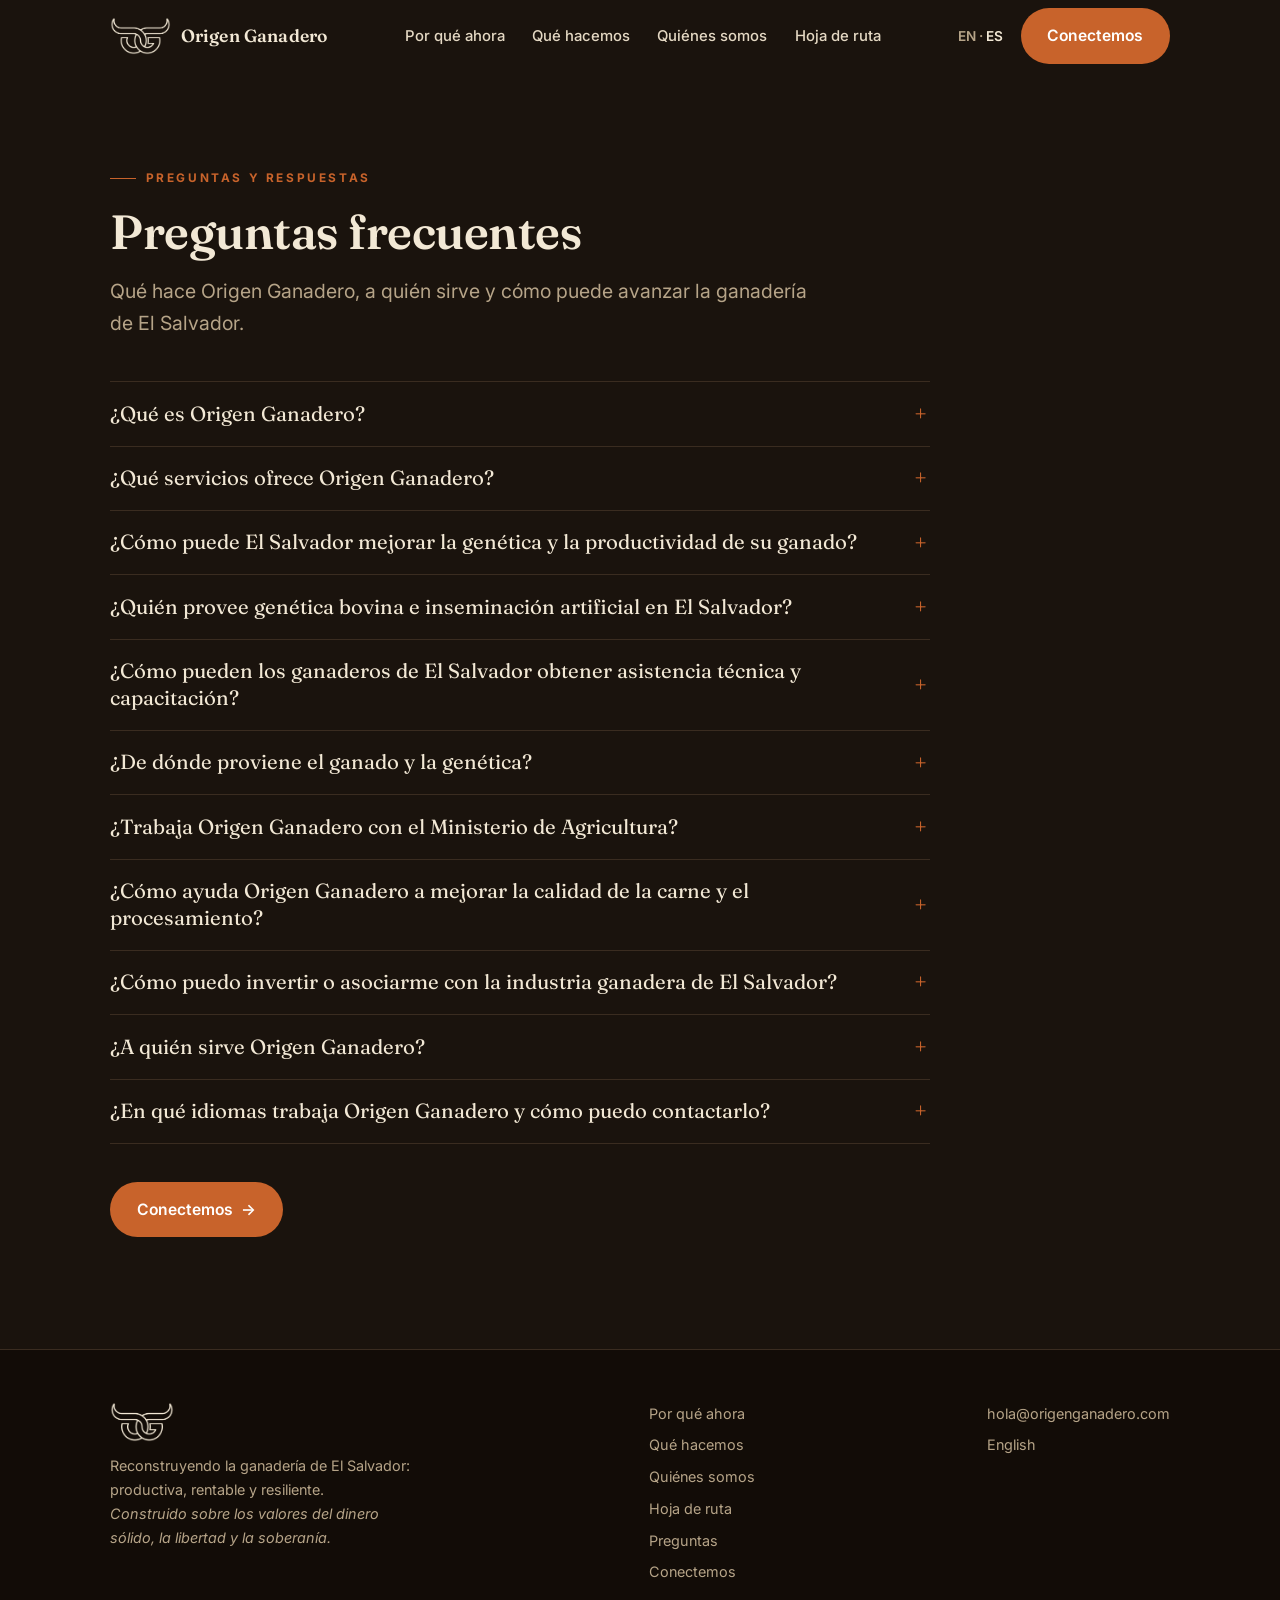
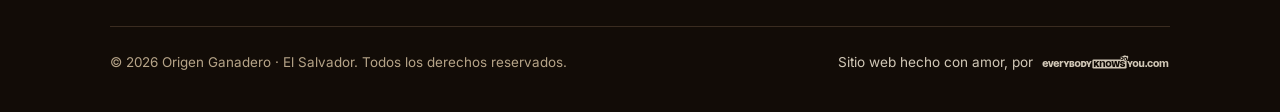
<file: es/faq/index.html>
<!DOCTYPE html>
<html lang="es">
<head>
<meta charset="UTF-8">
<meta name="viewport" content="width=device-width, initial-scale=1.0">
<title>Preguntas frecuentes · Origen Ganadero</title>
<meta name="description" content="Respuestas sobre el trabajo de Origen Ganadero en El Salvador: genética bovina, inseminación artificial, manejo del rancho, procesamiento y mercado.">
<meta name="keywords" content="preguntas frecuentes Origen Ganadero, industria ganadera El Salvador, genética bovina, inseminación artificial, transferencia de embriones, manejo del rancho, procesamiento de carne, asistencia técnica ganadera, Ministerio de Agricultura">
<link rel="canonical" href="https://origenganadero.com/es/faq/">
<link rel="alternate" hreflang="en" href="https://origenganadero.com/faq/">
<link rel="alternate" hreflang="es" href="https://origenganadero.com/es/faq/">
<link rel="alternate" hreflang="x-default" href="https://origenganadero.com/faq/">
<meta property="og:title" content="Preguntas frecuentes · Origen Ganadero">
<meta property="og:description" content="Qué hace Origen Ganadero, a quién sirve y cómo puede avanzar la ganadería de El Salvador.">
<meta property="og:type" content="website">
<meta property="og:url" content="https://origenganadero.com/es/faq/">
<meta property="og:image" content="https://origenganadero.com/assets/images/social-share/og-cover.jpg">
<meta property="og:site_name" content="Origen Ganadero">
<meta property="og:locale" content="es_SV">
<meta property="og:locale:alternate" content="en_US">
<meta name="twitter:card" content="summary_large_image">
<meta name="twitter:title" content="Preguntas frecuentes · Origen Ganadero">
<meta name="twitter:description" content="Respuestas sobre los servicios de Origen Ganadero para la ganadería de El Salvador.">
<meta name="twitter:image" content="https://origenganadero.com/assets/images/social-share/og-cover.jpg">
<meta name="robots" content="index, follow, max-image-preview:large, max-snippet:-1">
<meta name="author" content="Origen Ganadero">
<meta name="theme-color" content="#C8632B">
<meta name="geo.region" content="SV">
<meta name="geo.placename" content="El Salvador">
<meta http-equiv="content-language" content="es">
<link rel="icon" href="../../favicon.ico" sizes="any">
<link rel="icon" type="image/png" sizes="32x32" href="../../favicon-32x32.png">
<link rel="icon" type="image/png" sizes="16x16" href="../../favicon-16x16.png">
<link rel="apple-touch-icon" sizes="180x180" href="../../apple-touch-icon.png">
<link rel="manifest" href="../../site.webmanifest">
<link rel="alternate" type="text/plain" title="llms.txt" href="https://origenganadero.com/llms.txt">
<link rel="preconnect" href="https://fonts.googleapis.com">
<link rel="preconnect" href="https://fonts.gstatic.com" crossorigin>
<link rel="preload" as="style" href="https://fonts.googleapis.com/css2?family=Fraunces:opsz,wght@9..144,400;9..144,500;9..144,600;9..144,700&family=Inter:wght@400;500;600;700&display=swap">
<link rel="stylesheet" href="https://fonts.googleapis.com/css2?family=Fraunces:opsz,wght@9..144,400;9..144,500;9..144,600;9..144,700&family=Inter:wght@400;500;600;700&display=swap" media="print" onload="this.media='all'">
<noscript><link rel="stylesheet" href="https://fonts.googleapis.com/css2?family=Fraunces:opsz,wght@9..144,400;9..144,600;9..144,700&family=Inter:wght@400;500;600;700&display=swap"></noscript>
<link rel="stylesheet" href="../../assets/css/tokens.css">
<link rel="stylesheet" href="../../assets/css/styles.css">

<!-- Schema.org: connected @graph -->
<script type="application/ld+json">
{
  "@context": "https://schema.org",
  "@graph": [
    {
      "@type": "WebPage",
      "@id": "https://origenganadero.com/es/faq/#webpage",
      "url": "https://origenganadero.com/es/faq/",
      "name": "Preguntas frecuentes · Origen Ganadero",
      "description": "Respuestas sobre los servicios de Origen Ganadero para la ganadería de El Salvador.",
      "inLanguage": "es",
      "isPartOf": {
        "@id": "https://origenganadero.com/#website"
      },
      "about": {
        "@id": "https://origenganadero.com/#org"
      },
      "primaryImageOfPage": "https://origenganadero.com/assets/images/social-share/og-cover.jpg"
    },
    {
      "@type": "BreadcrumbList",
      "itemListElement": [
        {
          "@type": "ListItem",
          "position": 1,
          "name": "Inicio",
          "item": "https://origenganadero.com/es/"
        },
        {
          "@type": "ListItem",
          "position": 2,
          "name": "Preguntas",
          "item": "https://origenganadero.com/es/faq/"
        }
      ]
    },
    {
      "@type": "FAQPage",
      "@id": "https://origenganadero.com/es/faq/#faq",
      "inLanguage": "es",
      "mainEntity": [
        {
          "@type": "Question",
          "name": "¿Qué es Origen Ganadero?",
          "acceptedAnswer": {
            "@type": "Answer",
            "text": "Origen Ganadero es una empresa con sede en El Salvador que reconstruye la industria ganadera nacional. Actúa como conector y facilitador, llevando genética de clase mundial, asistencia técnica y liderazgo de programas a los ganaderos, las instituciones y el Ministerio de Agricultura."
          }
        },
        {
          "@type": "Question",
          "name": "¿Qué servicios ofrece Origen Ganadero?",
          "acceptedAnswer": {
            "@type": "Answer",
            "text": "Origen Ganadero apoya toda la cadena de valor ganadera: (1) genética y reproducción, con genética élite de EE. UU., inseminación artificial y transferencia de embriones; (2) manejo del rancho y pastoreo regenerativo; (3) procesamiento de carne; (4) productos de valor agregado que aprovechan todo el animal; y (5) desarrollo de mercado y gastronomía."
          }
        },
        {
          "@type": "Question",
          "name": "¿Cómo puede El Salvador mejorar la genética y la productividad de su ganado?",
          "acceptedAnswer": {
            "@type": "Answer",
            "text": "La productividad del hato mejora más rápido introduciendo genética comprobada y reproducción moderna. Origen Ganadero importa líneas élite de EE. UU. adaptadas al clima tropical y ejecuta programas de inseminación artificial y transferencia de embriones, para que la fertilidad, el peso y la calidad de la carne mejoren en pocas temporadas en lugar de una generación."
          }
        },
        {
          "@type": "Question",
          "name": "¿Quién provee genética bovina e inseminación artificial en El Salvador?",
          "acceptedAnswer": {
            "@type": "Answer",
            "text": "Origen Ganadero provee genética bovina importada y programas de inseminación artificial y transferencia de embriones en El Salvador, trabajando junto al Ministerio de Agricultura y capacitando a veterinarios y técnicos locales para ejecutarlos."
          }
        },
        {
          "@type": "Question",
          "name": "¿Cómo pueden los ganaderos de El Salvador obtener asistencia técnica y capacitación?",
          "acceptedAnswer": {
            "@type": "Answer",
            "text": "Origen Ganadero brinda asistencia técnica y capacitación en reproducción, nutrición, pastoreo regenerativo y manejo de ganado de bajo estrés, en conjunto con el Ministerio de Agricultura y llegando a los ganaderos a través de su red."
          }
        },
        {
          "@type": "Question",
          "name": "¿De dónde proviene el ganado y la genética?",
          "acceptedAnswer": {
            "@type": "Answer",
            "text": "Origen Ganadero selecciona líneas genéticas y pie de cría comprobados de los Estados Unidos, principalmente de Texas, eligiendo genética adaptada al clima tropical y capaz de mejorar un hato en pocas temporadas."
          }
        },
        {
          "@type": "Question",
          "name": "¿Trabaja Origen Ganadero con el Ministerio de Agricultura?",
          "acceptedAnswer": {
            "@type": "Answer",
            "text": "Sí. Origen Ganadero trabaja en alianza con el Ministerio de Agricultura y Ganadería de El Salvador (MAG) para llegar a los ganaderos y reconstruir el hato nacional."
          }
        },
        {
          "@type": "Question",
          "name": "¿Cómo ayuda Origen Ganadero a mejorar la calidad de la carne y el procesamiento?",
          "acceptedAnswer": {
            "@type": "Answer",
            "text": "Además de la genética, Origen Ganadero ayuda a planificar, diseñar y presupuestar plantas de procesamiento, capacita al personal en aprovechamiento de la canal y desarrolla productos de valor agregado y mercados gastronómicos, para que más de cada animal se convierta en producto de alta calidad y los productores capturen más valor."
          }
        },
        {
          "@type": "Question",
          "name": "¿Cómo puedo invertir o asociarme con la industria ganadera de El Salvador?",
          "acceptedAnswer": {
            "@type": "Answer",
            "text": "Inversionistas, propietarios de tierra y aliados pueden involucrarse mediante el formulario Conectemos del sitio web. Origen Ganadero une capital, tierra y experiencia con proyectos ganaderos serios en un país en un período de renacimiento nacional."
          }
        },
        {
          "@type": "Question",
          "name": "¿A quién sirve Origen Ganadero?",
          "acceptedAnswer": {
            "@type": "Answer",
            "text": "Origen Ganadero sirve al Ministerio de Agricultura, a los salvadoreños que regresan con tierra para construir, a inversionistas y aliados, y a los ganaderos de todo El Salvador que buscan mejor genética y mejores prácticas."
          }
        },
        {
          "@type": "Question",
          "name": "¿En qué idiomas trabaja Origen Ganadero y cómo puedo contactarlo?",
          "acceptedAnswer": {
            "@type": "Answer",
            "text": "Origen Ganadero trabaja en español e inglés. La mejor forma de contactar al equipo es el formulario Conectemos del sitio web, o el correo hola@origenganadero.com."
          }
        }
      ]
    }
  ]
}
</script>
</head>
<body>

<header class="site-header">
  <div class="wrap nav">
    <a class="brand" href="../index.html" aria-label="Inicio Origen Ganadero">
      <img src="../../assets/images/logos/og-logo-cream.webp" alt="Origen Ganadero">
      <span class="brand-name">Origen Ganadero</span>
    </a>
    <nav class="nav-links" aria-label="Principal">
      <a href="../index.html#why">Por qué ahora</a>
      <a href="../index.html#what">Qué hacemos</a>
      <a href="../index.html#founders">Quiénes somos</a>
      <a href="../index.html#roadmap">Hoja de ruta</a>
    </nav>
    <div class="nav-right">
      <span class="lang"><a href="../../faq/index.html">EN</a> · <span class="active">ES</span></span>
      <a class="btn btn--primary" href="https://forms.gle/qtm38CiH8gpXnsta9" target="_blank" rel="noopener">Conectemos</a>
      <button class="nav-toggle" aria-label="Abrir menú" aria-expanded="false">
        <svg viewBox="0 0 24 24" fill="none" stroke="currentColor" stroke-width="2"><line x1="3" y1="6" x2="21" y2="6"/><line x1="3" y1="12" x2="21" y2="12"/><line x1="3" y1="18" x2="21" y2="18"/></svg>
      </button>
    </div>
  </div>
</header>

<main>
  <section class="faq-hero">
    <div class="wrap reveal">
      <span class="eyebrow">Preguntas y respuestas</span>
      <h1 class="section-title">Preguntas frecuentes</h1>
      <p class="lead">Qué hace Origen Ganadero, a quién sirve y cómo puede avanzar la ganadería de El Salvador.</p>
      <div class="faq">
        <details class="faq__item">
          <summary>¿Qué es Origen Ganadero?</summary>
          <div class="faq__a"><p>Origen Ganadero es una empresa con sede en El Salvador que reconstruye la industria ganadera nacional. Actúa como conector y facilitador, llevando genética de clase mundial, asistencia técnica y liderazgo de programas a los ganaderos, las instituciones y el Ministerio de Agricultura.</p></div>
        </details>
        <details class="faq__item">
          <summary>¿Qué servicios ofrece Origen Ganadero?</summary>
          <div class="faq__a"><p>Origen Ganadero apoya toda la cadena de valor ganadera: (1) genética y reproducción, con genética élite de EE. UU., inseminación artificial y transferencia de embriones; (2) manejo del rancho y pastoreo regenerativo; (3) procesamiento de carne; (4) productos de valor agregado que aprovechan todo el animal; y (5) desarrollo de mercado y gastronomía.</p></div>
        </details>
        <details class="faq__item">
          <summary>¿Cómo puede El Salvador mejorar la genética y la productividad de su ganado?</summary>
          <div class="faq__a"><p>La productividad del hato mejora más rápido introduciendo genética comprobada y reproducción moderna. Origen Ganadero importa líneas élite de EE. UU. adaptadas al clima tropical y ejecuta programas de inseminación artificial y transferencia de embriones, para que la fertilidad, el peso y la calidad de la carne mejoren en pocas temporadas en lugar de una generación.</p></div>
        </details>
        <details class="faq__item">
          <summary>¿Quién provee genética bovina e inseminación artificial en El Salvador?</summary>
          <div class="faq__a"><p>Origen Ganadero provee genética bovina importada y programas de inseminación artificial y transferencia de embriones en El Salvador, trabajando junto al Ministerio de Agricultura y capacitando a veterinarios y técnicos locales para ejecutarlos.</p></div>
        </details>
        <details class="faq__item">
          <summary>¿Cómo pueden los ganaderos de El Salvador obtener asistencia técnica y capacitación?</summary>
          <div class="faq__a"><p>Origen Ganadero brinda asistencia técnica y capacitación en reproducción, nutrición, pastoreo regenerativo y manejo de ganado de bajo estrés, en conjunto con el Ministerio de Agricultura y llegando a los ganaderos a través de su red.</p></div>
        </details>
        <details class="faq__item">
          <summary>¿De dónde proviene el ganado y la genética?</summary>
          <div class="faq__a"><p>Origen Ganadero selecciona líneas genéticas y pie de cría comprobados de los Estados Unidos, principalmente de Texas, eligiendo genética adaptada al clima tropical y capaz de mejorar un hato en pocas temporadas.</p></div>
        </details>
        <details class="faq__item">
          <summary>¿Trabaja Origen Ganadero con el Ministerio de Agricultura?</summary>
          <div class="faq__a"><p>Sí. Origen Ganadero trabaja en alianza con el Ministerio de Agricultura y Ganadería de El Salvador (MAG) para llegar a los ganaderos y reconstruir el hato nacional.</p></div>
        </details>
        <details class="faq__item">
          <summary>¿Cómo ayuda Origen Ganadero a mejorar la calidad de la carne y el procesamiento?</summary>
          <div class="faq__a"><p>Además de la genética, Origen Ganadero ayuda a planificar, diseñar y presupuestar plantas de procesamiento, capacita al personal en aprovechamiento de la canal y desarrolla productos de valor agregado y mercados gastronómicos, para que más de cada animal se convierta en producto de alta calidad y los productores capturen más valor.</p></div>
        </details>
        <details class="faq__item">
          <summary>¿Cómo puedo invertir o asociarme con la industria ganadera de El Salvador?</summary>
          <div class="faq__a"><p>Inversionistas, propietarios de tierra y aliados pueden involucrarse mediante el formulario Conectemos del sitio web. Origen Ganadero une capital, tierra y experiencia con proyectos ganaderos serios en un país en un período de renacimiento nacional.</p></div>
        </details>
        <details class="faq__item">
          <summary>¿A quién sirve Origen Ganadero?</summary>
          <div class="faq__a"><p>Origen Ganadero sirve al Ministerio de Agricultura, a los salvadoreños que regresan con tierra para construir, a inversionistas y aliados, y a los ganaderos de todo El Salvador que buscan mejor genética y mejores prácticas.</p></div>
        </details>
        <details class="faq__item">
          <summary>¿En qué idiomas trabaja Origen Ganadero y cómo puedo contactarlo?</summary>
          <div class="faq__a"><p>Origen Ganadero trabaja en español e inglés. La mejor forma de contactar al equipo es el formulario Conectemos del sitio web, o el correo hola@origenganadero.com.</p></div>
        </details>
      </div>
      <div class="faq-cta"><a class="btn btn--primary" href="https://forms.gle/qtm38CiH8gpXnsta9" target="_blank" rel="noopener">Conectemos <span class="arrow">→</span></a></div>
    </div>
  </section>
</main>

<footer class="site-footer">
  <div class="wrap">
    <div class="footer-grid">
      <div class="footer-col">
        <div class="footer-brand">
          <img src="../../assets/images/logos/og-logo-cream.webp" alt="Origen Ganadero">
        </div>
        <p>Reconstruyendo la ganadería de El Salvador: productiva, rentable y resiliente.</p>
        <p class="footer-ethos">Construido sobre los valores del dinero sólido, la libertad y la soberanía.</p>
      </div>
      <div class="footer-col">
        <div class="footer-links">
          <a href="../index.html#why">Por qué ahora</a>
          <a href="../index.html#what">Qué hacemos</a>
          <a href="../index.html#founders">Quiénes somos</a>
          <a href="../index.html#roadmap">Hoja de ruta</a>
      <a href="index.html">Preguntas</a>
          <a href="https://forms.gle/qtm38CiH8gpXnsta9" target="_blank" rel="noopener">Conectemos</a>
        </div>
      </div>
      <div class="footer-col">
        <div class="footer-links">
          <a href="mailto:hola@origenganadero.com">hola@origenganadero.com</a>
          <a href="../../faq/index.html">English</a>
          
          
        </div>
      </div>
    </div>
    <div class="footer-bottom">
      <small>© <span data-year>2026</span> Origen Ganadero · El Salvador. Todos los derechos reservados.</small>
      <a class="eky-credit" href="https://everybodyknowsyou.com" target="_blank" rel="noopener" aria-label="Sitio web hecho con amor por everybodyknowsyou.com">
        <span class="eky-credit__text">Sitio web hecho con amor, por</span>
<?xml version="1.0" encoding="UTF-8"?>
<svg role="img" aria-label="everybodyknowsyou.com" id="Layer_1" data-name="Layer 1" xmlns="http://www.w3.org/2000/svg" viewBox="0 0 1296.95 160.34">
  <defs>
    <style>
            .cls-1 { fill: var(--eky-bg, #ffffff); }
      .cls-2 { fill: var(--eky-fg, currentColor); }
    </style>
  </defs>
  <g>
    <g>
      <g>
        <rect class="cls-2" x="515.16" y="55.21" width="342.62" height="90.52" rx="12" ry="12"/>
        <path class="cls-1" d="M530.13,71.12h16.6v15.46l-.24,6.96h.32l3.32-4.61,15.14-17.81h19.83l-22.02,25.02,22.18,33.68h-19.92l-13.76-20.73-4.86,5.34v15.38h-16.6v-58.69Z"/>
        <path class="cls-1" d="M604.13,71.12v8.01h.32c4.53-6.23,10.53-9.23,18.54-9.23,12.47,0,18.94,7.29,18.94,22.02v37.89h-16.6v-35.3c0-7.69-2.75-10.85-8.58-10.85-7.21,0-11.82,4.7-11.82,12.14v34h-16.6v-58.69h15.79Z"/>
        <path class="cls-1" d="M647.37,100.43c0-17.57,11.09-30.52,29.31-30.52s29.31,12.95,29.31,30.52-11.09,30.6-29.31,30.6-29.31-13.03-29.31-30.6ZM688.66,100.43c0-9.8-3.81-17.16-11.98-17.16s-11.98,7.37-11.98,17.16,3.81,17.24,11.98,17.24,11.98-7.45,11.98-17.24Z"/>
        <path class="cls-1" d="M705.66,71.12h17.57l6.64,35.62c.41,2.02.73,4.86,1.14,6.88h.32l1.21-6.88,6.88-35.62h18.54l7.45,35.62,1.29,6.88h.32l1.05-6.88,5.99-35.62h17.24l-13.28,58.69h-21.53l-6.64-32.38-1.29-6.88h-.32l-1.21,6.88-6.56,32.38h-21.45l-13.36-58.69Z"/>
        <path class="cls-1" d="M791.81,110.79l17-.08c.57,4.78,3.72,7.53,9.31,7.53,4.61,0,7.85-1.7,7.85-5.26,0-2.67-1.78-4.37-5.59-5.26l-14.09-3.24c-8.98-2.02-13.84-7.77-13.84-16.27,0-11.5,8.99-18.3,24.69-18.3,14.65,0,23.56,6.96,23.8,18.05h-17c-.49-3.32-2.67-5.67-7.69-5.67-4.37,0-7.21,1.54-7.21,4.61,0,2.43,1.7,3.81,5.59,4.7l14.09,3.24c9.23,2.1,14.09,8.18,14.09,16.84,0,12.71-10.28,19.35-24.77,19.35-16.19,0-25.99-7.77-26.23-20.24Z"/>
      </g>
      <g>
        <path class="cls-2" d="M918.06,100.39c0-17.57,11.09-30.52,29.31-30.52s29.31,12.95,29.31,30.52-11.09,30.6-29.31,30.6-29.31-13.03-29.31-30.6ZM959.34,100.39c0-9.8-3.81-17.16-11.98-17.16s-11.98,7.37-11.98,17.16,3.81,17.24,11.98,17.24,11.98-7.45,11.98-17.24Z"/>
        <path class="cls-2" d="M1018.85,129.78v-7.85h-.32c-4.61,6.15-10.52,9.07-17.89,9.07-11.98,0-18.46-7.29-18.46-21.94v-37.97h16.6v35.38c0,7.69,2.83,10.77,8.18,10.77,6.56,0,11.09-4.61,11.09-12.63v-33.52h16.6v58.69h-15.79Z"/>
        <path class="cls-2" d="M884.01,109.52l-20.4-38.4h17.84l8.26,17.75c.99,2.06,1.9,4.96,2.89,7.02h.33c.91-2.06,1.82-4.96,2.72-7.02l7.85-17.75h17.51l-20.07,38.57v21.31h-16.93v-21.47Z"/>
      </g>
      <g>
        <path class="cls-2" d="M14.66,100.39c0-17.97,10.85-30.52,29.55-30.52s28.01,12.47,27.36,34.41h-39.35c.89,8.91,4.53,14.01,11.66,14.01,5.67,0,9.31-3,10.44-8.5h16.76c-2.19,13.28-12.31,21.21-26.88,21.21-18.7,0-29.55-12.63-29.55-30.6ZM54.58,92.54c-1.05-6.56-4.78-9.96-10.36-9.96s-9.8,3.64-11.42,9.96h21.78Z"/>
        <path class="cls-2" d="M69.8,71.09h17.49l9.47,35.62c.57,2.02,1.05,4.86,1.62,6.88h.32l1.54-6.88,8.99-35.62h17.16l-17.81,58.69h-21.13l-17.65-58.69Z"/>
        <path class="cls-2" d="M124.69,100.39c0-17.97,10.85-30.52,29.55-30.52s28.01,12.47,27.36,34.41h-39.35c.89,8.91,4.53,14.01,11.66,14.01,5.67,0,9.31-3,10.44-8.5h16.76c-2.19,13.28-12.31,21.21-26.88,21.21-18.7,0-29.55-12.63-29.55-30.6ZM164.61,92.54c-1.05-6.56-4.78-9.96-10.36-9.96s-9.8,3.64-11.42,9.96h21.78Z"/>
        <path class="cls-2" d="M187.44,71.09h15.46v9.47h.32c3.64-7.37,8.74-10.69,15.71-10.69,1.86,0,3.56.24,5.1.81v15.79h-.32c-1.7-.49-3.24-.73-5.18-.73-9.15,0-14.49,5.42-14.49,16.11v27.93h-16.6v-58.69Z"/>
        <path class="cls-2" d="M285.57,71.09h26.15c13.52,0,20.97,5.42,20.97,14.82,0,6.15-3.08,10.36-9.96,12.39v.32c8.02,1.46,12.23,6.23,12.23,13.84,0,10.52-8.42,17.33-21.7,17.33h-27.69v-58.69ZM316.66,88.82c0-3.64-2.02-5.18-6.56-5.18h-7.93v10.77h7.93c4.37,0,6.56-1.86,6.56-5.59ZM318.6,111.24c0-3.81-2.27-5.99-6.88-5.99h-9.55v11.98h9.63c4.45,0,6.8-2.19,6.8-5.99Z"/>
        <path class="cls-2" d="M337.95,100.39c0-17.57,11.09-30.52,29.31-30.52s29.31,12.95,29.31,30.52-11.09,30.6-29.31,30.6-29.31-13.03-29.31-30.6ZM379.24,100.39c0-9.8-3.8-17.16-11.98-17.16s-11.98,7.37-11.98,17.16,3.8,17.24,11.98,17.24,11.98-7.45,11.98-17.24Z"/>
        <path class="cls-2" d="M402.08,71.09h24.13c18.62,0,29.63,10.36,29.63,29.31s-11.01,29.39-29.63,29.39h-24.13v-58.69ZM438.99,100.39c0-10.77-5.83-16.19-13.36-16.19h-6.96v32.46h6.96c7.53,0,13.36-5.51,13.36-16.27Z"/>
        <path class="cls-2" d="M471.04,109.52l-20.4-38.4h17.84l8.26,17.75c.99,2.06,1.9,4.96,2.89,7.02h.33c.91-2.06,1.82-4.96,2.72-7.02l7.85-17.75h17.51l-20.07,38.57v21.31h-16.93v-21.47Z"/>
        <path class="cls-2" d="M245.89,109.52l-20.4-38.4h17.84l8.26,17.75c.99,2.06,1.9,4.96,2.89,7.02h.33c.91-2.06,1.82-4.96,2.72-7.02l7.85-17.75h17.51l-20.07,38.57v21.31h-16.93v-21.47Z"/>
      </g>
    </g>
    <g>
      <g>
        <path class="cls-2" d="M837.89,14.05c5.42-1.65,11.14.47,13.85,5.48.39.72,1.1,1.2,1.88,1.34.7.12,1.52-.2,2.16-.74,4.05-3.38,9.74-3.68,14.06-.7,4.24,2.92,5.92,8.22,4.35,13.25l-6.96,22.26c-2.45,8.46-9.67,14.45-18.27,15.02-8.94.6-17.2-4.68-20.36-13.03-.17-.45-.5-.62-.88-.67s-.66.09-.98.46c-5.78,6.49-15.01,8.59-23.07,5.2-7.59-3.19-12.57-10.83-12.37-19.15.21-8.44,5.67-16.24,13.97-18.77l32.61-9.94ZM844.69,65.73c8.85,1.59,17.31-4.28,18.9-13.13,1.59-8.85-4.28-17.31-13.13-18.9-8.85-1.59-17.31,4.28-18.9,13.13s4.28,17.31,13.13,18.9ZM808.72,59.25c8.85,1.59,17.31-4.28,18.9-13.13,1.59-8.85-4.28-17.31-13.13-18.9-8.85-1.59-17.31,4.28-18.9,13.13-1.59,8.85,4.28,17.31,13.13,18.9Z"/>
        <g>
          <path class="cls-1" d="M850.46,33.7c8.85,1.59,14.72,10.06,13.13,18.9-1.59,8.85-10.06,14.72-18.9,13.13-8.85-1.59-14.72-10.06-13.13-18.9s10.06-14.72,18.9-13.13Z"/>
          <path class="cls-1" d="M814.49,27.22c8.85,1.59,14.72,10.06,13.13,18.9-1.59,8.85-10.06,14.72-18.9,13.13-8.85-1.59-14.72-10.06-13.13-18.9,1.59-8.85,10.06-14.72,18.9-13.13Z"/>
        </g>
      </g>
      <g>
        <g>
          <path class="cls-2" d="M847.57,56.91c-.06-.86-.28-1.56-.42-2.47.64.65,1.19,1.16,1.91,1.66,1.12.79,2.71.42,3.44-.7.73-1.11.45-2.64-.68-3.44-.71-.5-1.52-.66-2.4-1.05,1.54-.53,3.13-1,3.41-2.57.17-.93-.14-1.9-.84-2.43-1.03-.79-2.26-.75-3.22.02-.58.46-1.06.91-1.67,1.49.18-.89.4-1.63.45-2.5.09-1.44-1.09-2.58-2.46-2.58s-2.55,1.17-2.48,2.62c.04.85.33,1.53.43,2.46-.47-.54-.95-.89-1.43-1.33-1.13-1.04-2.8-.99-3.77.19-.91,1.1-.66,2.87.58,3.67.72.46,1.49.65,2.34.99-.88.38-1.73.56-2.45,1.09-1.21.89-1.32,2.65-.36,3.69,1.04,1.12,2.62,1.06,3.73.03l1.46-1.34c-.23.92-.51,1.75-.51,2.68,0,1.41,1.2,2.5,2.56,2.45s2.46-1.22,2.37-2.6Z"/>
          <path class="cls-2" d="M847.57,56.91c.09,1.38-1.03,2.55-2.37,2.6s-2.56-1.05-2.56-2.45c0-.94.27-1.76.51-2.68l-1.46,1.34c-1.12,1.03-2.7,1.09-3.73-.03-.96-1.04-.84-2.8.36-3.69.71-.53,1.56-.71,2.45-1.09-.85-.34-1.62-.53-2.34-.99-1.24-.79-1.49-2.57-.58-3.67.97-1.17,2.64-1.23,3.77-.19.48.45.96.79,1.43,1.33-.1-.93-.38-1.61-.43-2.46-.07-1.44,1.07-2.62,2.48-2.62s2.55,1.14,2.46,2.58c-.05.87-.27,1.6-.45,2.5.61-.58,1.09-1.03,1.67-1.49.96-.77,2.19-.81,3.22-.02.7.54,1,1.5.84,2.43-.28,1.57-1.87,2.04-3.41,2.57.88.39,1.69.54,2.4,1.05,1.13.8,1.41,2.33.68,3.44-.73,1.11-2.32,1.48-3.44.7-.72-.5-1.27-1.01-1.91-1.66.14.92.37,1.62.42,2.47Z"/>
        </g>
        <g>
          <path class="cls-2" d="M810.13,50.42c.09-1.04-.23-1.92-.46-2.9.76.65,1.37,1.38,2.24,1.82,1.23.63,2.73.08,3.32-1.08s.21-2.6-.95-3.29c-.73-.43-1.51-.63-2.28-.94.71-.21,1.29-.46,1.92-.73,1.42-.61,1.98-2.23,1.25-3.55s-2.48-1.69-3.67-.79c-.67.5-1.22,1.01-1.84,1.61.23-1.08.58-2.02.43-3.07-.18-1.23-1.33-2.03-2.49-2.01s-2.27.88-2.4,2.1c-.11,1.04.22,1.91.45,2.98-.52-.57-1.04-.93-1.58-1.42-1.11-1-2.86-.89-3.77.32s-.53,2.95.79,3.67c.74.41,1.47.63,2.23.89-.85.33-1.63.52-2.35.98-1.23.78-1.49,2.47-.66,3.57s2.46,1.35,3.58.48c.64-.49,1.17-.96,1.77-1.57-.22,1.07-.56,1.95-.45,2.98.14,1.28,1.29,2.13,2.5,2.11s2.29-.84,2.41-2.17Z"/>
          <path class="cls-2" d="M810.13,50.42c-.12,1.32-1.24,2.14-2.41,2.17s-2.36-.83-2.5-2.11c-.11-1.03.23-1.91.45-2.98-.6.61-1.13,1.08-1.77,1.57-1.12.87-2.73.66-3.58-.48s-.57-2.79.66-3.57c.72-.46,1.5-.64,2.35-.98-.77-.26-1.49-.48-2.23-.89-1.32-.73-1.68-2.5-.79-3.67s2.66-1.32,3.77-.32c.54.49,1.06.85,1.58,1.42-.23-1.07-.56-1.94-.45-2.98.13-1.22,1.24-2.08,2.4-2.1s2.31.78,2.49,2.01c.15,1.05-.2,1.99-.43,3.07.62-.6,1.17-1.1,1.84-1.61,1.2-.9,2.97-.5,3.67.79s.17,2.93-1.25,3.55c-.63.27-1.21.52-1.92.73.77.32,1.55.51,2.28.94,1.16.68,1.53,2.13.95,3.29s-2.09,1.71-3.32,1.08c-.87-.44-1.48-1.17-2.24-1.82.23.98.55,1.86.46,2.9Z"/>
        </g>
      </g>
    </g>
  </g>
  <g fill="var(--eky-fg, currentColor)">
    <path d="M1046.08,112.99h15.96v16.61h-15.96v-16.61Z"/>
    <path d="M1065.91,100.33c0-17.49,11.29-30.39,29.1-30.39,13.79,0,25.15,8.06,26.36,22.41h-16.85c-.56-5.8-4.03-9.11-9.43-9.11-8.06,0-11.93,7.42-11.93,17.09s3.79,17.17,11.85,17.17c5.4,0,8.95-3.3,9.67-9.67h16.85c-1.13,14.91-12.66,22.97-26.52,22.97-18.14,0-29.1-12.98-29.1-30.47Z"/>
    <path d="M1124.75,100.33c0-17.49,11.04-30.39,29.18-30.39s29.18,12.9,29.18,30.39-11.04,30.47-29.18,30.47-29.18-12.98-29.18-30.47ZM1165.86,100.33c0-9.75-3.79-17.09-11.93-17.09s-11.93,7.33-11.93,17.09,3.79,17.17,11.93,17.17,11.93-7.42,11.93-17.17Z"/>
    <path d="M1204.31,71.15v7.98h.32c4.43-5.97,10.64-9.19,17.9-9.19s12.41,3.14,15.4,9.19h.32c4.92-6.21,10.72-9.19,17.9-9.19,12.58,0,19.27,8.71,19.27,22.81v36.84h-16.53v-34.26c0-7.66-2.34-11.69-8.06-11.69-6.53,0-10.56,5-10.56,12.9v33.05h-16.53v-34.34c0-7.58-2.42-11.61-8.14-11.61-6.61,0-10.48,5.24-10.48,12.9v33.05h-16.53v-58.44h15.72Z"/>
  </g>
</svg>      </a>
    </div>
  </div>
</footer>

<script src="../../assets/js/main.js"></script>
</body>
</html>
</file>
<file: assets/css/tokens.css>
/* assets/css/tokens.css — COLORS + FONTS only. The single source of truth.
   Edit this one file to re-skin the whole site (EN + ES stay in sync). */
:root{
  /* Brand palette — "premium dark chocolate" with cream text + a subtle ember-orange accent */
  --bg:        #1A130D;   /* page background (dark chocolate)  */
  --bg-deep:   #120C07;   /* deeper bands / footer            */
  --surface:   #241A12;   /* cards                            */
  --surface-2: #2E2118;   /* raised cards / hover             */
  --ink:       #F2E8D5;   /* headings (cream — matches logo)  */
  --body:      #E4D8C3;   /* body text                        */
  --muted:     #B6A488;   /* secondary text                   */
  --line:      #3A2C20;   /* hairlines / borders              */
  --accent:    #C8632B;   /* primary accent — ember orange    */
  --accent-2:  #E0843B;   /* accent hover / highlight         */
  --green:     #6FA03C;   /* nature accent (from the logo), used sparingly */

  /* Footer credit colors (read by the EKY credit logo — see footer-credit.md) */
  --footer-bg: var(--bg-deep);
  --footer-fg: #F2E8D5;

  /* Fonts — Fraunces (editorial serif, premium) + Inter (clean, full Spanish glyphs) */
  --font-display: 'Fraunces', Georgia, 'Times New Roman', serif;
  --font-body:    'Inter', system-ui, -apple-system, Segoe UI, Roboto, sans-serif;

  /* Layout */
  --max: 1140px;
}
</file>
<file: assets/css/styles.css>
/* assets/css/styles.css — all styling. References tokens.css; never hard-codes a hex. */

/* ---------- reset ---------- */
*{margin:0;padding:0;box-sizing:border-box}
html{scroll-behavior:smooth;scroll-padding-top:84px;-webkit-text-size-adjust:100%}
body{
  font-family:var(--font-body);
  color:var(--body);
  background:var(--bg);
  line-height:1.65;
  -webkit-font-smoothing:antialiased;
  overflow-x:hidden;
}
img{max-width:100%;display:block}
a{color:var(--accent-2);text-decoration:none;transition:color .2s}
a:hover{color:var(--ink)}
h1,h2,h3,h4{font-family:var(--font-display);color:var(--ink);line-height:1.08;font-weight:600;letter-spacing:-.01em}
ul{list-style:none}

/* ---------- layout helpers ---------- */
.wrap{max-width:var(--max);margin:0 auto;padding:0 clamp(1.2rem,4vw,2.5rem)}
section{position:relative}
.band{padding:clamp(4rem,9vw,7.5rem) 0}
.band--deep{background:var(--bg-deep)}
.eyebrow{
  font-family:var(--font-body);font-weight:700;text-transform:uppercase;
  letter-spacing:.22em;font-size:.74rem;color:var(--accent);margin-bottom:1.1rem;
  display:inline-flex;align-items:center;gap:.6rem;
}
.eyebrow::before{content:"";width:26px;height:1px;background:var(--accent);display:inline-block}
.section-title{font-size:clamp(1.9rem,4.4vw,3rem);max-width:18ch;margin-bottom:1.1rem}
.lead{font-size:clamp(1.05rem,2.2vw,1.22rem);color:var(--muted);max-width:60ch}

/* ---------- buttons ---------- */
.btn{
  display:inline-flex;align-items:center;gap:.55rem;
  font-family:var(--font-body);font-weight:600;font-size:.98rem;
  padding:.85rem 1.6rem;border-radius:999px;cursor:pointer;border:1px solid transparent;
  transition:transform .2s,background .2s,color .2s,border-color .2s;
}
.btn--primary{background:var(--accent);color:#fff}
.btn--primary:hover{background:var(--accent-2);color:#fff;transform:translateY(-2px)}
.btn--ghost{background:transparent;color:var(--ink);border-color:var(--line)}
.btn--ghost:hover{border-color:var(--accent);color:var(--ink);transform:translateY(-2px)}
.btn .arrow{transition:transform .2s}
.btn:hover .arrow{transform:translateX(3px)}

/* ---------- header / nav ---------- */
.site-header{
  position:fixed;top:0;left:0;right:0;z-index:50;
  background:rgba(18,12,7,0);backdrop-filter:blur(0);
  transition:background .3s,backdrop-filter .3s,border-color .3s;
  border-bottom:1px solid transparent;
}
.site-header.scrolled{background:rgba(18,12,7,.86);backdrop-filter:blur(10px);border-bottom-color:var(--line)}
.nav{display:flex;align-items:center;justify-content:space-between;height:72px;gap:1rem}
.brand{display:flex;align-items:center;gap:.6rem}
.brand img{height:38px;width:auto}
.brand .brand-name{font-family:var(--font-display);font-size:1.1rem;color:var(--ink);font-weight:600;letter-spacing:.01em}
.nav-links{display:flex;align-items:center;gap:1.7rem}
.nav-links a{color:var(--body);font-size:.93rem;font-weight:500}
.nav-links a:hover{color:var(--accent-2)}
.nav-right{display:flex;align-items:center;gap:1.1rem}
.lang{font-size:.85rem;color:var(--muted);font-weight:600;white-space:nowrap}
.lang a{color:var(--muted)}
.lang a:hover{color:var(--accent-2)}
.lang .active{color:var(--ink)}
.nav-toggle{display:none;background:none;border:0;color:var(--ink);cursor:pointer;padding:.3rem}
.nav-toggle svg{width:26px;height:26px}

/* ---------- hero ---------- */
.hero{
  position:relative;min-height:100svh;display:flex;align-items:center;
  padding-top:84px;padding-bottom:3rem;overflow:hidden;
}
.hero__bg{position:absolute;inset:0;z-index:0}
.hero__bg img{width:100%;height:100%;object-fit:cover}
.hero__bg::after{
  content:"";position:absolute;inset:0;
  background:
    linear-gradient(180deg, rgba(18,12,7,.62) 0%, rgba(18,12,7,.55) 40%, rgba(18,12,7,.92) 100%),
    linear-gradient(90deg, rgba(18,12,7,.85) 0%, rgba(18,12,7,.35) 60%, rgba(18,12,7,.2) 100%);
}
.hero__inner{position:relative;z-index:1;width:100%;display:grid;grid-template-columns:1fr auto;column-gap:clamp(2rem,5vw,4.5rem);align-items:center}
.hero__title{
  font-family:var(--font-display);font-weight:600;line-height:1.08;letter-spacing:-.01em;
  font-size:clamp(2.5rem,6.4vw,4.7rem);max-width:16ch;margin:.4rem 0 1.3rem;
  color:#fff;text-wrap:balance;
}
.hero__title .accent{color:var(--accent-2)}
.hero__sub{font-size:clamp(1.05rem,2.3vw,1.32rem);color:var(--body);max-width:50ch;margin-bottom:2.1rem}
.hero__cta{display:flex;flex-wrap:wrap;gap:.9rem}
.hero__meta{margin-top:2.2rem;color:var(--muted);font-size:.88rem;display:flex;flex-wrap:wrap;gap:.5rem 1.3rem}
.hero__meta span{display:inline-flex;align-items:center;gap:.5rem}
.hero__meta span::before{content:"";width:6px;height:6px;border-radius:50%;background:var(--accent)}

/* ---------- mission / why (editorial columns, no boxes) ---------- */
.pillars{counter-reset:pil;display:grid;grid-template-columns:repeat(3,1fr);margin-top:2.8rem;
  border-top:1px solid var(--line);border-bottom:1px solid var(--line)}
.pillar{counter-increment:pil;background:var(--bg);border:0;border-radius:0;border-left:1px solid var(--line);
  padding:2rem clamp(1.1rem,2.2vw,1.9rem)}
.pillar:first-child{border-left:0;padding-left:0}
.pillar::before{content:"0" counter(pil);display:block;font-family:var(--font-display);color:var(--accent);
  font-size:.92rem;font-weight:600;letter-spacing:.05em;margin-bottom:1rem}
.pillar h3{font-size:clamp(1.7rem,3.3vw,2.4rem);margin-bottom:.7rem;color:var(--ink)}
.pillar p{color:var(--muted);font-size:1rem}

/* ---------- what we do (numbered list, no boxes) ---------- */
.cards{display:grid;grid-template-columns:1fr;margin-top:2.6rem;border-top:1px solid var(--line)}
.card{background:var(--bg-deep);border:0;border-radius:0;border-bottom:1px solid var(--line);
  display:grid;grid-template-columns:auto 1fr;column-gap:clamp(1.1rem,3vw,2.4rem);row-gap:.35rem;
  align-items:baseline;padding:1.7rem .2rem}
.card__num{grid-column:1;grid-row:1 / span 2;font-family:var(--font-display);font-size:1.6rem;color:var(--accent);font-weight:600;line-height:1}
.card h3{grid-column:2;font-size:1.35rem;transition:color .2s}
.card p{grid-column:2;color:var(--muted);font-size:1rem;max-width:64ch}
.card:hover h3{color:var(--accent-2)}

/* ---------- split (problem/solution) ---------- */
.split{display:grid;grid-template-columns:1.05fr 1fr;gap:clamp(2rem,5vw,4rem);align-items:center}
.split__media{position:relative}
.split__media img{border-radius:18px;width:100%;aspect-ratio:4/3;object-fit:cover;box-shadow:0 30px 60px rgba(0,0,0,.45)}
.split__media .tag{
  position:absolute;left:1rem;bottom:1rem;background:rgba(18,12,7,.82);backdrop-filter:blur(4px);
  color:var(--ink);font-size:.8rem;font-weight:600;padding:.5rem .9rem;border-radius:999px;border:1px solid var(--line)
}
.checklist{margin-top:1.6rem;display:flex;flex-direction:column;gap:.9rem}
.checklist li{display:flex;gap:.8rem;align-items:flex-start;color:var(--body)}
.checklist li svg{flex:none;width:22px;height:22px;color:var(--accent);margin-top:.15rem}

/* ---------- audience (bordered matrix, no fills) ---------- */
.audience{display:grid;grid-template-columns:1fr 1fr;margin-top:2.8rem;
  border-top:1px solid var(--line);border-left:1px solid var(--line)}
.aud{display:flex;gap:1rem;background:var(--bg-deep);border:0;border-radius:0;
  border-right:1px solid var(--line);border-bottom:1px solid var(--line);
  padding:1.7rem clamp(1.2rem,2.2vw,1.9rem);transition:background .25s}
.aud:hover{background:var(--surface)}
.aud__n{font-family:var(--font-display);color:var(--accent);font-size:1.5rem;font-weight:600;line-height:1}
.aud h3{font-size:1.12rem;margin-bottom:.3rem}
.aud p{color:var(--muted);font-size:.94rem}

/* ---------- founders ---------- */
.founders{display:grid;grid-template-columns:repeat(3,1fr);gap:1.8rem;margin-top:2.8rem}
.founder{background:var(--surface);border:1px solid var(--line);border-radius:18px;overflow:hidden;display:flex;flex-direction:column}
.founder__img{aspect-ratio:1/1;overflow:hidden}
.founder__img img{width:100%;height:100%;object-fit:cover;transition:transform .5s}
.founder:hover .founder__img img{transform:scale(1.04)}
.founder__body{padding:1.6rem 1.7rem 1.9rem}
.founder__body h3{font-size:1.4rem;margin-bottom:.15rem}
.founder__role{color:var(--accent-2);font-weight:600;font-size:.92rem;margin-bottom:.9rem;display:block}
.founder__body p{color:var(--muted);font-size:.96rem}

/* ---------- roadmap (connected timeline) ---------- */
.timeline{margin-top:3rem;display:grid;grid-template-columns:repeat(3,1fr);gap:clamp(1.4rem,4vw,2.8rem);position:relative}
.timeline::before{content:"";position:absolute;top:6px;left:0;right:0;height:1px;background:var(--line)}
.tl{position:relative;background:none;border:0;border-radius:0;padding:2.1rem 0 0}
.tl::before{content:"";position:absolute;top:0;left:0;width:14px;height:14px;border-radius:50%;
  background:var(--bg-deep);border:2px solid var(--accent);box-sizing:border-box}
.tl__phase{font-family:var(--font-body);text-transform:uppercase;letter-spacing:.16em;font-size:.72rem;font-weight:700;color:var(--accent);margin-bottom:.7rem}
.tl h3{font-size:1.22rem;margin-bottom:.8rem}
.tl ul{display:flex;flex-direction:column;gap:.55rem}
.tl li{color:var(--muted);font-size:.94rem;padding-left:1.1rem;position:relative}
.tl li::before{content:"";position:absolute;left:0;top:.6em;width:6px;height:6px;border-radius:50%;background:var(--accent)}

/* ---------- gallery strip ---------- */
.gallery{display:grid;grid-template-columns:repeat(4,1fr);gap:.9rem;margin-top:2.6rem}
.gallery img{border-radius:12px;aspect-ratio:1/1;object-fit:cover;transition:transform .4s,filter .4s;filter:saturate(.95)}
.gallery a:hover img{transform:scale(1.05);filter:saturate(1.1)}
.gallery a:nth-child(1){grid-column:span 2;grid-row:span 2}
.gallery a:nth-child(1) img{aspect-ratio:1/1;height:100%}

/* ---------- CTA band ---------- */
.cta{background:linear-gradient(160deg,var(--surface) 0%,var(--bg-deep) 100%);border-top:1px solid var(--line);border-bottom:1px solid var(--line)}
.cta__inner{display:grid;grid-template-columns:1.1fr .9fr;gap:clamp(2rem,5vw,4rem);align-items:center}
.cta h2{font-size:clamp(1.9rem,4.4vw,2.9rem);margin-bottom:1rem}
.cta .who{display:flex;flex-direction:column;gap:.7rem;margin:1.4rem 0 1.8rem}
.cta .who li{display:flex;gap:.7rem;color:var(--body);font-size:1.02rem}
.cta .who li svg{flex:none;width:20px;height:20px;color:var(--accent);margin-top:.25rem}
.cta__card{background:var(--bg-deep);border:1px solid var(--line);border-radius:18px;padding:2rem}
.cta__card h3{font-size:1.3rem;margin-bottom:.6rem}
.cta__card p{color:var(--muted);font-size:.95rem;margin-bottom:1.3rem}
.cta__card .btn{width:100%;justify-content:center}
.cta__note{margin-top:1rem;font-size:.85rem;color:var(--muted);text-align:center}

/* ---------- footer ---------- */
.site-footer{background:var(--footer-bg);color:var(--footer-fg);padding:3.2rem 0 2.4rem;border-top:1px solid var(--line)}
.footer-grid{display:flex;flex-wrap:wrap;gap:2rem;justify-content:space-between;align-items:flex-start}
.footer-brand{display:flex;align-items:center;gap:.6rem;margin-bottom:.8rem}
.footer-brand img{height:40px}
.footer-col p{color:var(--muted);font-size:.9rem;max-width:34ch}
.footer-links{display:flex;flex-direction:column;gap:.5rem}
.footer-links a{color:var(--muted);font-size:.9rem}
.footer-links a:hover{color:var(--footer-fg)}
.footer-bottom{margin-top:2.6rem;padding-top:1.5rem;border-top:1px solid var(--line);display:flex;flex-wrap:wrap;gap:1rem;justify-content:space-between;align-items:center}
.footer-bottom small{color:var(--muted);font-size:.84rem}
.footer-ethos{color:var(--muted);font-size:.82rem;font-style:italic;max-width:46ch}

/* EKY credit (recolorable) */
.eky-credit{display:inline-flex;align-items:center;gap:.5rem;margin-top:0;text-decoration:none;font-family:var(--font-body);font-size:.85rem;color:var(--footer-fg);opacity:.85}
.eky-credit:hover{opacity:1;color:var(--footer-fg)}
.eky-credit__text{color:var(--footer-fg)}
.eky-credit svg{--eky-bg:var(--footer-bg);height:16px;width:auto;display:block}

/* ---------- reveal animation ---------- */
.reveal{opacity:0;transform:translateY(22px);transition:opacity .6s ease,transform .6s ease}
.reveal.in{opacity:1;transform:none}
@media (prefers-reduced-motion:reduce){
  .reveal{opacity:1;transform:none;transition:none}
  html{scroll-behavior:auto}
}

/* ---------- responsive ---------- */
@media (max-width:900px){
  .pillars,.founders,.audience{grid-template-columns:1fr}
  .pillar{border-left:0;border-top:1px solid var(--line);padding:1.6rem 0}
  .pillar:first-child{border-top:0}
  .audience{border-left:0}
  .aud{border-right:0}
  .timeline{grid-template-columns:1fr;gap:0;padding-left:0}
  .timeline::before{top:0;bottom:0;left:6px;right:auto;width:1px;height:auto}
  .tl{padding:.2rem 0 1.8rem 1.8rem}
  .tl::before{top:.3rem;left:0}
  .tl:last-child{padding-bottom:0}
  .split,.cta__inner{grid-template-columns:1fr}
  .gallery{grid-template-columns:repeat(2,1fr)}
  .gallery a:nth-child(1){grid-column:span 2;grid-row:auto}
  .nav-links{
    position:fixed;inset:72px 0 auto 0;background:rgba(18,12,7,.97);backdrop-filter:blur(12px);
    flex-direction:column;gap:0;padding:.5rem 0;border-bottom:1px solid var(--line);
    transform:translateY(-12px);opacity:0;pointer-events:none;transition:opacity .25s,transform .25s;
  }
  .nav-links.open{transform:none;opacity:1;pointer-events:auto}
  .nav-links a{padding:.9rem 2rem;width:100%}
  .nav-toggle{display:block}
}
@media (max-width:560px){
  .gallery{grid-template-columns:repeat(2,1fr)}
  .hero__cta .btn{flex:1 1 auto;justify-content:center}
  .brand .brand-name{display:none}
}

/* ---------- before/after comparison slider ---------- */
.compare{user-select:none;width:100%}
.compare__frame{
  position:relative;border-radius:18px;overflow:hidden;aspect-ratio:1/1;width:100%;
  box-shadow:0 30px 60px rgba(0,0,0,.45);border:1px solid var(--line);
  --pos:52%;cursor:ew-resize;touch-action:pan-y;
}
.compare__img{position:absolute;inset:0;width:100%;height:100%;object-fit:cover;display:block;
  pointer-events:none;border-radius:0;box-shadow:none;aspect-ratio:auto}
.compare__overlay{position:absolute;inset:0;clip-path:inset(0 0 0 var(--pos));will-change:clip-path}
.compare__label{
  position:absolute;top:.9rem;font-family:var(--font-body);font-weight:700;
  font-size:.7rem;letter-spacing:.08em;text-transform:uppercase;color:#fff;
  background:rgba(18,12,7,.7);backdrop-filter:blur(4px);padding:.32rem .7rem;border-radius:999px;
  border:1px solid rgba(242,232,213,.18)}
.compare__label--left{left:.9rem}
.compare__label--right{right:.9rem;color:var(--accent-2);border-color:rgba(200,99,43,.5)}
.compare__divider{position:absolute;top:0;bottom:0;left:var(--pos);width:2px;background:rgba(242,232,213,.9);
  transform:translateX(-1px);z-index:5;pointer-events:none;box-shadow:0 0 0 1px rgba(0,0,0,.25)}
.compare__handle{
  position:absolute;top:66%;left:var(--pos);z-index:6;transform:translate(-50%,-50%);
  width:46px;height:46px;border-radius:50%;border:2px solid #fff;background:var(--accent);
  color:#fff;display:grid;place-items:center;cursor:ew-resize;box-shadow:0 6px 18px rgba(0,0,0,.4);touch-action:none}
.compare__handle:focus-visible{outline:3px solid var(--accent-2);outline-offset:3px}
.compare__handle svg{width:22px;height:22px;pointer-events:none}
.compare__tags{position:absolute;inset:0;z-index:4;pointer-events:none;transition:opacity .3s ease}
.ctag{position:absolute;display:inline-block;max-width:44%;font-family:var(--font-body);font-weight:600;
  font-size:.6rem;line-height:1.15;color:var(--ink);background:rgba(18,12,7,.84);backdrop-filter:blur(4px);
  padding:.26rem .46rem;border-radius:7px;border:1px solid var(--line);white-space:nowrap}
.ctag--right{right:.7rem;text-align:left;border-color:rgba(200,99,43,.55)}
.ctag--left{left:.7rem;text-align:right;border-color:var(--line)}
.ctag--ar1{top:33%}.ctag--ar2{top:42%}.ctag--ar3{top:51%}.ctag--ar4{top:60%}.ctag--ar5{top:69%}.ctag--ar6{top:78%}.ctag--ar7{top:87%}
.ctag--es1{top:44%}.ctag--es2{top:55%}.ctag--es3{top:66%}.ctag--es4{top:77%}.ctag--es5{top:88%}
.compare__leaders{position:absolute;inset:0;width:100%;height:100%;overflow:visible;pointer-events:none}
.compare__leaders polyline{fill:none;stroke:var(--ink);stroke-width:1.6;vector-effect:non-scaling-stroke;
  stroke-linejoin:round;stroke-linecap:round;opacity:.9}
.compare__leaders circle{fill:var(--ink);stroke:rgba(18,12,7,.5);stroke-width:1;vector-effect:non-scaling-stroke}
.compare__caption{margin-top:.9rem;color:var(--muted);font-size:.84rem;text-align:center;line-height:1.5}
@media (max-width:560px){
  .compare__frame{--pos:50%}
  .ctag{font-size:.54rem;max-width:52%;padding:.22rem .4rem;border-radius:6px}
  .compare__leaders polyline{stroke-width:1.4}
  .compare__handle{width:40px;height:40px}
  .compare__label{font-size:.62rem}
}

/* ---------- decorative line-art (cream, behind content) ---------- */
.band--decor{overflow:hidden}
.band--decor > .wrap{position:relative;z-index:1}
.decor{position:absolute;z-index:0;pointer-events:none;user-select:none;display:block}
.decor--cow-r{right:clamp(.5rem,2.5vw,3rem);bottom:1.4rem;width:clamp(240px,24vw,380px);opacity:.55}
.decor--cow-l{left:clamp(.5rem,2.5vw,3rem);bottom:0;width:clamp(270px,28vw,440px);opacity:.55}
.decor--herd-l{left:0;bottom:0;width:clamp(320px,36vw,580px);opacity:.5}
.decor--ranch-r{right:0;bottom:0;width:clamp(380px,46vw,760px);opacity:.5}
.decor--fence{left:0;width:100%;bottom:30%;opacity:.4}
@media (max-width:1000px){
  .band--decor{display:flex;flex-direction:column;padding-bottom:clamp(.9rem,3vw,1.6rem)}
  .band--decor > .wrap{order:1}
  .decor{display:block;position:static;order:2;left:auto;right:auto;bottom:auto;transform:none;
    margin:1.4rem auto 0;width:min(76vw,340px);opacity:.55}
  .decor--fence{width:100%;margin:1.2rem 0 0}
}

/* hero brand logo badge (full-color logo on a white rim) */
.hero__inner > .eyebrow,.hero__inner > .hero__title,.hero__inner > .hero__sub,.hero__inner > .hero__cta,.hero__inner > .hero__meta{grid-column:1;justify-self:start}
.hero-logo{grid-column:2;grid-row:2;align-self:center;justify-self:center;width:clamp(240px,27vw,420px);margin:0}
@media (max-width:820px){
  .hero__inner{grid-template-columns:1fr;justify-items:center;text-align:center;row-gap:1.4rem}
  .hero__inner > .eyebrow,.hero__inner > .hero__title,.hero__inner > .hero__sub,.hero__inner > .hero__cta,.hero__inner > .hero__meta{grid-column:1;justify-self:center}
  .hero__title,.hero__sub{margin-left:auto;margin-right:auto}
  .hero__cta{justify-content:center}
  .hero-logo{grid-column:1;grid-row:auto;width:min(78vw,380px);margin:0 auto .4rem}
}


/* ---------- value-chain strip (roadmap, interactive) ---------- */
.chain{margin-top:3rem;padding-top:1.9rem;border-top:1px solid var(--line)}
.chain__head{display:flex;flex-wrap:wrap;align-items:baseline;gap:.4rem .9rem}
.chain__label{font-family:var(--font-body);text-transform:uppercase;letter-spacing:.16em;font-size:.72rem;font-weight:700;color:var(--accent)}
.chain__hint{font-family:var(--font-body);font-size:.8rem;color:var(--muted);font-style:italic}
.chain__row{counter-reset:chain;display:flex;flex-wrap:wrap;align-items:center;gap:.4rem 1rem;list-style:none;padding:0;margin-top:1.1rem}
.chain__row li{display:flex;align-items:center;gap:0;font-size:clamp(1rem,1.7vw,1.2rem);line-height:1.2}
.chain__row li::before{counter-increment:chain;content:counter(chain);color:var(--accent);font-family:var(--font-display);font-weight:600;font-size:.82em;margin-right:.5rem}
.chain__row li:not(:last-child)::after{content:"\2192";color:var(--accent);font-family:var(--font-body);font-size:1.05rem;margin-left:.7rem}
.chain__step{font-family:var(--font-display);font-size:inherit;line-height:1.2;color:var(--muted);background:none;border:0;padding:0;margin:0;cursor:pointer;transition:color .2s;text-decoration:underline;text-decoration-color:var(--line);text-underline-offset:5px;text-decoration-thickness:1px}
.chain__step:hover{color:var(--ink);text-decoration-color:var(--accent)}
.chain__step.is-active{color:var(--accent-2);text-decoration-color:var(--accent-2)}
.chain__step:focus-visible{outline:2px solid var(--accent-2);outline-offset:3px;border-radius:3px}
.chain__panel{margin-top:1.4rem}
.chain__desc{display:none;color:var(--body);font-size:1.02rem;line-height:1.6;max-width:72ch;margin:0}
.chain__desc.is-active{display:block;animation:chainIn .4s ease}
@keyframes chainIn{from{opacity:0;transform:translateY(10px)}to{opacity:1;transform:none}}
@media (max-width:560px){.chain__row li{font-size:1.02rem}}
@media (prefers-reduced-motion:reduce){.chain__desc.is-active{animation:none}}


/* ---------- FAQ (accordion) ---------- */
.faq{max-width:820px;margin:2.6rem 0 0}
.faq__item{border-top:1px solid var(--line)}
.faq__item:last-child{border-bottom:1px solid var(--line)}
.faq__item summary{list-style:none;cursor:pointer;position:relative;padding:1.15rem 2.4rem 1.15rem 0;font-family:var(--font-display);color:var(--ink);font-size:clamp(1.05rem,2vw,1.28rem);line-height:1.3;transition:color .2s}
.faq__item summary::-webkit-details-marker{display:none}
.faq__item summary::after{content:"+";position:absolute;right:.2rem;top:50%;transform:translateY(-50%);color:var(--accent);font-size:1.5rem;line-height:1;transition:color .2s,transform .2s}
.faq__item[open] summary::after{content:"\2013"}
.faq__item summary:hover{color:var(--accent-2)}
.faq__item summary:focus-visible{outline:2px solid var(--accent-2);outline-offset:3px;border-radius:4px}
.faq__a{padding:0 0 1.35rem;max-width:72ch}
.faq__a p{color:var(--body);font-size:1rem}

/* ---------- FAQ standalone page ---------- */
.faq-hero{padding:calc(72px + clamp(3rem,7vw,5.5rem)) 0 clamp(4rem,9vw,7rem)}
.faq-cta{margin-top:2.4rem}
</file>
